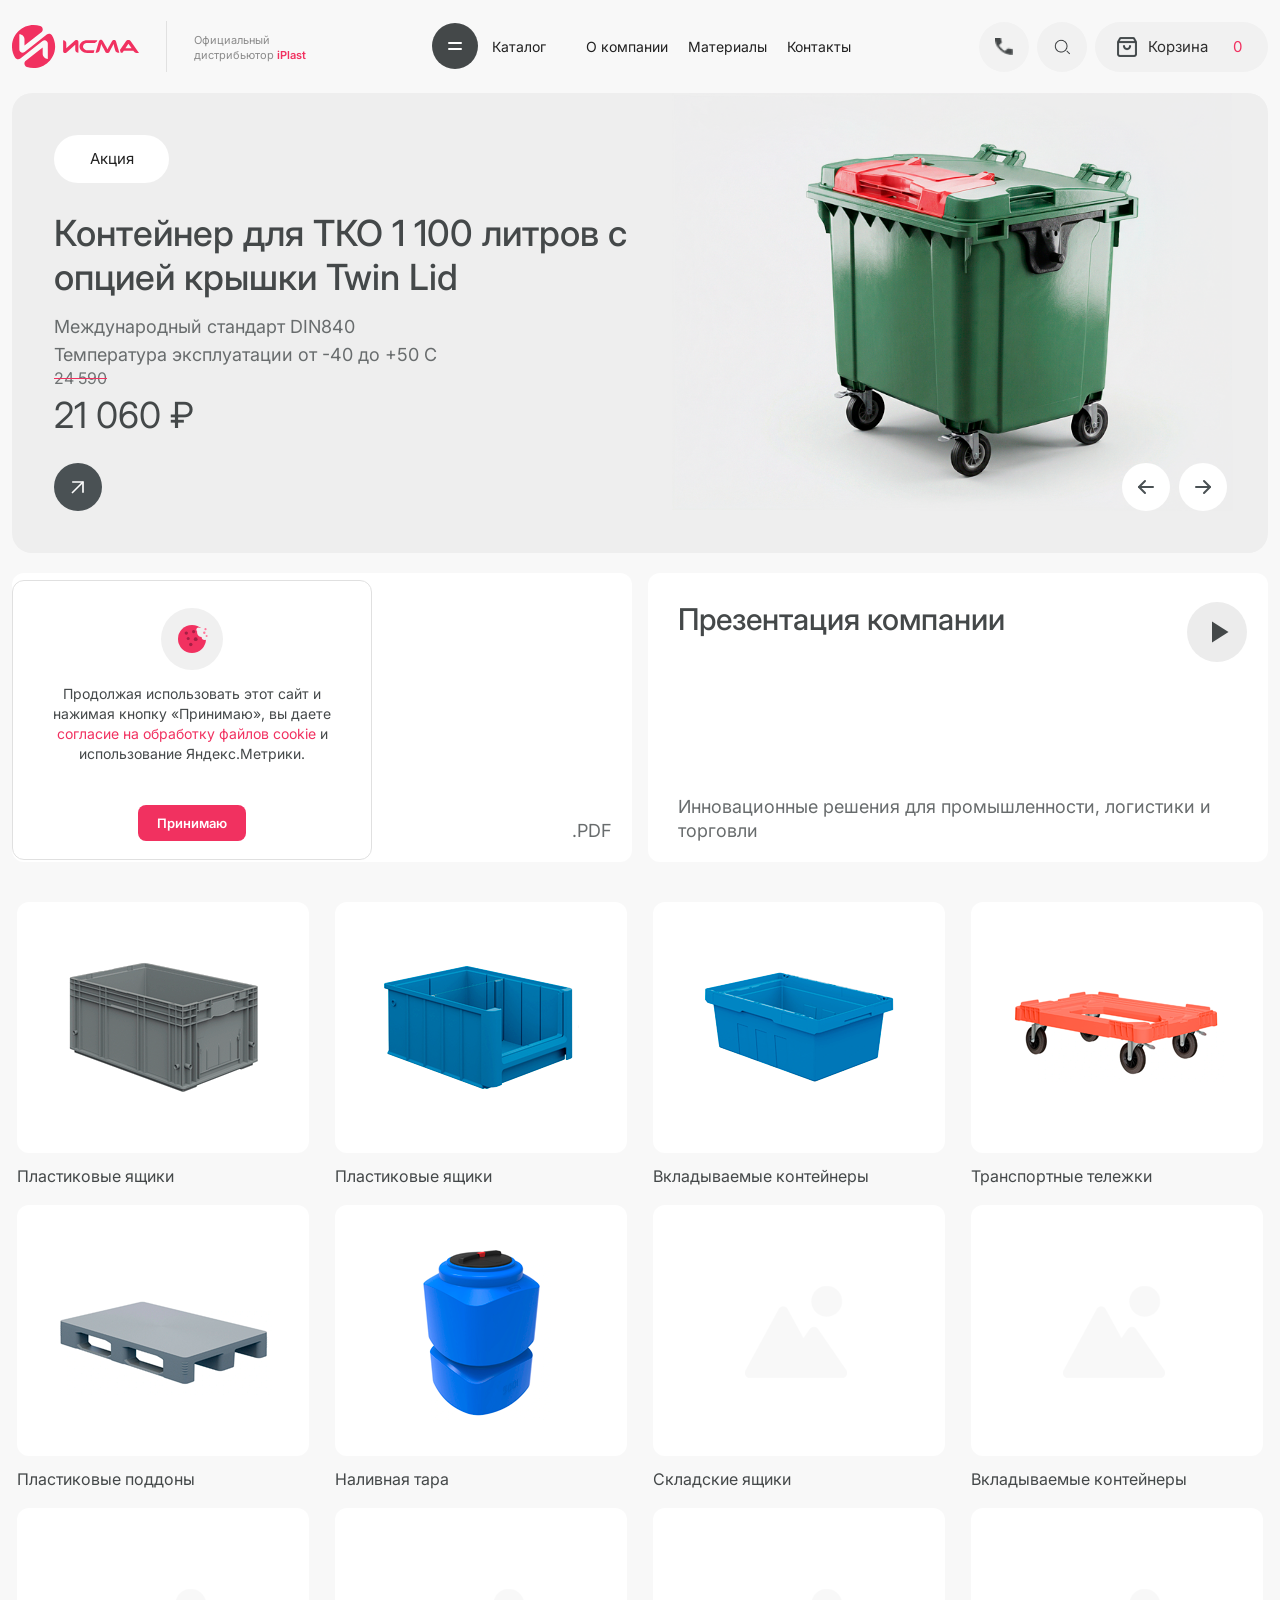
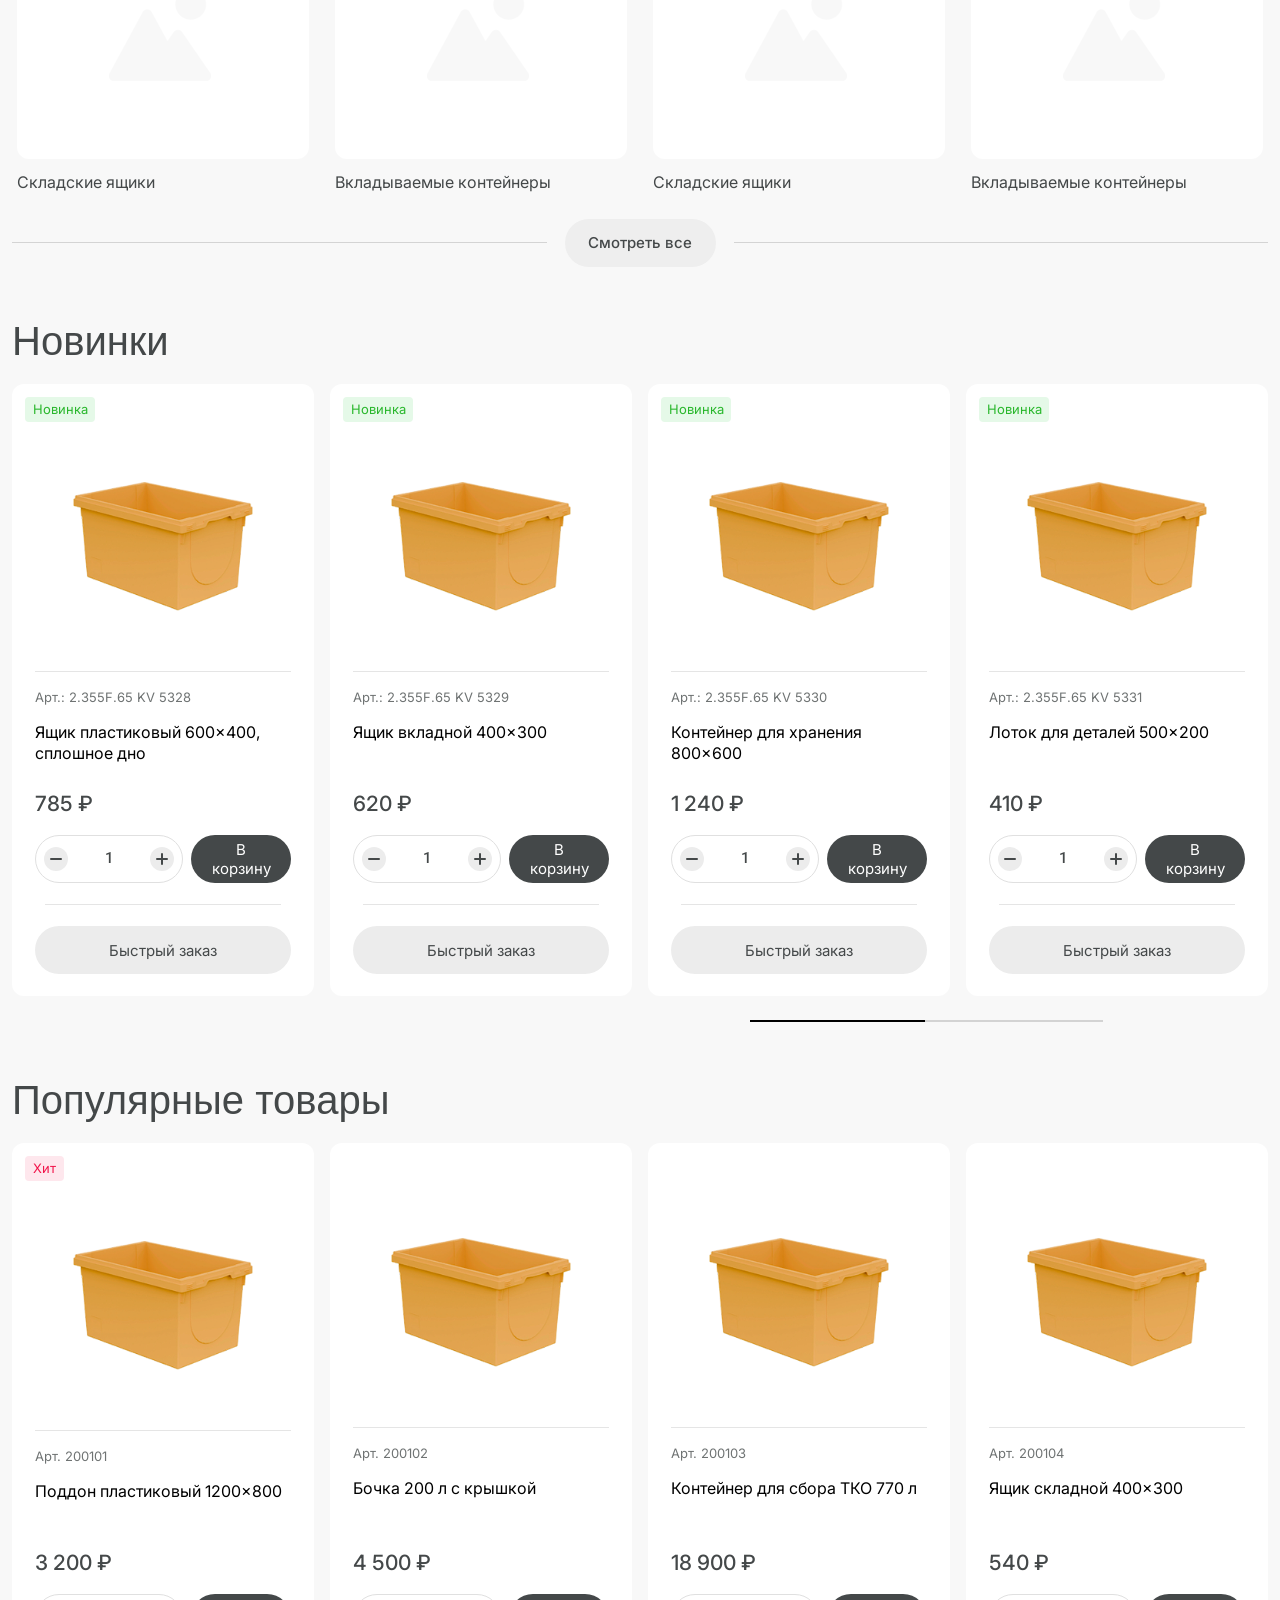
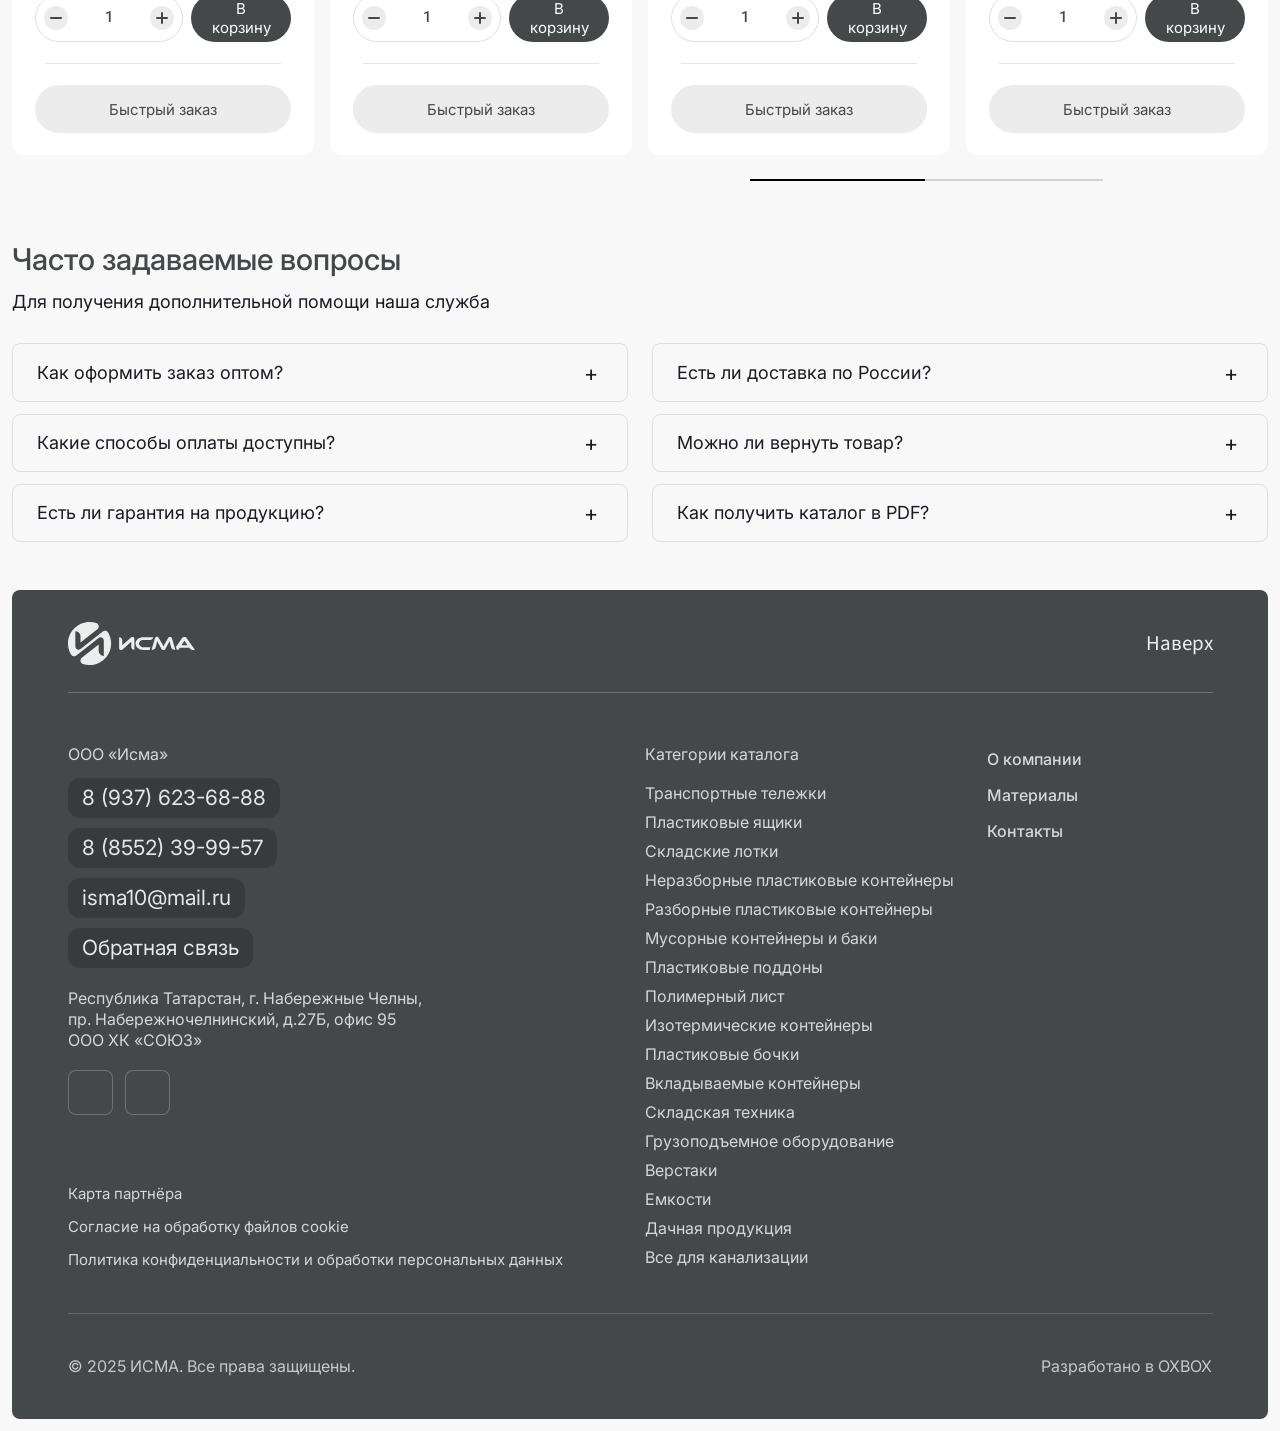
<file: index.html>
<!DOCTYPE html>
<html lang="ru"> 
  <head>
    <meta charset="utf-8" />
    <meta name="viewport" content="width=device-width, initial-scale=1" />
    <title>ИСМА — контейнеры и тара</title>
    <link rel="preconnect" href="https://fonts.googleapis.com" />
    <link rel="preconnect" href="https://fonts.gstatic.com" crossorigin />
    <link
      href="https://fonts.googleapis.com/css2?family=Inter:wght@400;500;600;700&family=Roboto:wght@400;500;600;700&family=Source+Sans+3:wght@400;500;600;700&display=swap"
      rel="stylesheet"
    />
    <link rel="stylesheet" href="style.css?v=84" />
  </head>
  <body>
    <header class="site-header">
      <div class="container site-header__inner">
        <div class="brand">
          <a href="#" class="logo" aria-label="ИСМА на главную">
            <img class="logo__img" src="assets/исма.svg" width="144" height="49" alt="ИСМА" />
          </a>
          <span class="brand__divider" aria-hidden="true"></span>
          <div class="brand__sub" aria-label="Официальный дистрибьютор iPlast">
            <span>Официальный</span>
            <span>дистрибьютор <b><span class="brand__sub-accent">iPlast</span></b></span>
          </div>
        </div>
        <nav class="nav" aria-label="Основное меню">
          <div class="nav__link nav__link--catalog">
            <button
              type="button"
              id="catalogMegaOpen"
              class="nav__catalog-btn"
              aria-label="Открыть каталог"
              aria-haspopup="true"
              aria-expanded="false"
              aria-controls="catalogMega"
            >
              <span class="nav__catalog-eq" aria-hidden="true"></span>
            </button>
            <a class="nav__catalog-text" href="#catalog">Каталог</a>
          </div>
          <a class="nav__link" href="#about">О компании</a>
          <a class="nav__link" href="#materials">Материалы</a>
          <a class="nav__link" href="#contacts">Контакты</a>
        </nav>
        <div class="header-tools">
          <a class="header-tools__phone" href="tel:+79376236888">
            <span class="header-tools__phone-icon" aria-hidden="true">
              <svg
                class="header-tools__phone-svg header-tools__phone-svg--desktop"
                width="20"
                height="20"
                viewBox="0 0 24 24"
                fill="none"
                stroke="currentColor"
                stroke-width="2"
              >
                <path
                  stroke-linecap="round"
                  stroke-linejoin="round"
                  d="M3 5a2 2 0 012-2h3.28a1 1 0 01.948.684l1.498 4.493a1 1 0 01-.502 1.21l-2.257 1.13a11.042 11.042 0 005.516 5.516l1.13-2.257a1 1 0 011.21-.502l4.493 1.498a1 1 0 01.684.949V19a2 2 0 01-2 2h-1C9.716 21 3 14.284 3 6V5z"
                />
              </svg>
              <img
                class="header-tools__phone-img header-tools__phone-img--mobile"
                src="assets/phone-icon-mobile.png"
                width="14"
                height="14"
                alt=""
              />
            </span>
            <span class="header-tools__phone-text">+7 937 623 68 88</span>
          </a>
          <button type="button" class="header-tools__icon" aria-label="Поиск">
            <svg
              class="header-tools__icon-svg header-tools__icon-svg--desktop"
              viewBox="0 0 24 24"
              fill="none"
              stroke="currentColor"
              stroke-width="2"
              aria-hidden="true"
            >
              <circle cx="11" cy="11" r="7" />
              <path d="M20 20l-3-3" stroke-linecap="round" />
            </svg>
            <img
              class="header-tools__icon-img header-tools__icon-img--mobile"
              src="assets/search-icon-mobile.png"
              width="20"
              height="20"
              alt=""
            />
          </button>
          <a class="header-tools__pill" href="basket.html" aria-label="Корзина">
            <span class="header-tools__pill-icon" aria-hidden="true">
              <img
                class="header-tools__pill-img header-tools__pill-img--desktop"
                src="assets/Korzina.webp"
                width="20"
                height="20"
                alt=""
              />
              <img
                class="header-tools__pill-img header-tools__pill-img--mobile"
                src="assets/cart-icon-mobile.png"
                width="20"
                height="20"
                alt=""
              />
            </span>
            <span class="header-tools__pill-text">Корзина</span>
            <span class="header-tools__pill-badge" aria-label="0 товаров">0</span>
          </a>
          <button type="button" class="header-tools__menu" aria-label="Открыть меню">
            <img
              class="header-tools__menu-img"
              src="assets/Burger.png"
              width="15"
              height="8"
              alt=""
              aria-hidden="true"
            />
          </button>
        </div>
      </div>
    </header>

    <div class="catalog-mega" id="catalogMega" hidden aria-hidden="true">
      <div class="catalog-mega__backdrop"></div>
      <div class="container catalog-mega__sheet-wrap">
        <div class="catalog-mega__sheet" role="dialog" aria-modal="true" aria-labelledby="catalogMegaTitle">
          <div class="catalog-mega__inner">
          <h2 id="catalogMegaTitle" class="visually-hidden">Каталог</h2>
          <div class="catalog-mega__layout">
            <aside class="catalog-mega__sidebar" aria-label="Разделы каталога">
              <ul class="catalog-mega__primary">
                <li><a href="#" data-mega-panel="full">Пластиковые ящики</a></li>
                <li><a href="#" data-mega-panel="compact">Пластиковые ящики</a></li>
                <li><a href="#" data-mega-panel="empty">Складские лотки</a></li>
                <li><a href="#" data-mega-panel="empty">Неразборные пластиковые контейнеры</a></li>
                <li><a href="#" data-mega-panel="empty">Пластиковые ящики</a></li>
                <li><a href="#" data-mega-panel="empty">Складские лотки</a></li>
                <li><a href="#" data-mega-panel="empty">Неразборные пластиковые контейнеры</a></li>
                <li><a href="#" data-mega-panel="empty">Пластиковые ящики</a></li>
                <li><a href="#" data-mega-panel="empty">Складские лотки</a></li>
                <li><a href="#" data-mega-panel="empty">Неразборные пластиковые контейнеры</a></li>
                <li><a href="#" data-mega-panel="empty">Пластиковые ящики</a></li>
                <li><a href="#" data-mega-panel="empty">Складские лотки</a></li>
              </ul>
            </aside>
            <div class="catalog-mega__main">
              <div class="catalog-mega__cols">
                <div class="catalog-mega__col">
                  <ul class="catalog-mega__sub">
                    <li><a href="katalog.html">Пищевые пластиковые ящики</a></li>
                    <li><a href="#">Евроконтейнеры ЕС</a></li>
                    <li><a href="#">Вкладываемые ящики INSTORE</a></li>
                    <li><a href="#">Складные ящики</a></li>
                    <li><a href="#">Контейнеры KLT</a></li>
                    <li><a href="#">Универсальные ящики</a></li>
                    <li><a href="#">Комплектующие для ящиков</a></li>
                  </ul>
                </div>
                <div class="catalog-mega__col">
                  <ul class="catalog-mega__sub">
                    <li><a href="#">Пищевые пластиковые ящики</a></li>
                    <li><a href="#">Евроконтейнеры ЕС</a></li>
                    <li><a href="#">Вкладываемые ящики INSTORE</a></li>
                    <li><a href="#">Складные ящики</a></li>
                    <li><a href="#">Контейнеры KLT</a></li>
                    <li><a href="#">Универсальные ящики</a></li>
                    <li><a href="#">Комплектующие для ящиков</a></li>
                  </ul>
                </div>
                <div class="catalog-mega__col">
                  <ul class="catalog-mega__sub">
                    <li><a href="#">Пищевые пластиковые ящики</a></li>
                    <li><a href="#">Евроконтейнеры ЕС</a></li>
                    <li><a href="#">Вкладываемые ящики INSTORE</a></li>
                    <li><a href="#">Складные ящики</a></li>
                    <li><a href="#">Контейнеры KLT</a></li>
                    <li><a href="#">Универсальные ящики</a></li>
                    <li><a href="#">Комплектующие для ящиков</a></li>
                  </ul>
                </div>
              </div>
            </div>
          </div>
          </div>
        </div>
      </div>
    </div>

    <div class="mobile-menu" id="mobileMenu" aria-hidden="true" hidden>
      <div class="mobile-menu__backdrop"></div>
      <div class="mobile-menu__panel">
        <a href="#top" class="mobile-menu__brand" aria-label="ИСМА на главную">
          <img class="logo__img mobile-menu__logo" src="assets/logofooter.png" alt="ИСМА" />
        </a>
        <button type="button" class="mobile-menu__close" aria-label="Закрыть меню">
          <svg viewBox="0 0 11 11" aria-hidden="true">
            <path d="M1 1L10 10" />
            <path d="M10 1L1 10" />
          </svg>
        </button>
        <nav class="mobile-menu__links" aria-label="Мобильное меню">
          <div class="mobile-menu__title">Категории каталога</div>
          <div class="mobile-menu__catalog">
            <a href="#catalog-trolleys">Транспортные тележки</a>
            <a href="katalog.html">Пластиковые ящики</a>
            <a href="#catalog-trays">Складские лотки</a>
            <a href="#catalog-containers-sealed">Неразборные пластиковые контейнеры</a>
            <a href="#catalog-containers-hinged">Разборные пластиковые контейнеры</a>
            <a href="#catalog-waste">Мусорные контейнеры и баки</a>
            <a href="#catalog-pallets">Пластиковые поддоны</a>
            <a href="#catalog-polymer">Полимерный лист</a>
            <a href="#catalog-isothermal">Изотермические контейнеры</a>
            <a href="#catalog-barrels">Пластиковые бочки</a>
          </div>
          <div class="mobile-menu__primary">
            <a href="#about">О компании</a>
            <a href="#materials">Материалы</a>
            <a href="#contacts">Контакты</a>
          </div>
          <a class="mobile-menu__feedback" href="#contacts">Обратная связь</a>
        </nav>
      </div>
    </div>

    <main>
      <section class="hero-block">
        <div class="container hero-grid">
          <div class="hero-main">
            <div class="hero-main__slides">
              <article class="hero-main__card is-active" data-slide="0" aria-hidden="false">
                <div class="hero-main__content">
                  <span class="hero-main__badge">Акция</span>
                  <h1 class="hero-main__title">
                    Контейнер для ТКО 1 100 литров с опцией крышки Twin Lid
                  </h1>
                  <p class="hero-main__meta">
                    Международный стандарт DIN840<br />
                    Температура эксплуатации от -40 до +50 C
                  </p>

                  <div class="hero-main__bottom">
                    <div class="hero-main__prices">
                      <div class="hero-main__old">24 590</div>
                      <div class="hero-main__price">21 060 ₽</div>
                    </div>
                    <button type="button" class="hero-main__cta" aria-label="Подробнее">
                      <svg width="20" height="20" viewBox="0 0 24 24" fill="none" xmlns="http://www.w3.org/2000/svg" aria-hidden="true">
                        <path d="M5 6H18V19" stroke="currentColor" stroke-width="2" stroke-miterlimit="10"></path>
                        <path d="M4.79999 19.2L18 6" stroke="currentColor" stroke-width="2" stroke-miterlimit="10"></path>
                      </svg>
                    </button>
                  </div>
                </div>

                <div class="hero-main__visual" aria-hidden="true">
                  <img
                    class="hero-main__photo"
                    src="assets/Musorka.webp"
                    width="773"
                    height="576"
                    alt=""
                  />
                </div>
              </article>

              <article class="hero-main__card" data-slide="1" aria-hidden="true">
                <div class="hero-main__content">
                  <span class="hero-main__badge">Акция</span>
                  <h2 class="hero-main__title">
                    Круглый пластиковый таз 45 л с усиленными ручками
                  </h2>
                  <p class="hero-main__meta">
                    Пищевой полимер, устойчивый к УФ. Диаметр 520 мм, высота 180 мм. Подходит для пищевой и промышленной сферы.
                  </p>

                  <div class="hero-main__bottom">
                    <div class="hero-main__prices">
                      <div class="hero-main__old">3 200</div>
                      <div class="hero-main__price">2 890 ₽</div>
                    </div>
                    <button type="button" class="hero-main__cta" aria-label="Подробнее">
                      <svg width="20" height="20" viewBox="0 0 24 24" fill="none" xmlns="http://www.w3.org/2000/svg" aria-hidden="true">
                        <path d="M5 6H18V19" stroke="currentColor" stroke-width="2" stroke-miterlimit="10"></path>
                        <path d="M4.79999 19.2L18 6" stroke="currentColor" stroke-width="2" stroke-miterlimit="10"></path>
                      </svg>
                    </button>
                  </div>
                </div>

                <div class="hero-main__visual" aria-hidden="true">
                  <img
                    class="hero-main__photo"
                    src="assets/MusorkaZerkalo.webp"
                    width="773"
                    height="576"
                    alt=""
                  />
                </div>
              </article>
            </div>

            <div class="hero-main__nav">
              <button type="button" class="hero-main__nav-btn hero-main__nav-btn--prev" aria-label="Предыдущий слайд">
                <svg viewBox="0 0 24 24" aria-hidden="true">
                  <path d="M19 12H5" />
                  <path d="M11 6L5 12L11 18" />
                </svg>
              </button>
              <button type="button" class="hero-main__nav-btn hero-main__nav-btn--next" aria-label="Следующий слайд">
                <svg viewBox="0 0 24 24" aria-hidden="true">
                  <path d="M5 12H19" />
                  <path d="M13 6L19 12L13 18" />
                </svg>
              </button>
              <div class="hero-main__progress" aria-hidden="true">
                <div class="hero-main__progress-track"></div>
              </div>
            </div>
          </div>
          <aside class="hero-side">
            <div class="hero-card hero-card--catalog">
              <h2 class="hero-card__title">Каталог<br />продукции</h2>
              <div class="hero-card__spacer" aria-hidden="true"></div>
              <div class="hero-card__footer hero-card__footer--split">
                <a class="hero-card__link" href="#">Скачать</a>
                <span class="hero-card__ext">.PDF</span>
              </div>
            </div>
            <div class="hero-card hero-card--presentation">
              <div class="hero-card__head">
                <h2 class="hero-card__title">Презентация компании</h2>
                <a class="hero-card__play" href="#" aria-label="Смотреть презентацию">
                  <svg width="36" height="36" viewBox="0 0 24 24" fill="currentColor" aria-hidden="true">
                    <path d="M8 5v14l11-7z" />
                  </svg>
                </a>
              </div>
              <div class="hero-card__spacer" aria-hidden="true"></div>
              <p class="hero-card__desc">
                Инновационные решения для промышленности, логистики и торговли
              </p>
            </div>
          </aside>
        </div>
      </section>

      <section class="section-cats" id="catalog">
        <div class="container">
          <div class="cat-row" id="catalog-grid">
            <a class="cat-card" id="catalog-crates" href="katalog.html">
              <div class="cat-card__box">
                <div class="cat-card__thumb">
                  <img src="assets/Korobka.webp" width="160" height="160" alt="" loading="lazy" />
                </div>
              </div>
              <div class="cat-card__label">Пластиковые ящики</div>
            </a>
            <a class="cat-card" href="#">
              <div class="cat-card__box">
                <div class="cat-card__thumb">
                  <img src="assets/2.webp" width="160" height="160" alt="" loading="lazy" />
                </div>
              </div>
              <div class="cat-card__label">Пластиковые ящики</div>
            </a>
            <a class="cat-card" id="catalog-containers-sealed" href="#catalog-containers-sealed">
              <div class="cat-card__box">
                <div class="cat-card__thumb">
                  <img src="assets/3.webp" width="160" height="160" alt="" loading="lazy" />
                </div>
              </div>
              <div class="cat-card__label">Вкладываемые контейнеры</div>
            </a>
            <a class="cat-card" id="catalog-trolleys" href="#catalog-trolleys">
              <div class="cat-card__box">
                <div class="cat-card__thumb">
                  <img src="assets/4.webp" width="160" height="160" alt="" loading="lazy" />
                </div>
              </div>
              <div class="cat-card__label">Транспортные тележки</div>
            </a>
            <a class="cat-card" id="catalog-pallets" href="#catalog-pallets">
              <div class="cat-card__box">
                <div class="cat-card__thumb">
                  <img src="assets/5.webp" width="160" height="160" alt="" loading="lazy" />
                </div>
              </div>
              <div class="cat-card__label">Пластиковые поддоны</div>
            </a>
            <a class="cat-card" id="catalog-barrels" href="#catalog-barrels">
              <div class="cat-card__box">
                <div class="cat-card__thumb">
                  <img src="assets/6.webp" width="160" height="160" alt="" loading="lazy" />
                </div>
              </div>
              <div class="cat-card__label">Наливная тара</div>
            </a>
            <a class="cat-card" id="catalog-trays" href="#catalog-trays">
              <div class="cat-card__box">
                <div class="cat-card__thumb">
                  <img src="assets/7.webp" width="160" height="160" alt="" loading="lazy" />
                </div>
              </div>
              <div class="cat-card__label">Складские ящики</div>
            </a>
            <a class="cat-card" id="catalog-containers-hinged" href="#catalog-containers-hinged">
              <div class="cat-card__box">
                <div class="cat-card__thumb">
                  <img src="assets/7.webp" width="160" height="160" alt="" loading="lazy" />
                </div>
              </div>
              <div class="cat-card__label">Вкладываемые контейнеры</div>
            </a>
            <a class="cat-card" href="#">
              <div class="cat-card__box">
                <div class="cat-card__thumb">
                  <img src="assets/7.webp" width="160" height="160" alt="" loading="lazy" />
                </div>
              </div>
              <div class="cat-card__label">Складские ящики</div>
            </a>
            <a class="cat-card" href="#">
              <div class="cat-card__box">
                <div class="cat-card__thumb">
                  <img src="assets/7.webp" width="160" height="160" alt="" loading="lazy" />
                </div>
              </div>
              <div class="cat-card__label">Вкладываемые контейнеры</div>
            </a>
            <a class="cat-card" href="#">
              <div class="cat-card__box">
                <div class="cat-card__thumb">
                  <img src="assets/7.webp" width="160" height="160" alt="" loading="lazy" />
                </div>
              </div>
              <div class="cat-card__label">Складские ящики</div>
            </a>
            <a class="cat-card" href="#">
              <div class="cat-card__box">
                <div class="cat-card__thumb">
                  <img src="assets/7.webp" width="160" height="160" alt="" loading="lazy" />
                </div>
              </div>
              <div class="cat-card__label">Вкладываемые контейнеры</div>
            </a>
            <a class="cat-card" id="catalog-waste" href="#catalog-waste">
              <div class="cat-card__box">
                <div class="cat-card__thumb">
                  <img src="assets/7.webp" width="160" height="160" alt="" loading="lazy" />
                </div>
              </div>
              <div class="cat-card__label">Контейнеры ТКО</div>
            </a>
            <a class="cat-card" id="catalog-isothermal" href="#catalog-isothermal">
              <div class="cat-card__box">
                <div class="cat-card__thumb">
                  <img src="assets/7.webp" width="160" height="160" alt="" loading="lazy" />
                </div>
              </div>
              <div class="cat-card__label">Тележки платформенные</div>
            </a>
            <a class="cat-card" href="#">
              <div class="cat-card__box">
                <div class="cat-card__thumb">
                  <img src="assets/7.webp" width="160" height="160" alt="" loading="lazy" />
                </div>
              </div>
              <div class="cat-card__label">Решётки и ограждения</div>
            </a>
            <a class="cat-card" id="catalog-polymer" href="#catalog-polymer">
              <div class="cat-card__box">
                <div class="cat-card__thumb">
                  <img src="assets/7.webp" width="160" height="160" alt="" loading="lazy" />
                </div>
              </div>
              <div class="cat-card__label">Прочая тара</div>
            </a>
          </div>
          <div class="section-cats__more">
            <span class="section-cats__line" aria-hidden="true"></span>
            <button type="button" class="section-cats__btn" aria-expanded="false" aria-controls="catalog-grid">
              Смотреть все
            </button>
            <span class="section-cats__line" aria-hidden="true"></span>
          </div>
        </div>
      </section>

      <section class="section-products" aria-labelledby="novelties-title">
        <div class="container">
          <div class="section-products__head">
            <h2 id="novelties-title" class="section-products__title">Новинки</h2>
          </div>
          <div class="product-scroll" id="novelties-scroll">
            <div class="product-grid product-grid--novelties">
            <article class="product-card">
              <div class="product-card__badges">
                <span class="badge badge--new">Новинка</span>
              </div>
              <div class="product-card__img">
                <a class="product-card__img-link" href="tovar.html" aria-label="Подробнее о товаре">
                  <img src="assets/Tazik.webp" width="200" height="160" alt="" loading="lazy" />
                </a>
              </div>
              <hr class="product-card__divider" aria-hidden="true" />
              <div class="product-card__sku">Арт.: 2.355F.65 KV 5328</div>
              <div class="product-card__name">Ящик пластиковый 600×400, сплошное дно</div>
              <div class="product-card__price">785 ₽</div>
              <div class="product-card__row">
                <div class="qty">
                  <button type="button" aria-label="Уменьшить"><span class="qty__btn-text qty__btn-text--minus" aria-hidden="true"></span></button>
                  <span>1</span>
                  <button type="button" aria-label="Увеличить"><span class="qty__btn-text qty__btn-text--plus" aria-hidden="true"></span></button>
                </div>
                <button type="button" class="btn-cart">В корзину</button>
              </div>
              <button type="button" class="btn-quick">Быстрый заказ</button>
            </article>
            <article class="product-card">
              <div class="product-card__badges">
                <span class="badge badge--new">Новинка</span>
              </div>
              <div class="product-card__img">
                <a class="product-card__img-link" href="tovar.html" aria-label="Подробнее о товаре">
                  <img src="assets/Tazik.webp" width="200" height="160" alt="" loading="lazy" />
                </a>
              </div>
              <hr class="product-card__divider" aria-hidden="true" />
              <div class="product-card__sku">Арт.: 2.355F.65 KV 5329</div>
              <div class="product-card__name">Ящик вкладной 400×300</div>
              <div class="product-card__price">620 ₽</div>
              <div class="product-card__row">
                <div class="qty">
                  <button type="button" aria-label="Уменьшить"><span class="qty__btn-text qty__btn-text--minus" aria-hidden="true"></span></button>
                  <span>1</span>
                  <button type="button" aria-label="Увеличить"><span class="qty__btn-text qty__btn-text--plus" aria-hidden="true"></span></button>
                </div>
                <button type="button" class="btn-cart">В корзину</button>
              </div>
              <button type="button" class="btn-quick">Быстрый заказ</button>
            </article>
            <article class="product-card">
              <div class="product-card__badges">
                <span class="badge badge--new">Новинка</span>
              </div>
              <div class="product-card__img">
                <a class="product-card__img-link" href="tovar.html" aria-label="Подробнее о товаре">
                  <img src="assets/Tazik.webp" width="200" height="160" alt="" loading="lazy" />
                </a>
              </div>
              <hr class="product-card__divider" aria-hidden="true" />
              <div class="product-card__sku">Арт.: 2.355F.65 KV 5330</div>
              <div class="product-card__name">Контейнер для хранения 800×600</div>
              <div class="product-card__price">1 240 ₽</div>
              <div class="product-card__row">
                <div class="qty">
                  <button type="button" aria-label="Уменьшить"><span class="qty__btn-text qty__btn-text--minus" aria-hidden="true"></span></button>
                  <span>1</span>
                  <button type="button" aria-label="Увеличить"><span class="qty__btn-text qty__btn-text--plus" aria-hidden="true"></span></button>
                </div>
                <button type="button" class="btn-cart">В корзину</button>
              </div>
              <button type="button" class="btn-quick">Быстрый заказ</button>
            </article>
            <article class="product-card">
              <div class="product-card__badges">
                <span class="badge badge--new">Новинка</span>
              </div>
              <div class="product-card__img">
                <a class="product-card__img-link" href="tovar.html" aria-label="Подробнее о товаре">
                  <img src="assets/Tazik.webp" width="200" height="160" alt="" loading="lazy" />
                </a>
              </div>
              <hr class="product-card__divider" aria-hidden="true" />
              <div class="product-card__sku">Арт.: 2.355F.65 KV 5331</div>
              <div class="product-card__name">Лоток для деталей 500×200</div>
              <div class="product-card__price">410 ₽</div>
              <div class="product-card__row">
                <div class="qty">
                  <button type="button" aria-label="Уменьшить"><span class="qty__btn-text qty__btn-text--minus" aria-hidden="true"></span></button>
                  <span>1</span>
                  <button type="button" aria-label="Увеличить"><span class="qty__btn-text qty__btn-text--plus" aria-hidden="true"></span></button>
                </div>
                <button type="button" class="btn-cart">В корзину</button>
              </div>
              <button type="button" class="btn-quick">Быстрый заказ</button>
            </article>
            <article class="product-card">
              <div class="product-card__badges">
                <span class="badge badge--new">Новинка</span>
              </div>
              <div class="product-card__img">
                <a class="product-card__img-link" href="tovar.html" aria-label="Подробнее о товаре">
                  <img src="assets/Tazik.webp" width="200" height="160" alt="" loading="lazy" />
                </a>
              </div>
              <hr class="product-card__divider" aria-hidden="true" />
              <div class="product-card__sku">Арт.: 2.355F.65 KV 5332</div>
              <div class="product-card__name">Ящик перфорированный 600×400</div>
              <div class="product-card__price">890 ₽</div>
              <div class="product-card__row">
                <div class="qty">
                  <button type="button" aria-label="Уменьшить"><span class="qty__btn-text qty__btn-text--minus" aria-hidden="true"></span></button>
                  <span>1</span>
                  <button type="button" aria-label="Увеличить"><span class="qty__btn-text qty__btn-text--plus" aria-hidden="true"></span></button>
                </div>
                <button type="button" class="btn-cart">В корзину</button>
              </div>
              <button type="button" class="btn-quick">Быстрый заказ</button>
            </article>
            <article class="product-card">
              <div class="product-card__badges">
                <span class="badge badge--new">Новинка</span>
              </div>
              <div class="product-card__img">
                <a class="product-card__img-link" href="tovar.html" aria-label="Подробнее о товаре">
                  <img src="assets/Tazik.webp" width="200" height="160" alt="" loading="lazy" />
                </a>
              </div>
              <hr class="product-card__divider" aria-hidden="true" />
              <div class="product-card__sku">Арт.: 2.355F.65 KV 5333</div>
              <div class="product-card__name">Ящик с крышкой 400×300×280</div>
              <div class="product-card__price">1 050 ₽</div>
              <div class="product-card__row">
                <div class="qty">
                  <button type="button" aria-label="Уменьшить"><span class="qty__btn-text qty__btn-text--minus" aria-hidden="true"></span></button>
                  <span>1</span>
                  <button type="button" aria-label="Увеличить"><span class="qty__btn-text qty__btn-text--plus" aria-hidden="true"></span></button>
                </div>
                <button type="button" class="btn-cart">В корзину</button>
              </div>
              <button type="button" class="btn-quick">Быстрый заказ</button>
            </article>
            <article class="product-card">
              <div class="product-card__badges">
                <span class="badge badge--new">Новинка</span>
              </div>
              <div class="product-card__img">
                <a class="product-card__img-link" href="tovar.html" aria-label="Подробнее о товаре">
                  <img src="assets/Tazik.webp" width="200" height="160" alt="" loading="lazy" />
                </a>
              </div>
              <hr class="product-card__divider" aria-hidden="true" />
              <div class="product-card__sku">Арт.: 2.355F.65 KV 5334</div>
              <div class="product-card__name">Контейнер многоярусный 600×400</div>
              <div class="product-card__price">2 100 ₽</div>
              <div class="product-card__row">
                <div class="qty">
                  <button type="button" aria-label="Уменьшить"><span class="qty__btn-text qty__btn-text--minus" aria-hidden="true"></span></button>
                  <span>1</span>
                  <button type="button" aria-label="Увеличить"><span class="qty__btn-text qty__btn-text--plus" aria-hidden="true"></span></button>
                </div>
                <button type="button" class="btn-cart">В корзину</button>
              </div>
              <button type="button" class="btn-quick">Быстрый заказ</button>
            </article>
            <article class="product-card">
              <div class="product-card__badges">
                <span class="badge badge--new">Новинка</span>
              </div>
              <div class="product-card__img">
                <a class="product-card__img-link" href="tovar.html" aria-label="Подробнее о товаре">
                  <img src="assets/Tazik.webp" width="200" height="160" alt="" loading="lazy" />
                </a>
              </div>
              <hr class="product-card__divider" aria-hidden="true" />
              <div class="product-card__sku">Арт.: 2.355F.65 KV 5335</div>
              <div class="product-card__name">Лоток для деталей 300×200×150</div>
              <div class="product-card__price">350 ₽</div>
              <div class="product-card__row">
                <div class="qty">
                  <button type="button" aria-label="Уменьшить"><span class="qty__btn-text qty__btn-text--minus" aria-hidden="true"></span></button>
                  <span>1</span>
                  <button type="button" aria-label="Увеличить"><span class="qty__btn-text qty__btn-text--plus" aria-hidden="true"></span></button>
                </div>
                <button type="button" class="btn-cart">В корзину</button>
              </div>
              <button type="button" class="btn-quick">Быстрый заказ</button>
            </article>
            </div>
          </div>
          <div class="product-strip product-strip--novelties" id="novelties-strip" aria-hidden="true">
            <div class="product-strip__hit-area">
              <div class="product-strip__track">
                <span class="product-strip__fill"></span>
              </div>
            </div>
          </div>
        </div>
      </section>

      <section class="section-products" aria-labelledby="popular-title">
        <div class="container">
          <div class="section-products__head">
            <h2 id="popular-title" class="section-products__title">Популярные товары</h2>
          </div>
          <div class="product-scroll" id="popular-scroll">
            <div class="product-grid product-grid--popular">
            <article class="product-card">
              <div class="product-card__badges">
                <span class="badge badge--sale">Хит</span>
              </div>
              <div class="product-card__img">
                <a class="product-card__img-link" href="tovar.html" aria-label="Подробнее о товаре">
                  <img src="assets/Tazik.webp" width="200" height="160" alt="" loading="lazy" />
                </a>
              </div>
              <hr class="product-card__divider" aria-hidden="true" />
              <div class="product-card__sku">Арт. 200101</div>
              <div class="product-card__name">Поддон пластиковый 1200×800</div>
              <div class="product-card__price">3 200 ₽</div>
              <div class="product-card__row">
                <div class="qty">
                  <button type="button" aria-label="Уменьшить"><span class="qty__btn-text qty__btn-text--minus" aria-hidden="true"></span></button>
                  <span>1</span>
                  <button type="button" aria-label="Увеличить"><span class="qty__btn-text qty__btn-text--plus" aria-hidden="true"></span></button>
                </div>
                <button type="button" class="btn-cart">В корзину</button>
              </div>
              <button type="button" class="btn-quick">Быстрый заказ</button>
            </article>
            <article class="product-card">
              <div class="product-card__badges"></div>
              <div class="product-card__img">
                <a class="product-card__img-link" href="tovar.html" aria-label="Подробнее о товаре">
                  <img src="assets/Tazik.webp" width="200" height="160" alt="" loading="lazy" />
                </a>
              </div>
              <hr class="product-card__divider" aria-hidden="true" />
              <div class="product-card__sku">Арт. 200102</div>
              <div class="product-card__name">Бочка 200 л с крышкой</div>
              <div class="product-card__price">4 500 ₽</div>
              <div class="product-card__row">
                <div class="qty">
                  <button type="button" aria-label="Уменьшить"><span class="qty__btn-text qty__btn-text--minus" aria-hidden="true"></span></button>
                  <span>1</span>
                  <button type="button" aria-label="Увеличить"><span class="qty__btn-text qty__btn-text--plus" aria-hidden="true"></span></button>
                </div>
                <button type="button" class="btn-cart">В корзину</button>
              </div>
              <button type="button" class="btn-quick">Быстрый заказ</button>
            </article>
            <article class="product-card">
              <div class="product-card__badges"></div>
              <div class="product-card__img">
                <a class="product-card__img-link" href="tovar.html" aria-label="Подробнее о товаре">
                  <img src="assets/Tazik.webp" width="200" height="160" alt="" loading="lazy" />
                </a>
              </div>
              <hr class="product-card__divider" aria-hidden="true" />
              <div class="product-card__sku">Арт. 200103</div>
              <div class="product-card__name">Контейнер для сбора ТКО 770 л</div>
              <div class="product-card__price">18 900 ₽</div>
              <div class="product-card__row">
                <div class="qty">
                  <button type="button" aria-label="Уменьшить"><span class="qty__btn-text qty__btn-text--minus" aria-hidden="true"></span></button>
                  <span>1</span>
                  <button type="button" aria-label="Увеличить"><span class="qty__btn-text qty__btn-text--plus" aria-hidden="true"></span></button>
                </div>
                <button type="button" class="btn-cart">В корзину</button>
              </div>
              <button type="button" class="btn-quick">Быстрый заказ</button>
            </article>
            <article class="product-card">
              <div class="product-card__badges"></div>
              <div class="product-card__img">
                <a class="product-card__img-link" href="tovar.html" aria-label="Подробнее о товаре">
                  <img src="assets/Tazik.webp" width="200" height="160" alt="" loading="lazy" />
                </a>
              </div>
              <hr class="product-card__divider" aria-hidden="true" />
              <div class="product-card__sku">Арт. 200104</div>
              <div class="product-card__name">Ящик складной 400×300</div>
              <div class="product-card__price">540 ₽</div>
              <div class="product-card__row">
                <div class="qty">
                  <button type="button" aria-label="Уменьшить"><span class="qty__btn-text qty__btn-text--minus" aria-hidden="true"></span></button>
                  <span>1</span>
                  <button type="button" aria-label="Увеличить"><span class="qty__btn-text qty__btn-text--plus" aria-hidden="true"></span></button>
                </div>
                <button type="button" class="btn-cart">В корзину</button>
              </div>
              <button type="button" class="btn-quick">Быстрый заказ</button>
            </article>
            <article class="product-card">
              <div class="product-card__badges"></div>
              <div class="product-card__img">
                <a class="product-card__img-link" href="tovar.html" aria-label="Подробнее о товаре">
                  <img src="assets/Tazik.webp" width="200" height="160" alt="" loading="lazy" />
                </a>
              </div>
              <hr class="product-card__divider" aria-hidden="true" />
              <div class="product-card__sku">Арт. 200105</div>
              <div class="product-card__name">Тележка платформенная 600×400</div>
              <div class="product-card__price">7 800 ₽</div>
              <div class="product-card__row">
                <div class="qty">
                  <button type="button" aria-label="Уменьшить"><span class="qty__btn-text qty__btn-text--minus" aria-hidden="true"></span></button>
                  <span>1</span>
                  <button type="button" aria-label="Увеличить"><span class="qty__btn-text qty__btn-text--plus" aria-hidden="true"></span></button>
                </div>
                <button type="button" class="btn-cart">В корзину</button>
              </div>
              <button type="button" class="btn-quick">Быстрый заказ</button>
            </article>
            <article class="product-card">
              <div class="product-card__badges"></div>
              <div class="product-card__img">
                <a class="product-card__img-link" href="tovar.html" aria-label="Подробнее о товаре">
                  <img src="assets/Tazik.webp" width="200" height="160" alt="" loading="lazy" />
                </a>
              </div>
              <hr class="product-card__divider" aria-hidden="true" />
              <div class="product-card__sku">Арт. 200106</div>
              <div class="product-card__name">Поддон лёгкий 1000×600</div>
              <div class="product-card__price">2 450 ₽</div>
              <div class="product-card__row">
                <div class="qty">
                  <button type="button" aria-label="Уменьшить"><span class="qty__btn-text qty__btn-text--minus" aria-hidden="true"></span></button>
                  <span>1</span>
                  <button type="button" aria-label="Увеличить"><span class="qty__btn-text qty__btn-text--plus" aria-hidden="true"></span></button>
                </div>
                <button type="button" class="btn-cart">В корзину</button>
              </div>
              <button type="button" class="btn-quick">Быстрый заказ</button>
            </article>
            <article class="product-card">
              <div class="product-card__badges"></div>
              <div class="product-card__img">
                <a class="product-card__img-link" href="tovar.html" aria-label="Подробнее о товаре">
                  <img src="assets/Tazik.webp" width="200" height="160" alt="" loading="lazy" />
                </a>
              </div>
              <hr class="product-card__divider" aria-hidden="true" />
              <div class="product-card__sku">Арт. 200107</div>
              <div class="product-card__name">Еврокуб 1000 л</div>
              <div class="product-card__price">12 900 ₽</div>
              <div class="product-card__row">
                <div class="qty">
                  <button type="button" aria-label="Уменьшить"><span class="qty__btn-text qty__btn-text--minus" aria-hidden="true"></span></button>
                  <span>1</span>
                  <button type="button" aria-label="Увеличить"><span class="qty__btn-text qty__btn-text--plus" aria-hidden="true"></span></button>
                </div>
                <button type="button" class="btn-cart">В корзину</button>
              </div>
              <button type="button" class="btn-quick">Быстрый заказ</button>
            </article>
            <article class="product-card">
              <div class="product-card__badges">
                <span class="badge badge--sale">Хит</span>
              </div>
              <div class="product-card__img">
                <a class="product-card__img-link" href="tovar.html" aria-label="Подробнее о товаре">
                  <img src="assets/Tazik.webp" width="200" height="160" alt="" loading="lazy" />
                </a>
              </div>
              <hr class="product-card__divider" aria-hidden="true" />
              <div class="product-card__sku">Арт. 200108</div>
              <div class="product-card__name">Контейнер для хранения 800×600</div>
              <div class="product-card__price">1 890 ₽</div>
              <div class="product-card__row">
                <div class="qty">
                  <button type="button" aria-label="Уменьшить"><span class="qty__btn-text qty__btn-text--minus" aria-hidden="true"></span></button>
                  <span>1</span>
                  <button type="button" aria-label="Увеличить"><span class="qty__btn-text qty__btn-text--plus" aria-hidden="true"></span></button>
                </div>
                <button type="button" class="btn-cart">В корзину</button>
              </div>
              <button type="button" class="btn-quick">Быстрый заказ</button>
            </article>
            </div>
          </div>
          <div class="product-strip product-strip--popular" id="popular-strip" aria-hidden="true">
            <div class="product-strip__hit-area">
              <div class="product-strip__track">
                <span class="product-strip__fill"></span>
              </div>
            </div>
          </div>
        </div>
      </section>

      <section class="section-faq" id="materials">
        <div class="container">
          <header class="section-faq__intro">
            <h2 class="section-faq__title">Часто задаваемые вопросы</h2>
            <p class="section-faq__lede">
              Для получения дополнительной помощи наша служба
            </p>
          </header>
          <div class="faq-grid">
            <div class="faq-column">
              <div class="faq-item">
                <button type="button" class="faq-item__q" aria-expanded="false">
                  Как оформить заказ оптом?
                  <span class="faq-item__icon" aria-hidden="true"></span>
                </button>
                <div class="faq-item__a">
                  <div class="faq-item__a-inner">
                    Оставьте заявку через корзину или свяжитесь с менеджером по телефону. Мы подготовим
                    коммерческое предложение и согласуем сроки поставки.
                  </div>
                </div>
              </div>
              <div class="faq-item">
                <button type="button" class="faq-item__q" aria-expanded="false">
                  Какие способы оплаты доступны?
                  <span class="faq-item__icon" aria-hidden="true"></span>
                </button>
                <div class="faq-item__a">
                  <div class="faq-item__a-inner">
                    Для юридических лиц — безналичный расчёт по счёту. Уточняйте условия отсрочки у
                    менеджера.
                  </div>
                </div>
              </div>
              <div class="faq-item">
                <button type="button" class="faq-item__q" aria-expanded="false">
                  Есть ли гарантия на продукцию?
                  <span class="faq-item__icon" aria-hidden="true"></span>
                </button>
                <div class="faq-item__a">
                  <div class="faq-item__a-inner">
                    На изделия распространяется гарантия производителя. Сроки указаны в паспорте изделия.
                  </div>
                </div>
              </div>
            </div>
            <div class="faq-column">
              <div class="faq-item">
                <button type="button" class="faq-item__q" aria-expanded="false">
                  Есть ли доставка по России?
                  <span class="faq-item__icon" aria-hidden="true"></span>
                </button>
                <div class="faq-item__a">
                  <div class="faq-item__a-inner">
                    Да, доставляем транспортными компаниями в регионы. Стоимость рассчитывается
                    индивидуально в зависимости от объёма и направления.
                  </div>
                </div>
              </div>
              <div class="faq-item">
                <button type="button" class="faq-item__q" aria-expanded="false">
                  Можно ли вернуть товар?
                  <span class="faq-item__icon" aria-hidden="true"></span>
                </button>
                <div class="faq-item__a">
                  <div class="faq-item__a-inner">
                    Возврат возможен в соответствии с законодательством и договором поставки. Подробности
                    уточняйте у отдела продаж.
                  </div>
                </div>
              </div>
              <div class="faq-item">
                <button type="button" class="faq-item__q" aria-expanded="false">
                  Как получить каталог в PDF?
                  <span class="faq-item__icon" aria-hidden="true"></span>
                </button>
                <div class="faq-item__a">
                  <div class="faq-item__a-inner">
                    Скачайте файл по ссылке «Каталог продукции» в блоке справа от главного баннера или
                    запросите у менеджера.
                  </div>
                </div>
              </div>
            </div>
          </div>
        </div>
      </section>
    </main>

    <footer class="site-footer" id="contacts">
      <div class="container">
        <div class="site-footer__head">
          <div class="site-footer__head-inner">
            <div class="site-footer__head-top">
              <a href="#" class="logo" aria-label="ИСМА на главную">
                <img class="logo__img logo__img--footer" src="assets/исма.svg" alt="ИСМА" />
              </a>
              <a class="footer-to-top" href="#top">Наверх</a>
            </div>
            <div class="site-footer__head-line" aria-hidden="true"></div>
          </div>
        </div>
        <div class="footer-grid">
          <div class="footer-brand">
            <div class="footer-brand__company">ООО «Исма»</div>

            <div class="footer-brand__contacts">
              <a class="footer-pill" href="tel:+79376236888">8 (937) 623-68-88</a>
              <a class="footer-pill" href="tel:+78552399957">8 (8552) 39-99-57</a>
              <a class="footer-pill" href="mailto:isma10@mail.ru">isma10@mail.ru</a>
            </div>

            <a class="footer-pill footer-pill--action" href="#">Обратная связь</a>

            <div class="footer-brand__address">
              Республика Татарстан, г. Набережные Челны,<br />пр. Набережночелнинский, д.27Б, офис 95<br />ООО ХК «СОЮЗ»
            </div>

            <div class="footer-social" aria-label="Социальные сети">
              <a href="#" aria-label="ВКонтакте"></a>
              <a href="#" aria-label="Telegram"></a>
            </div>

            <div class="footer-brand__links">
              <a href="#">Карта партнёра</a>
              <a href="SoglasieCookie.html">Согласие на обработку файлов cookie</a>
              <a href="PolitikaConfidencialnosti.html">Политика конфиденциальности и обработки персональных данных</a>
            </div>
          </div>
          <div class="footer-col footer-col--catalog">
            <h3 class="footer-col__title">Категории каталога</h3>
            <ul>
              <li><a href="#">Транспортные тележки</a></li>
              <li><a href="#">Пластиковые ящики</a></li>
              <li><a href="#">Складские лотки</a></li>
              <li><a href="#">Неразборные пластиковые контейнеры</a></li>
              <li><a href="#">Разборные пластиковые контейнеры</a></li>
              <li><a href="#">Мусорные контейнеры и баки</a></li>
              <li><a href="#">Пластиковые поддоны</a></li>
              <li><a href="#">Полимерный лист</a></li>
              <li><a href="#">Изотермические контейнеры</a></li>
              <li><a href="#">Пластиковые бочки</a></li>
              <li><a href="#">Вкладываемые контейнеры</a></li>
              <li><a href="#">Складская техника</a></li>
              <li><a href="#">Грузоподъемное оборудование</a></li>
              <li><a href="#">Верстаки</a></li>
              <li><a href="#">Емкости</a></li>
              <li><a href="#">Дачная продукция</a></li>
              <li><a href="#">Все для канализации</a></li>
            </ul>
          </div>
          <div class="footer-col footer-col--company">
            <ul>
              <li><a href="#about">О компании</a></li>
              <li><a href="#materials">Материалы</a></li>
              <li><a href="#contacts">Контакты</a></li>
            </ul>
          </div>
        </div>
        <div class="footer-bottom">
          <span>© 2025 ИСМА. Все права защищены.</span>
          <span><a href="https://oxbox.ru/" target="_blank" rel="noopener noreferrer">Разработано в OXBOX</a></span>
        </div>
      </div>
    </footer>

    <div class="cookie-banner" id="cookieBanner" role="region" aria-label="Уведомление о cookie" hidden>
      <span class="cookie-banner__icon" aria-hidden="true">
        <svg width="48" height="48" viewBox="0 0 40 40" fill="none" xmlns="http://www.w3.org/2000/svg">
          <defs>
            <mask id="cookieBiteMask">
              <rect width="40" height="40" fill="#ffffff" />
              <circle cx="29.7" cy="13.4" r="4.6" fill="#000000" />
              <circle cx="32.9" cy="17.8" r="3.3" fill="#000000" />
              <circle cx="26.7" cy="10.8" r="2.4" fill="#000000" />
            </mask>
          </defs>

          <circle cx="20" cy="20" r="14" fill="#F13160" mask="url(#cookieBiteMask)" />
          <circle cx="14.3" cy="14.1" r="1.7" fill="#A61F44" />
          <circle cx="21.6" cy="12.6" r="1.6" fill="#A61F44" />
          <circle cx="16.2" cy="19.4" r="1.5" fill="#A61F44" />
          <circle cx="23.7" cy="20.2" r="1.9" fill="#A61F44" />
          <circle cx="18.8" cy="25.5" r="1.7" fill="#A61F44" />

          <circle cx="32.3" cy="13.7" r="1.2" fill="#FF7A9D" />
          <circle cx="34.6" cy="17.1" r="1" fill="#FF7A9D" />
          <circle cx="33.5" cy="10.2" r="1.1" fill="#FF7A9D" />
        </svg>
      </span>
      <p class="cookie-banner__text">
        Продолжая использовать этот сайт и нажимая кнопку «Принимаю», вы даете
        <a href="SoglasieCookie.html" class="cookie-banner__link">согласие на обработку файлов cookie</a>
        и использование Яндекс.Метрики.
      </p>
      <button type="button" class="cookie-banner__btn" id="cookieBannerAccept">Принимаю</button>
    </div>

    <script src="cookie-banner.js"></script>
    <script src="mobile-menu.js"></script>
    <script src="catalog-mega.js?v=5"></script>
    <script>
      (function () {
        var row = document.getElementById("catalog-grid");
        var more = document.querySelector(".section-cats__more");
        var btn = document.querySelector(".section-cats__btn");
        if (!row || !more || !btn) return;
        var cards = row.querySelectorAll(".cat-card");
        var mqMobile = window.matchMedia("(max-width: 768px)");
        var expanded = false;

        function catalogLimit() {
          return mqMobile.matches ? 8 : 12;
        }

        function sync() {
          var limit = catalogLimit();
          if (cards.length <= limit) {
            more.hidden = true;
            for (var i = 0; i < cards.length; i++) {
              cards[i].hidden = false;
            }
            expanded = false;
            btn.textContent = "Смотреть все";
            btn.setAttribute("aria-expanded", "false");
            return;
          }
          more.hidden = false;
          for (var i = 0; i < cards.length; i++) {
            cards[i].hidden = i < limit ? false : !expanded;
          }
          btn.textContent = expanded ? "Свернуть" : "Смотреть все";
          btn.setAttribute("aria-expanded", expanded ? "true" : "false");
        }

        btn.addEventListener("click", function () {
          expanded = !expanded;
          sync();
        });

        function onCatalogViewportChange() {
          expanded = false;
          sync();
        }

        if (typeof mqMobile.addEventListener === "function") {
          mqMobile.addEventListener("change", onCatalogViewportChange);
        } else if (typeof mqMobile.addListener === "function") {
          mqMobile.addListener(onCatalogViewportChange);
        }

        function revealCard(el) {
          if (!el || !row.contains(el)) return;
          expanded = true;
          sync();
          requestAnimationFrame(function () {
            requestAnimationFrame(function () {
              el.scrollIntoView({ behavior: "smooth", block: "center" });
            });
          });
        }

        window.ismaCatalogReveal = revealCard;

        function applyCatalogHash() {
          var h = location.hash;
          if (!h || h.indexOf("#catalog-") !== 0) return;
          var id = h.slice(1);
          var el = document.getElementById(id);
          if (el) revealCard(el);
        }

        window.addEventListener("hashchange", applyCatalogHash);
        if (document.readyState === "loading") {
          document.addEventListener("DOMContentLoaded", applyCatalogHash);
        } else {
          applyCatalogHash();
        }

        sync();
      })();

      (function initFaqAccordion() {
        var keyboardMode = false;
        document.addEventListener("keydown", function (e) {
          if (e.key === "Tab") keyboardMode = true;
        });
        document.addEventListener("mousedown", function () {
          keyboardMode = false;
        });
        document.addEventListener(
          "touchstart",
          function () {
            keyboardMode = false;
          },
          { passive: true }
        );

        function closeAllFaq() {
          document.querySelectorAll(".faq-item").forEach(function (i) {
            i.classList.remove("faq-item--open");
            var b = i.querySelector(".faq-item__q");
            if (b) b.setAttribute("aria-expanded", "false");
          });
        }

        function openFaqItem(item) {
          var b = item.querySelector(".faq-item__q");
          if (!b) return;
          closeAllFaq();
          item.classList.add("faq-item--open");
          b.setAttribute("aria-expanded", "true");
        }

        document.querySelectorAll(".faq-item").forEach(function (item) {
          var btn = item.querySelector(".faq-item__q");
          if (!btn) return;

          btn.addEventListener("click", function () {
            var wasOpen = item.classList.contains("faq-item--open");
            closeAllFaq();
            if (!wasOpen) {
              item.classList.add("faq-item--open");
              btn.setAttribute("aria-expanded", "true");
            }
          });

          btn.addEventListener("focusin", function () {
            if (!keyboardMode) return;
            if (item.classList.contains("faq-item--open")) return;
            openFaqItem(item);
          });
        });
      })();

      function snapProductScrollToNearestCard(scrollEl) {
        var cards = scrollEl.querySelectorAll(".product-card");
        if (!cards.length) return;
        var maxScroll = Math.max(0, scrollEl.scrollWidth - scrollEl.clientWidth);
        if (maxScroll <= 1) return;
        var sl = scrollEl.scrollLeft;
        var srect = scrollEl.getBoundingClientRect();
        var best = 0;
        var bestDist = Infinity;
        for (var i = 0; i < cards.length; i++) {
          var card = cards[i];
          var crect = card.getBoundingClientRect();
          var target = sl + (crect.left - srect.left);
          target = Math.max(0, Math.min(maxScroll, target));
          var d = Math.abs(sl - target);
          if (d < bestDist) {
            bestDist = d;
            best = target;
          }
        }
        scrollEl.scrollLeft = best;
      }

      function initProductCarousel(scrollId, stripId) {
        var scroll = document.getElementById(scrollId);
        var strip = document.getElementById(stripId);
        if (!scroll || !strip) return;
        var fill = strip.querySelector(".product-strip__fill");
        var track = strip.querySelector(".product-strip__track");
        var hitArea = strip.querySelector(".product-strip__hit-area");
        if (!fill || !track) return;
        var hitTarget = hitArea || track;

        function getMetrics() {
          var cw = scroll.clientWidth;
          var sw = scroll.scrollWidth;
          var sl = scroll.scrollLeft;
          var maxScroll = Math.max(0, sw - cw);
          var tw = track.offsetWidth || 353;
          var thumbW = maxScroll <= 1 ? tw : Math.max(2, (cw / sw) * tw);
          var maxLeft = Math.max(0, tw - thumbW);
          return {
            sw: sw,
            sl: sl,
            maxScroll: maxScroll,
            tw: tw,
            thumbW: thumbW,
            maxLeft: maxLeft,
          };
        }

        function updateStrip() {
          var m = getMetrics();
          if (m.maxScroll <= 1 || m.sw <= 0) {
            fill.style.width = m.tw + "px";
            fill.style.left = "0";
            return;
          }
          var posRatio = m.maxScroll > 0 ? m.sl / m.maxScroll : 0;
          var leftPx = posRatio * m.maxLeft;
          leftPx = Math.max(0, Math.min(m.maxLeft, leftPx));
          fill.style.width = m.thumbW + "px";
          fill.style.left = leftPx + "px";
        }

        function rafUpdate() {
          window.requestAnimationFrame(updateStrip);
        }

        scroll.addEventListener("scroll", rafUpdate, { passive: true });

        (function initDesktopDragScroll() {
          var dragPointerId = null;
          var dragStartX = 0;
          var dragStartScrollLeft = 0;
          var dragMoved = false;
          var DRAG_THRESHOLD = 4;

          function isDesktop() {
            return window.matchMedia("(min-width: 769px)").matches;
          }

          function onPointerDown(e) {
            if (!isDesktop()) return;
            if (e.pointerType === "mouse" && e.button !== 0) return;
            if (scroll.scrollWidth <= scroll.clientWidth + 1) return;
            dragPointerId = e.pointerId;
            dragStartX = e.clientX;
            dragStartScrollLeft = scroll.scrollLeft;
            dragMoved = false;
          }

          function onPointerMove(e) {
            if (dragPointerId === null || e.pointerId !== dragPointerId) return;
            if (!isDesktop()) return;
            var deltaFromStart = e.clientX - dragStartX;
            if (!dragMoved && Math.abs(deltaFromStart) < DRAG_THRESHOLD) return;
            if (!dragMoved) {
              dragMoved = true;
              scroll.classList.add("is-drag-scroll");
              try {
                scroll.setPointerCapture(e.pointerId);
              } catch (err) {}
            }
            e.preventDefault();
            var dx = dragStartX - e.clientX;
            var maxScroll = Math.max(0, scroll.scrollWidth - scroll.clientWidth);
            scroll.scrollLeft = Math.max(0, Math.min(maxScroll, dragStartScrollLeft + dx));
            rafUpdate();
          }

          function onPointerUp(e) {
            if (dragPointerId === null || e.pointerId !== dragPointerId) return;
            dragPointerId = null;
            scroll.classList.remove("is-drag-scroll");
            try {
              scroll.releasePointerCapture(e.pointerId);
            } catch (err) {}
            if (dragMoved) {
              snapProductScrollToNearestCard(scroll);
              rafUpdate();
              scroll.addEventListener(
                "click",
                function stopClick(ev) {
                  ev.preventDefault();
                  ev.stopPropagation();
                  scroll.removeEventListener("click", stopClick, true);
                },
                true
              );
            }
          }

          scroll.addEventListener("pointerdown", onPointerDown);
          scroll.addEventListener("pointermove", onPointerMove, { passive: false });
          scroll.addEventListener("pointerup", onPointerUp);
          scroll.addEventListener("pointercancel", onPointerUp);
        })();

        window.addEventListener("resize", rafUpdate);
        window.addEventListener("load", rafUpdate);
        scroll.querySelectorAll("img").forEach(function (img) {
          if (img.complete) return;
          img.addEventListener("load", rafUpdate);
        });
        if (window.ResizeObserver) {
          new ResizeObserver(rafUpdate).observe(scroll);
          new ResizeObserver(rafUpdate).observe(track);
        }
        rafUpdate();
        setTimeout(rafUpdate, 100);
        setTimeout(rafUpdate, 500);

        var dragging = false;
        var dragPointerId = null;
        var dragStartClientX = 0;
        var dragStartScrollLeft = 0;

        function onPointerDown(e) {
          if (e.pointerType === "mouse" && e.button !== 0) return;
          var m = getMetrics();
          if (m.maxScroll <= 1) return;
          var rect = track.getBoundingClientRect();
          var x = e.clientX - rect.left;
          x = Math.max(0, Math.min(m.tw, x));
          var thumbLeft = (m.sl / m.maxScroll) * m.maxLeft;

          if (x >= thumbLeft && x <= thumbLeft + m.thumbW) {
            e.preventDefault();
            dragging = true;
            dragPointerId = e.pointerId;
            dragStartClientX = e.clientX;
            dragStartScrollLeft = m.sl;
            strip.classList.add("is-dragging");
            try {
              hitTarget.setPointerCapture(e.pointerId);
            } catch (err) {}
          } else {
            e.preventDefault();
            var newLeft = x - m.thumbW / 2;
            newLeft = Math.max(0, Math.min(m.maxLeft, newLeft));
            scroll.scrollLeft = (newLeft / m.maxLeft) * m.maxScroll;
            snapProductScrollToNearestCard(scroll);
            rafUpdate();
          }
        }

        function onPointerMove(e) {
          if (!dragging || e.pointerId !== dragPointerId) return;
          var m = getMetrics();
          if (m.maxScroll <= 1) return;
          e.preventDefault();
          var dx = e.clientX - dragStartClientX;
          var dScroll = (dx / m.maxLeft) * m.maxScroll;
          scroll.scrollLeft = Math.max(0, Math.min(m.maxScroll, dragStartScrollLeft + dScroll));
          rafUpdate();
        }

        function onPointerUp(e) {
          if (!dragging || e.pointerId !== dragPointerId) return;
          dragging = false;
          dragPointerId = null;
          strip.classList.remove("is-dragging");
          try {
            hitTarget.releasePointerCapture(e.pointerId);
          } catch (err) {}
          snapProductScrollToNearestCard(scroll);
          rafUpdate();
        }

        hitTarget.addEventListener("pointerdown", onPointerDown, { passive: false });
        hitTarget.addEventListener("pointermove", onPointerMove, { passive: false });
        hitTarget.addEventListener("pointerup", onPointerUp);
        hitTarget.addEventListener("pointercancel", onPointerUp);
      }

      initProductCarousel("novelties-scroll", "novelties-strip");
      initProductCarousel("popular-scroll", "popular-strip");

      (function () {
        var hero = document.querySelector(".hero-main");
        if (!hero) return;
        var cards = hero.querySelectorAll(".hero-main__card");
        var prev = hero.querySelector(".hero-main__nav-btn--prev");
        var next = hero.querySelector(".hero-main__nav-btn--next");
        var progressTrack = hero.querySelector(".hero-main__progress-track");
        if (!cards.length || !prev || !next) return;

        var current = 0;
        var swipeStartX = 0;
        var swipeActive = false;
        var progressSegments = [];

        if (progressTrack) {
          progressTrack.innerHTML = "";
          for (var s = 0; s < cards.length; s++) {
            var seg = document.createElement("span");
            seg.className = "hero-main__progress-segment";
            seg.setAttribute("aria-hidden", "true");
            progressTrack.appendChild(seg);
            progressSegments.push(seg);
          }
        }

        function render() {
          cards.forEach(function (card, idx) {
            var on = idx === current;
            card.classList.toggle("is-active", on);
            card.setAttribute("aria-hidden", on ? "false" : "true");
          });
          progressSegments.forEach(function (seg, idx) {
            seg.classList.toggle("is-active", idx === current);
          });
        }

        function go(step) {
          current = (current + step + cards.length) % cards.length;
          render();
        }

        prev.addEventListener("click", function () {
          go(-1);
        });

        next.addEventListener("click", function () {
          go(1);
        });

        [prev, next].forEach(function (btn) {
          btn.addEventListener("mousedown", function () {
            btn.classList.add("is-pressed");
          });
          btn.addEventListener("mouseup", function () {
            btn.classList.remove("is-pressed");
          });
          btn.addEventListener("mouseleave", function () {
            btn.classList.remove("is-pressed");
          });
          btn.addEventListener(
            "touchstart",
            function () {
              btn.classList.add("is-pressed");
            },
            { passive: true }
          );
          btn.addEventListener("touchend", function () {
            btn.classList.remove("is-pressed");
          });
          btn.addEventListener("touchcancel", function () {
            btn.classList.remove("is-pressed");
          });
        });

        hero.addEventListener(
          "touchstart",
          function (e) {
            if (e.touches.length !== 1) return;
            swipeActive = true;
            swipeStartX = e.touches[0].clientX;
          },
          { passive: true }
        );

        hero.addEventListener(
          "touchend",
          function (e) {
            if (!swipeActive) return;
            swipeActive = false;
            var t = e.changedTouches[0];
            var dx = t.clientX - swipeStartX;
            var threshold = 48;
            if (dx <= -threshold) go(1);
            else if (dx >= threshold) go(-1);
          },
          { passive: true }
        );

        hero.addEventListener("touchcancel", function () {
          swipeActive = false;
        });

        render();
      })();

      (function () {
        function setPressed(btn, on) {
          btn.classList.toggle("is-pressed", on);
        }

        document.querySelectorAll(".qty").forEach(function (qty) {
          var span = qty.querySelector(":scope > span");
          var buttons = qty.querySelectorAll("button");
          if (!span || buttons.length < 2) return;
          var minus = buttons[0];
          var plus = buttons[1];

          minus.addEventListener("click", function () {
            var n = parseInt(span.textContent, 10);
            if (isNaN(n) || n < 1) n = 1;
            if (n > 1) span.textContent = String(n - 1);
          });

          plus.addEventListener("click", function () {
            var n = parseInt(span.textContent, 10);
            if (isNaN(n) || n < 1) n = 1;
            if (n < 9999) span.textContent = String(n + 1);
          });

          [minus, plus].forEach(function (btn) {
            btn.addEventListener("mousedown", function () {
              setPressed(btn, true);
            });
            btn.addEventListener("mouseup", function () {
              setPressed(btn, false);
            });
            btn.addEventListener("mouseleave", function () {
              setPressed(btn, false);
            });
            btn.addEventListener("touchstart", function () {
              setPressed(btn, true);
            }, { passive: true });
            btn.addEventListener("touchend", function () {
              setPressed(btn, false);
            });
            btn.addEventListener("touchcancel", function () {
              setPressed(btn, false);
            });
          });
        });
      })();
    </script>
  </body>
</html>
</file>
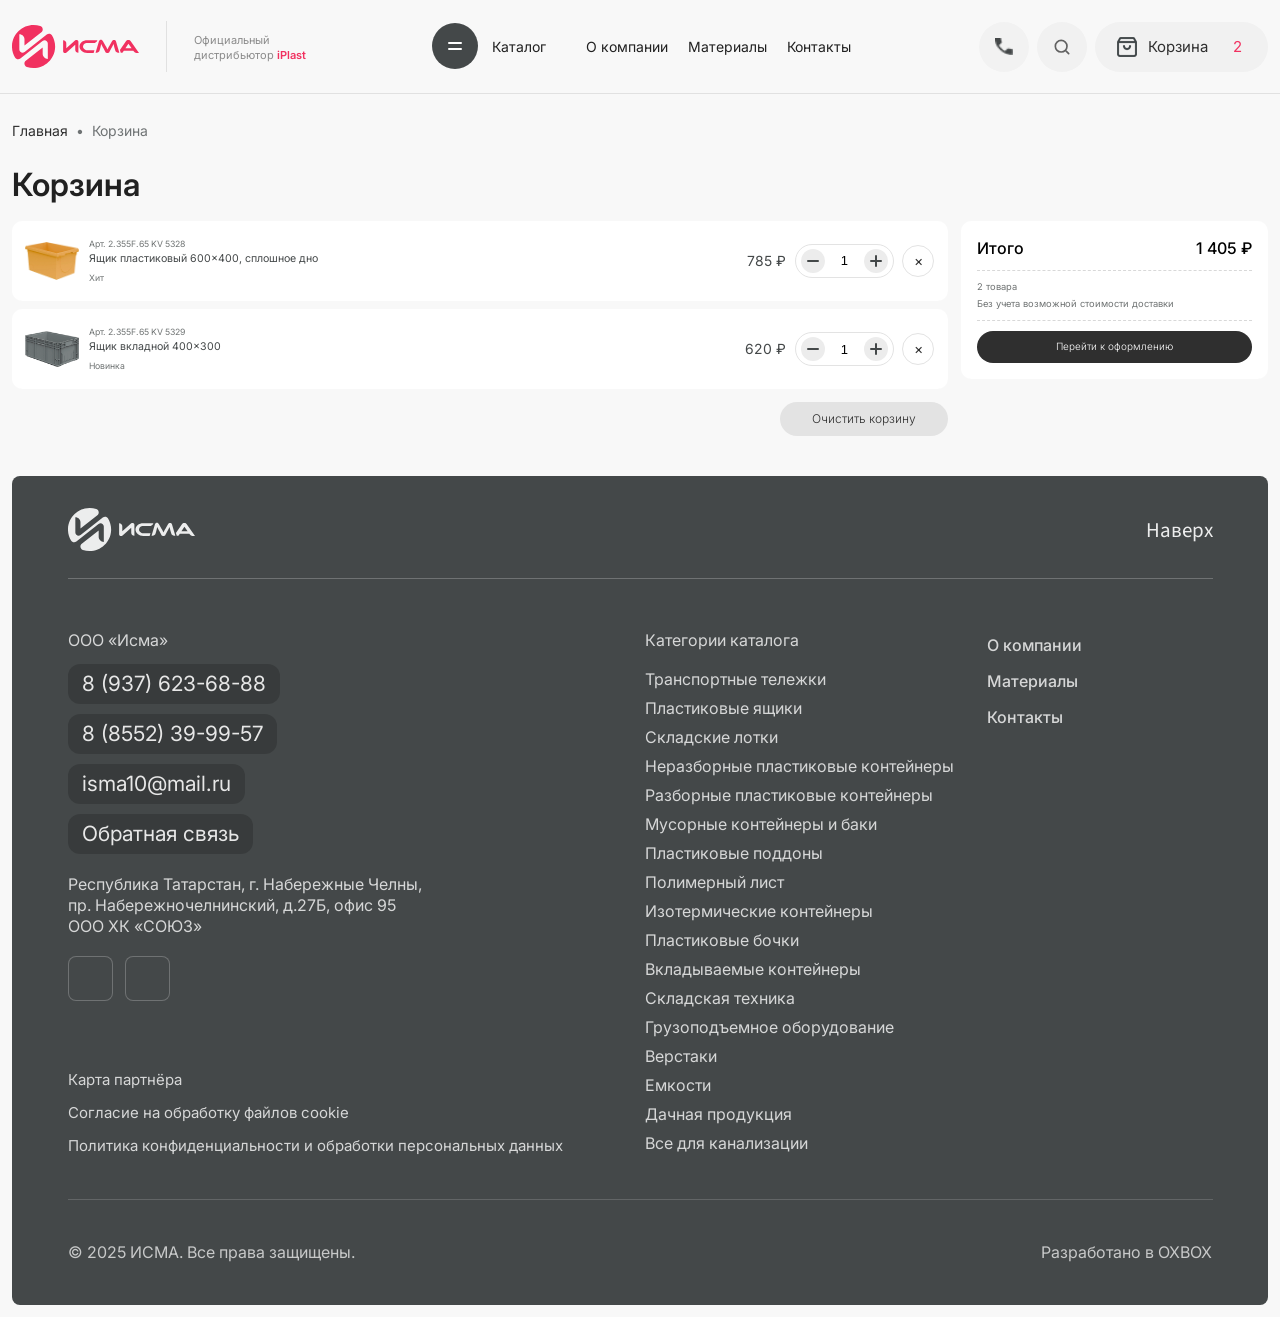
<file: basket.html>
<!DOCTYPE html>
<html lang="ru">
  <head>
    <meta charset="utf-8" />
    <meta name="viewport" content="width=device-width, initial-scale=1" />
    <title>Корзина — ИСМА</title>
    <link rel="preconnect" href="https://fonts.googleapis.com" />
    <link rel="preconnect" href="https://fonts.gstatic.com" crossorigin />
    <link
      href="https://fonts.googleapis.com/css2?family=Inter:wght@300;400;500;600;700&family=Roboto:wght@400;500;600;700&family=Source+Sans+3:wght@400;500;600;700&display=swap"
      rel="stylesheet"
    />
    <link rel="stylesheet" href="style.css?v=85" />
  </head>
  <body id="top" class="page-basket">
    <header class="site-header">
      <div class="container site-header__inner">
        <div class="brand">
          <a href="index.html" class="logo" aria-label="ИСМА на главную">
            <img class="logo__img" src="assets/исма.svg" width="144" height="49" alt="ИСМА" />
          </a>
          <span class="brand__divider" aria-hidden="true"></span>
          <div class="brand__sub" aria-label="Официальный дистрибьютор iPlast">
            <span>Официальный</span>
            <span>дистрибьютор <b><span class="brand__sub-accent">iPlast</span></b></span>
          </div>
        </div>
        <nav class="nav" aria-label="Основное меню">
          <a class="nav__link nav__link--catalog" href="index.html#catalog">
            <span class="nav__catalog-btn" aria-hidden="true"><span class="nav__catalog-eq"></span></span>
            Каталог
          </a>
          <a class="nav__link" href="index.html#about">О компании</a>
          <a class="nav__link" href="index.html#materials">Материалы</a>
          <a class="nav__link" href="index.html#contacts">Контакты</a>
        </nav>
        <div class="header-tools">
          <a class="header-tools__phone" href="tel:+79376236888">
            <span class="header-tools__phone-icon" aria-hidden="true">
              <svg
                class="header-tools__phone-svg header-tools__phone-svg--desktop"
                width="20"
                height="20"
                viewBox="0 0 24 24"
                fill="none"
                stroke="currentColor"
                stroke-width="2"
              >
                <path
                  stroke-linecap="round"
                  stroke-linejoin="round"
                  d="M3 5a2 2 0 012-2h3.28a1 1 0 01.948.684l1.498 4.493a1 1 0 01-.502 1.21l-2.257 1.13a11.042 11.042 0 005.516 5.516l1.13-2.257a1 1 0 011.21-.502l4.493 1.498a1 1 0 01.684.949V19a2 2 0 01-2 2h-1C9.716 21 3 14.284 3 6V5z"
                />
              </svg>
              <img
                class="header-tools__phone-img header-tools__phone-img--mobile"
                src="assets/phone-icon-mobile.png"
                width="14"
                height="14"
                alt=""
              />
            </span>
            <span class="header-tools__phone-text">+7 937 623 68 88</span>
          </a>
          <button type="button" class="header-tools__icon" aria-label="Поиск">
            <svg viewBox="0 0 24 24" fill="none" stroke="currentColor" stroke-width="2">
              <circle cx="11" cy="11" r="7" />
              <path d="M20 20l-3-3" stroke-linecap="round" />
            </svg>
          </button>
          <a class="header-tools__pill" href="basket.html" aria-label="Корзина">
            <span class="header-tools__pill-icon" aria-hidden="true">
              <img
                class="header-tools__pill-img header-tools__pill-img--desktop"
                src="assets/Korzina.webp"
                width="20"
                height="20"
                alt=""
              />
              <img
                class="header-tools__pill-img header-tools__pill-img--mobile"
                src="assets/cart-icon-mobile.png"
                width="20"
                height="20"
                alt=""
              />
            </span>
            <span class="header-tools__pill-text">Корзина</span>
            <span class="header-tools__pill-badge" aria-label="2 товара">2</span>
          </a>
          <button type="button" class="header-tools__menu" aria-label="Открыть меню">
            <svg width="15" height="8" viewBox="0 0 14.67 8" fill="none" aria-hidden="true">
              <rect width="14.67" height="2" rx="0.5" fill="currentColor" />
              <rect y="3" width="14.67" height="2" rx="0.5" fill="currentColor" />
              <rect y="6" width="14.67" height="2" rx="0.5" fill="currentColor" />
            </svg>
          </button>
        </div>
      </div>
    </header>

    <div class="mobile-menu" id="mobileMenu" aria-hidden="true" hidden>
      <div class="mobile-menu__backdrop"></div>
      <div class="mobile-menu__panel">
        <button type="button" class="mobile-menu__close" aria-label="Закрыть меню">×</button>
        <nav class="mobile-menu__links" aria-label="Мобильное меню">
          <a href="index.html#catalog">Каталог</a>
          <a href="index.html#about">О компании</a>
          <a href="index.html#materials">Материалы</a>
          <a href="index.html#contacts">Контакты</a>
        </nav>
      </div>
    </div>

    <main class="basket-page catalog-page">
      <section class="catalog-page__head">
        <div class="container">
          <nav class="catalog-page__breadcrumbs" aria-label="Хлебные крошки">
            <a href="index.html">Главная</a>
            <span class="catalog-page__breadcrumbs-muted" aria-hidden="true">•</span>
            <span class="catalog-page__breadcrumbs-muted">Корзина</span>
          </nav>
          <h1 class="catalog-page__title">Корзина</h1>
        </div>
      </section>

      <section class="basket-demo">
        <div class="container">
          <div class="basket-demo__wrapper">
            <div class="basket-demo__list-col">
            <div class="basket-demo__list">
              <article class="basket-item">
                <div class="basket-item__img">
                  <img src="assets/Tazik.webp" alt="Ящик пластиковый 600×400, сплошное дно" />
                </div>
                <div class="basket-item__info">
                  <p class="basket-item__art">Арт. 2.355F.65 KV 5328</p>
                  <p class="basket-item__name">Ящик пластиковый 600×400, сплошное дно</p>
                  <p class="basket-item__label">Хит</p>
                </div>
                <div class="basket-item__controls">
                  <p class="basket-item__price">785 ₽</p>
                  <div class="basket-item__qty">
                    <button type="button" aria-label="Уменьшить количество">
                      <span class="qty__btn-text qty__btn-text--minus" aria-hidden="true"></span>
                    </button>
                    <input type="number" min="1" value="1" />
                    <button type="button" aria-label="Увеличить количество">
                      <span class="qty__btn-text qty__btn-text--plus" aria-hidden="true"></span>
                    </button>
                  </div>
                  <button type="button" class="basket-item__remove" aria-label="Удалить товар">×</button>
                </div>
              </article>

              <article class="basket-item">
                <div class="basket-item__img">
                  <img src="assets/Korobka.webp" alt="Ящик вкладной 400×300" />
                </div>
                <div class="basket-item__info">
                  <p class="basket-item__art">Арт. 2.355F.65 KV 5329</p>
                  <p class="basket-item__name">Ящик вкладной 400×300</p>
                  <p class="basket-item__label">Новинка</p>
                </div>
                <div class="basket-item__controls">
                  <p class="basket-item__price">620 ₽</p>
                  <div class="basket-item__qty">
                    <button type="button" aria-label="Уменьшить количество">
                      <span class="qty__btn-text qty__btn-text--minus" aria-hidden="true"></span>
                    </button>
                    <input type="number" min="1" value="1" />
                    <button type="button" aria-label="Увеличить количество">
                      <span class="qty__btn-text qty__btn-text--plus" aria-hidden="true"></span>
                    </button>
                  </div>
                  <button type="button" class="basket-item__remove" aria-label="Удалить товар">×</button>
                </div>
              </article>
            </div>
            <div class="basket-demo__list-actions">
              <button type="button" class="basket-demo__clear">Очистить корзину</button>
            </div>
            </div>

            <aside class="basket-demo__summary">
              <div class="basket-demo__total">
                <span>Итого</span>
                <span>1 405 ₽</span>
              </div>
              <div class="basket-demo__meta">
                <p>2 товара</p>
                <p>Без учета возможной стоимости доставки</p>
              </div>
              <a href="order.html" class="basket-demo__checkout">Перейти к оформлению</a>
            </aside>
          </div>
        </div>
      </section>
    </main>

    <footer class="site-footer" id="contacts">
      <div class="container">
        <div class="site-footer__head">
          <div class="site-footer__head-inner">
            <div class="site-footer__head-top">
              <a href="index.html" class="logo" aria-label="ИСМА на главную">
                <img class="logo__img logo__img--footer" src="assets/исма.svg" alt="ИСМА" />
              </a>
              <a class="footer-to-top" href="#top">Наверх</a>
            </div>
            <div class="site-footer__head-line" aria-hidden="true"></div>
          </div>
        </div>
        <div class="footer-grid">
          <div class="footer-brand">
            <div class="footer-brand__company">ООО «Исма»</div>

            <div class="footer-brand__contacts">
              <a class="footer-pill" href="tel:+79376236888">8 (937) 623-68-88</a>
              <a class="footer-pill" href="tel:+78552399957">8 (8552) 39-99-57</a>
              <a class="footer-pill" href="mailto:isma10@mail.ru">isma10@mail.ru</a>
            </div>

            <a class="footer-pill footer-pill--action" href="#">Обратная связь</a>

            <div class="footer-brand__address">
              Республика Татарстан, г. Набережные Челны,<br />пр. Набережночелнинский, д.27Б, офис 95<br />ООО ХК «СОЮЗ»
            </div>

            <div class="footer-social" aria-label="Социальные сети">
              <a href="#" aria-label="ВКонтакте"></a>
              <a href="#" aria-label="Telegram"></a>
            </div>

            <div class="footer-brand__links">
              <a href="#">Карта партнёра</a>
              <a href="SoglasieCookie.html">Согласие на обработку файлов cookie</a>
              <a href="PolitikaConfidencialnosti.html">Политика конфиденциальности и обработки персональных данных</a>
            </div>
          </div>
          <div class="footer-col footer-col--catalog">
            <h3 class="footer-col__title">Категории каталога</h3>
            <ul>
              <li><a href="#">Транспортные тележки</a></li>
              <li><a href="#">Пластиковые ящики</a></li>
              <li><a href="#">Складские лотки</a></li>
              <li><a href="#">Неразборные пластиковые контейнеры</a></li>
              <li><a href="#">Разборные пластиковые контейнеры</a></li>
              <li><a href="#">Мусорные контейнеры и баки</a></li>
              <li><a href="#">Пластиковые поддоны</a></li>
              <li><a href="#">Полимерный лист</a></li>
              <li><a href="#">Изотермические контейнеры</a></li>
              <li><a href="#">Пластиковые бочки</a></li>
              <li><a href="#">Вкладываемые контейнеры</a></li>
              <li><a href="#">Складская техника</a></li>
              <li><a href="#">Грузоподъемное оборудование</a></li>
              <li><a href="#">Верстаки</a></li>
              <li><a href="#">Емкости</a></li>
              <li><a href="#">Дачная продукция</a></li>
              <li><a href="#">Все для канализации</a></li>
            </ul>
          </div>
          <div class="footer-col footer-col--company">
            <ul>
              <li><a href="index.html#about">О компании</a></li>
              <li><a href="index.html#materials">Материалы</a></li>
              <li><a href="index.html#contacts">Контакты</a></li>
            </ul>
          </div>
        </div>
        <div class="footer-bottom">
          <span>© 2025 ИСМА. Все права защищены.</span>
          <span><a href="https://oxbox.ru/" target="_blank" rel="noopener noreferrer">Разработано в OXBOX</a></span>
        </div>
      </div>
    </footer>

    <script src="cookie-banner.js"></script>
    <script src="mobile-menu.js"></script>
    <script>
      (function () {
        var wrappers = document.querySelectorAll(".basket-item__qty");
        if (!wrappers.length) return;

        wrappers.forEach(function (wrapper) {
          var input = wrapper.querySelector("input[type='number']");
          var decBtn = wrapper.querySelector("button:first-child");
          var incBtn = wrapper.querySelector("button:last-child");
          if (!input || !decBtn || !incBtn) return;

          decBtn.addEventListener("click", function () {
            var value = parseInt(input.value, 10);
            if (Number.isNaN(value)) value = 1;
            input.value = Math.max(1, value - 1);
          });

          incBtn.addEventListener("click", function () {
            var value = parseInt(input.value, 10);
            if (Number.isNaN(value)) value = 1;
            input.value = value + 1;
          });

          input.addEventListener("change", function () {
            var value = parseInt(input.value, 10);
            input.value = Number.isNaN(value) || value < 1 ? 1 : value;
          });
        });
      })();
    </script>
  </body>
</html>
</file>
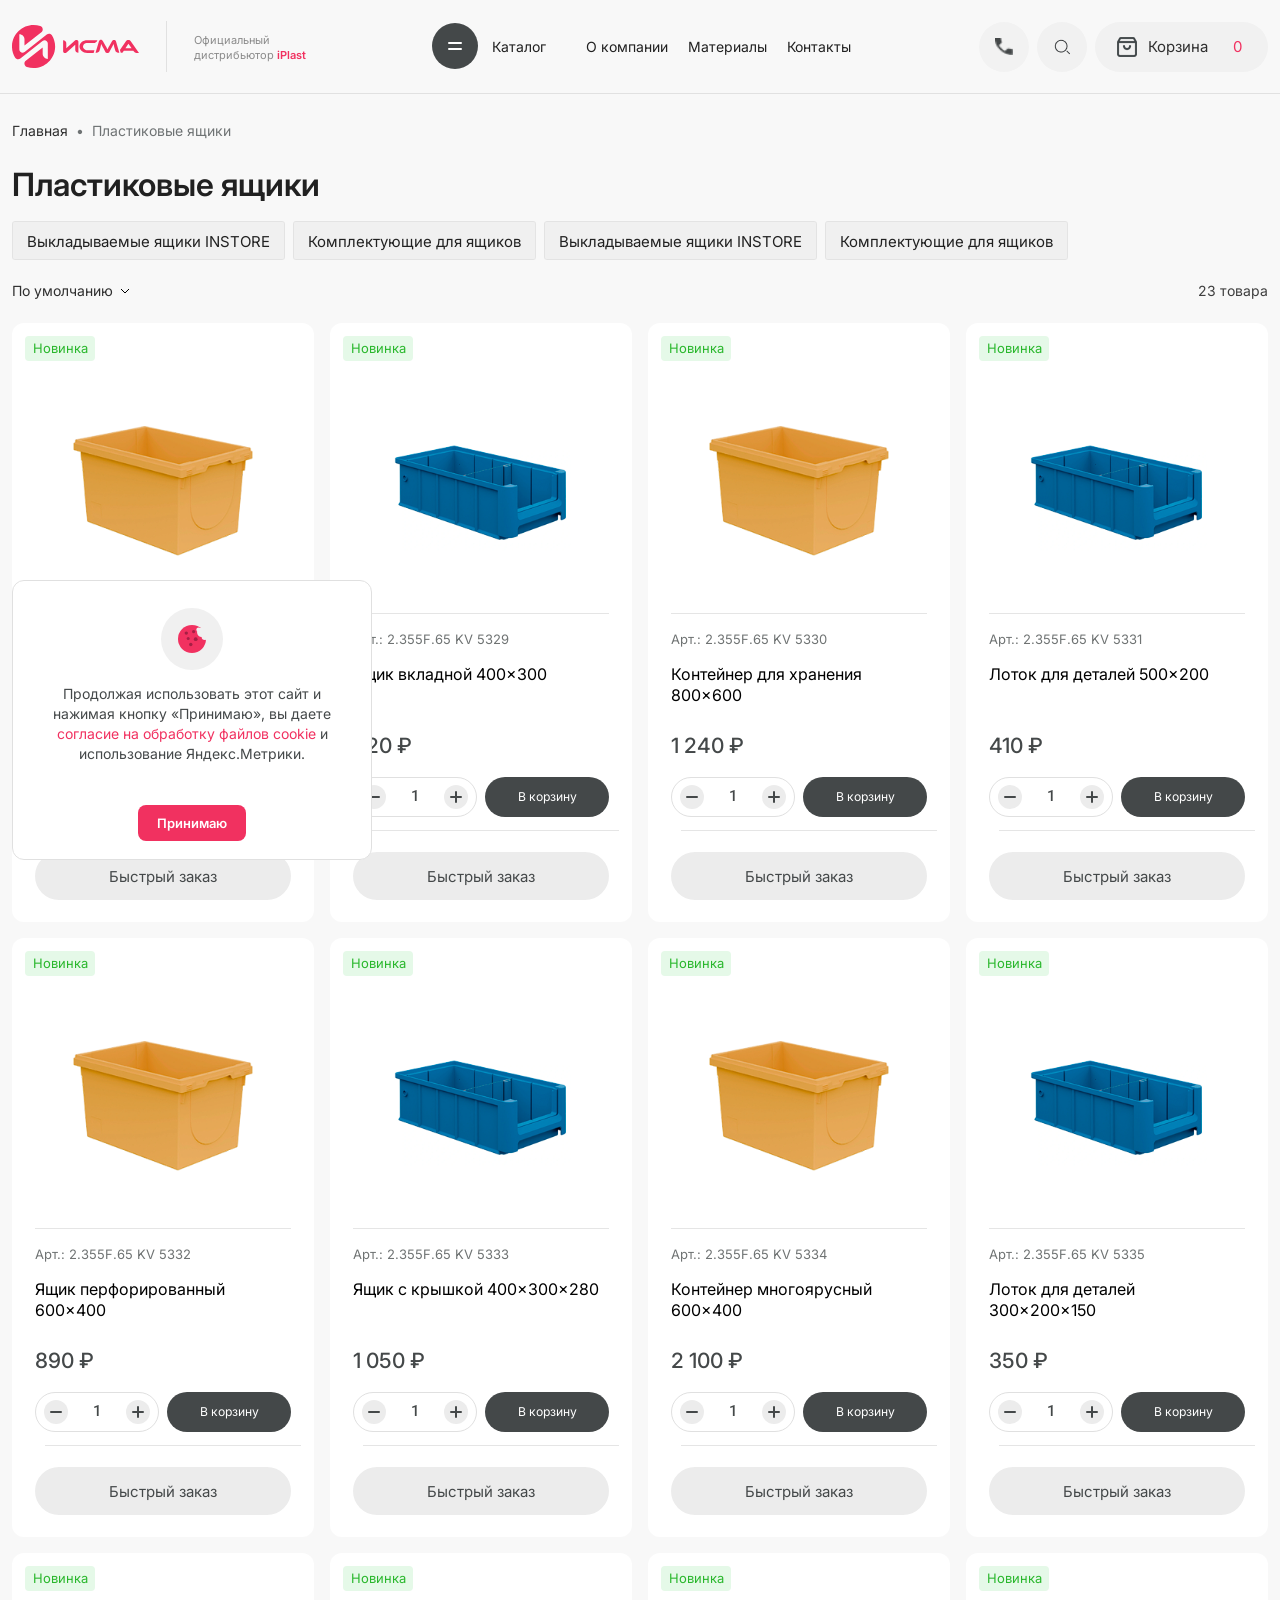
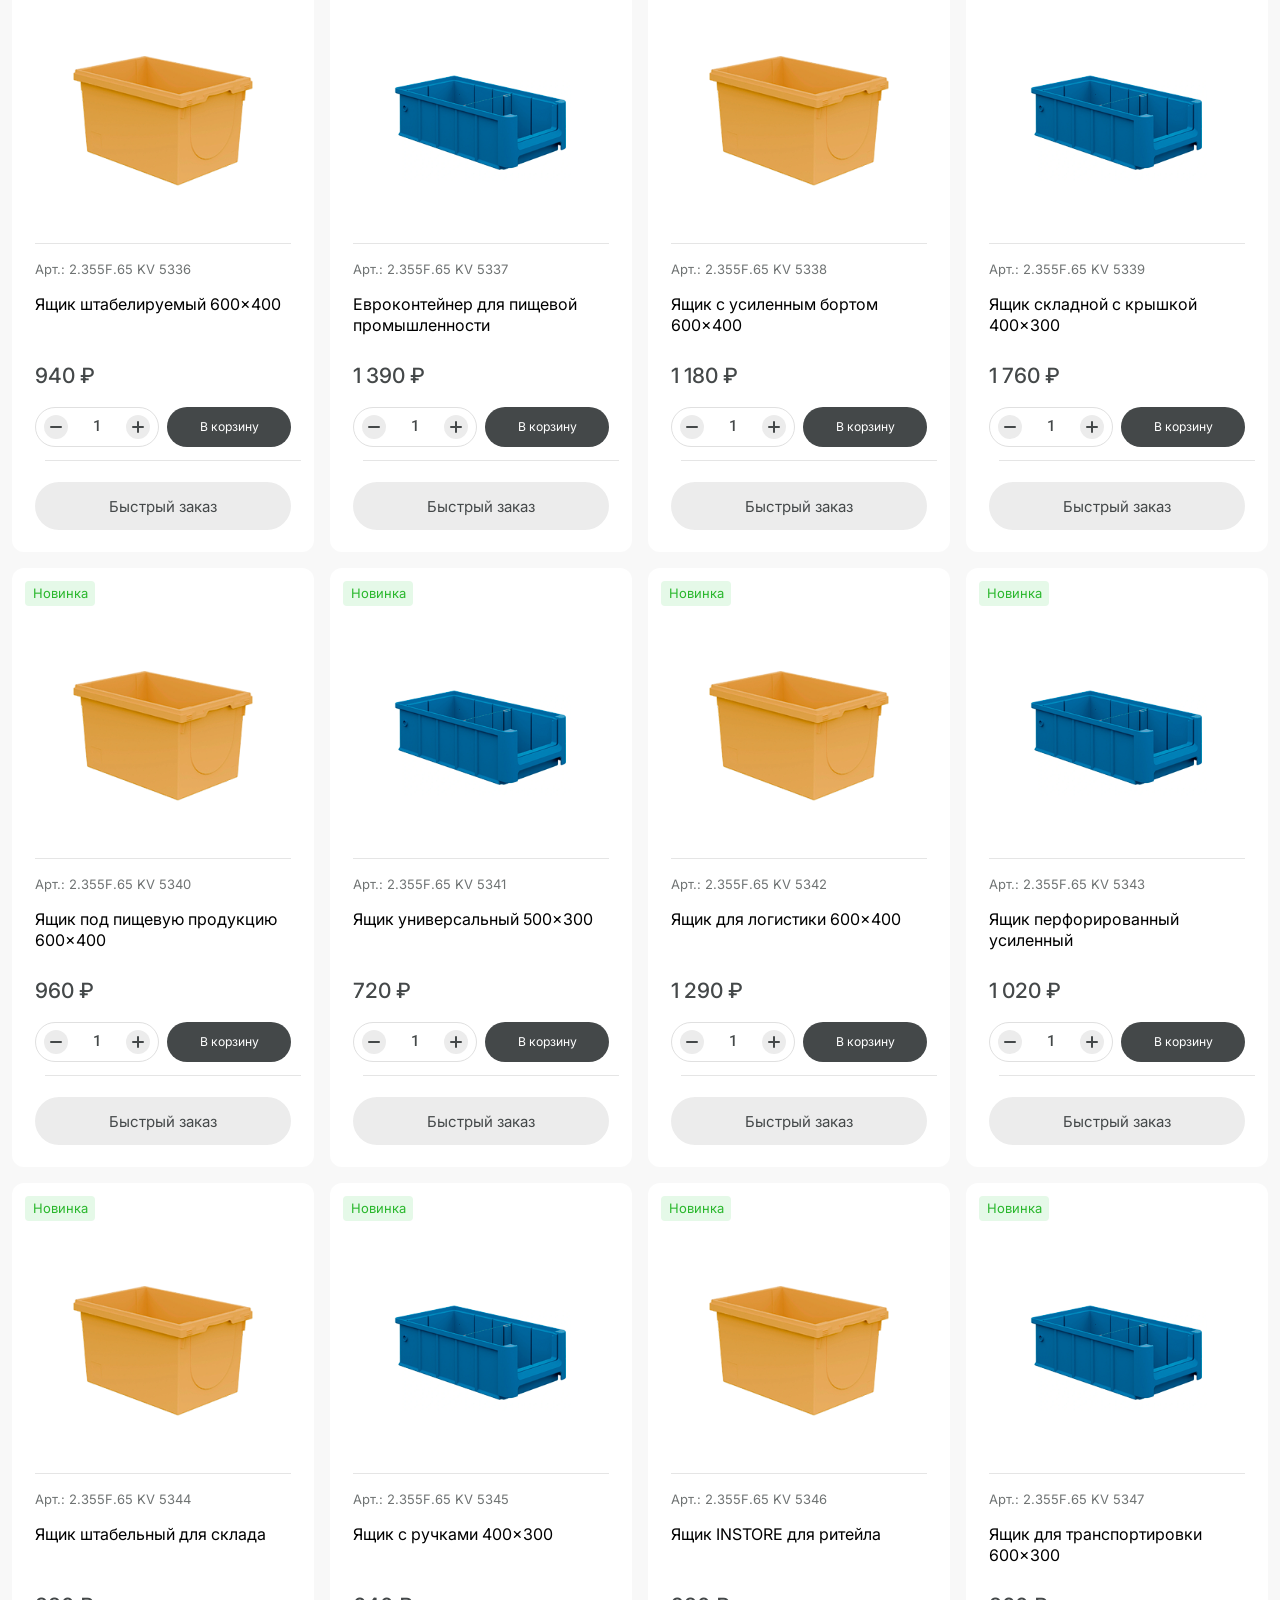
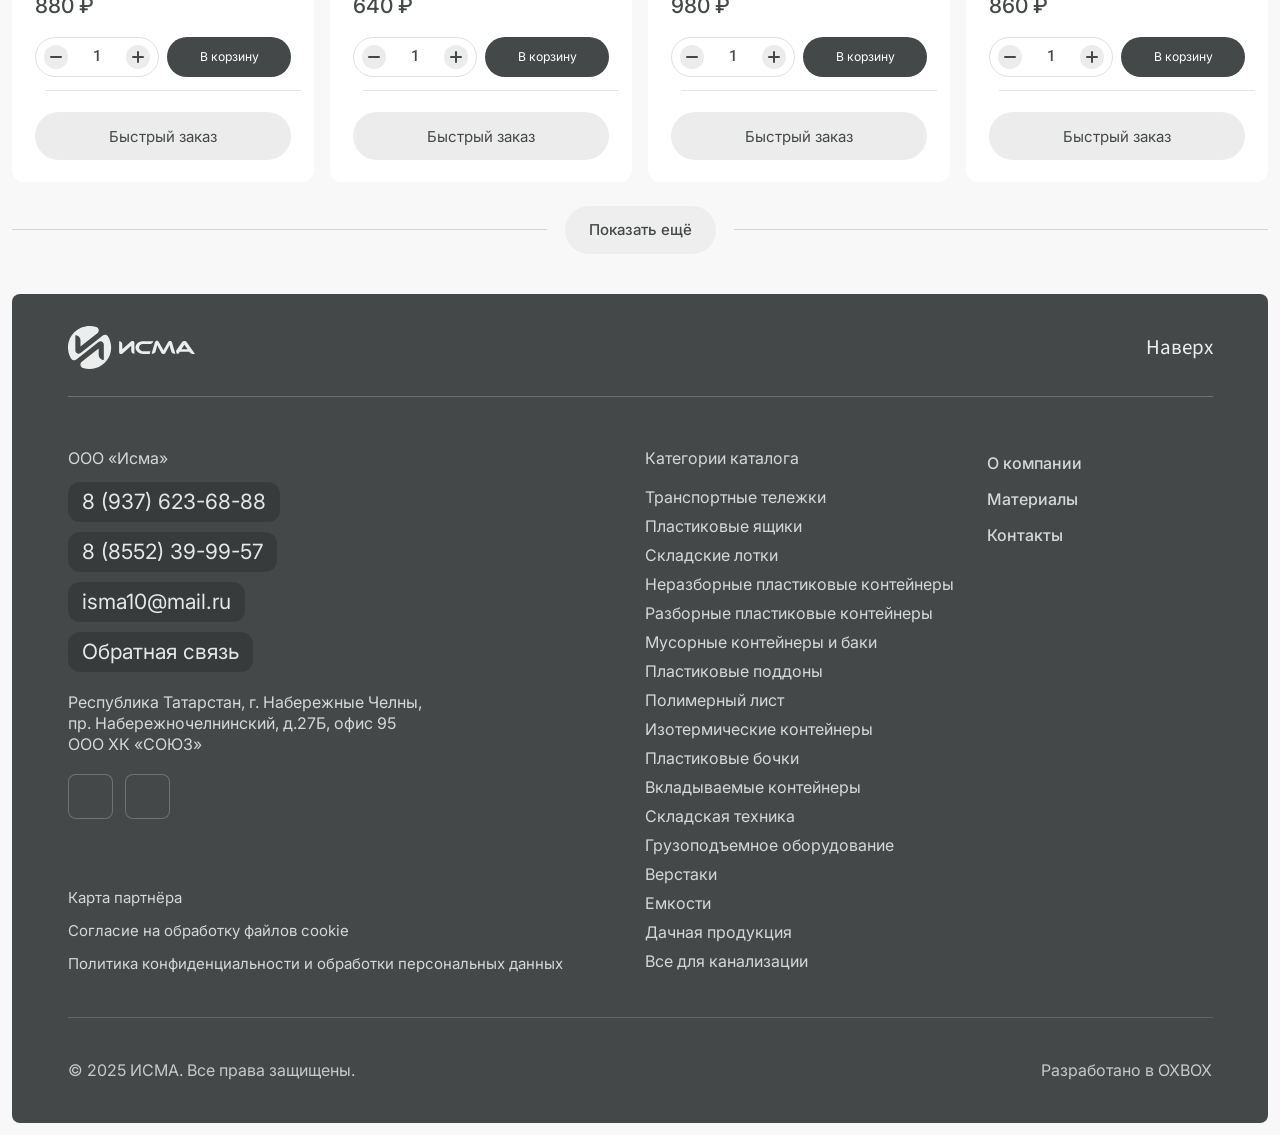
<file: katalog.html>
﻿<!DOCTYPE html>
<html lang="ru">
  <head>
    <meta charset="utf-8" />
    <meta name="viewport" content="width=device-width, initial-scale=1" />
    <title>Пластиковые ящики — ИСМА</title>
    <link rel="preconnect" href="https://fonts.googleapis.com" />
    <link rel="preconnect" href="https://fonts.gstatic.com" crossorigin />
    <link
      href="https://fonts.googleapis.com/css2?family=Inter:wght@400;500;600;700&family=Roboto:wght@400;500;600;700&family=Source+Sans+3:wght@400;500;600;700&display=swap"
      rel="stylesheet"
    />
    <link rel="stylesheet" href="style.css?v=84" />
  </head>
  <body class="page-katalog">
    <header class="site-header">
      <div class="container site-header__inner">
        <div class="brand">
          <a href="index.html" class="logo" aria-label="ИСМА на главную">
            <img class="logo__img" src="assets/исма.svg" width="144" height="49" alt="ИСМА" />
          </a>
          <span class="brand__divider" aria-hidden="true"></span>
          <div class="brand__sub" aria-label="Официальный дистрибьютор iPlast">
            <span>Официальный</span>
            <span>дистрибьютор <b><span class="brand__sub-accent">iPlast</span></b></span>
          </div>
        </div>
        <nav class="nav" aria-label="Основное меню">
          <div class="nav__link nav__link--catalog">
            <button
              type="button"
              id="catalogMegaOpen"
              class="nav__catalog-btn"
              aria-label="Открыть каталог"
              aria-haspopup="true"
              aria-expanded="false"
              aria-controls="catalogMega"
            >
              <span class="nav__catalog-eq" aria-hidden="true"></span>
            </button>
            <a class="nav__catalog-text" href="katalog.html">Каталог</a>
          </div>
          <a class="nav__link" href="index.html#about">О компании</a>
          <a class="nav__link" href="index.html#materials">Материалы</a>
          <a class="nav__link" href="index.html#contacts">Контакты</a>
        </nav>
        <div class="header-tools">
          <a class="header-tools__phone" href="tel:+79376236888">
            <span class="header-tools__phone-icon" aria-hidden="true">
              <svg
                class="header-tools__phone-svg header-tools__phone-svg--desktop"
                width="20"
                height="20"
                viewBox="0 0 24 24"
                fill="none"
                stroke="currentColor"
                stroke-width="2"
              >
                <path
                  stroke-linecap="round"
                  stroke-linejoin="round"
                  d="M3 5a2 2 0 012-2h3.28a1 1 0 01.948.684l1.498 4.493a1 1 0 01-.502 1.21l-2.257 1.13a11.042 11.042 0 005.516 5.516l1.13-2.257a1 1 0 011.21-.502l4.493 1.498a1 1 0 01.684.949V19a2 2 0 01-2 2h-1C9.716 21 3 14.284 3 6V5z"
                />
              </svg>
              <img
                class="header-tools__phone-img header-tools__phone-img--mobile"
                src="assets/phone-icon-mobile.png"
                width="14"
                height="14"
                alt=""
              />
            </span>
            <span class="header-tools__phone-text">+7 937 623 68 88</span>
          </a>
          <button type="button" class="header-tools__icon" aria-label="Поиск">
            <svg
              class="header-tools__icon-svg header-tools__icon-svg--desktop"
              viewBox="0 0 24 24"
              fill="none"
              stroke="currentColor"
              stroke-width="2"
              aria-hidden="true"
            >
              <circle cx="11" cy="11" r="7" />
              <path d="M20 20l-3-3" stroke-linecap="round" />
            </svg>
            <img
              class="header-tools__icon-img header-tools__icon-img--mobile"
              src="assets/search-icon-mobile.png"
              width="20"
              height="20"
              alt=""
            />
          </button>
          <a class="header-tools__pill" href="basket.html" aria-label="Корзина">
            <span class="header-tools__pill-icon" aria-hidden="true">
              <img class="header-tools__pill-img header-tools__pill-img--desktop" src="assets/Korzina.webp" width="20" height="20" alt="" />
              <img class="header-tools__pill-img header-tools__pill-img--mobile" src="assets/cart-icon-mobile.png" width="20" height="20" alt="" />
            </span>
            <span class="header-tools__pill-text">Корзина</span>
            <span class="header-tools__pill-badge" aria-label="0 товаров">0</span>
          </a>
          <button type="button" class="header-tools__menu" aria-label="Открыть меню">
            <img class="header-tools__menu-img" src="assets/Burger.png" width="15" height="8" alt="" aria-hidden="true" />
          </button>
        </div>
      </div>
    </header>

    <div class="catalog-mega" id="catalogMega" hidden aria-hidden="true">
      <div class="catalog-mega__backdrop"></div>
      <div class="container catalog-mega__sheet-wrap">
        <div class="catalog-mega__sheet" role="dialog" aria-modal="true" aria-labelledby="catalogMegaTitle">
          <div class="catalog-mega__inner">
            <h2 id="catalogMegaTitle" class="visually-hidden">Каталог</h2>
            <div class="catalog-mega__layout">
              <aside class="catalog-mega__sidebar" aria-label="Разделы каталога">
                <ul class="catalog-mega__primary">
                  <li><a href="#" data-mega-panel="full">Пластиковые ящики</a></li>
                  <li><a href="#" data-mega-panel="compact">Пластиковые ящики</a></li>
                  <li><a href="#" data-mega-panel="empty">Складские лотки</a></li>
                  <li><a href="#" data-mega-panel="empty">Неразборные пластиковые контейнеры</a></li>
                  <li><a href="#" data-mega-panel="empty">Разборные пластиковые контейнеры</a></li>
                  <li><a href="#" data-mega-panel="empty">Мусорные контейнеры и баки</a></li>
                  <li><a href="#" data-mega-panel="empty">Пластиковые поддоны</a></li>
                  <li><a href="#" data-mega-panel="empty">Полимерный лист</a></li>
                  <li><a href="#" data-mega-panel="empty">Изотермические контейнеры</a></li>
                </ul>
              </aside>
              <div class="catalog-mega__main">
                <div class="catalog-mega__cols">
                  <div class="catalog-mega__col">
                    <ul class="catalog-mega__sub">
                      <li><a href="katalog.html">Пищевые пластиковые ящики</a></li>
                      <li><a href="#">Евроконтейнеры ЕС</a></li>
                      <li><a href="#">Вкладываемые ящики INSTORE</a></li>
                      <li><a href="#">Складные ящики</a></li>
                      <li><a href="#">Контейнеры KLT</a></li>
                      <li><a href="#">Универсальные ящики</a></li>
                      <li><a href="#">Комплектующие для ящиков</a></li>
                    </ul>
                  </div>
                  <div class="catalog-mega__col">
                    <ul class="catalog-mega__sub">
                      <li><a href="#">Пищевые пластиковые ящики</a></li>
                      <li><a href="#">Евроконтейнеры ЕС</a></li>
                      <li><a href="#">Вкладываемые ящики INSTORE</a></li>
                      <li><a href="#">Складные ящики</a></li>
                      <li><a href="#">Контейнеры KLT</a></li>
                      <li><a href="#">Универсальные ящики</a></li>
                      <li><a href="#">Комплектующие для ящиков</a></li>
                    </ul>
                  </div>
                  <div class="catalog-mega__col">
                    <ul class="catalog-mega__sub">
                      <li><a href="#">Пищевые пластиковые ящики</a></li>
                      <li><a href="#">Евроконтейнеры ЕС</a></li>
                      <li><a href="#">Вкладываемые ящики INSTORE</a></li>
                      <li><a href="#">Складные ящики</a></li>
                      <li><a href="#">Контейнеры KLT</a></li>
                      <li><a href="#">Универсальные ящики</a></li>
                      <li><a href="#">Комплектующие для ящиков</a></li>
                    </ul>
                  </div>
                </div>
              </div>
            </div>
          </div>
        </div>
      </div>
    </div>

    <div class="mobile-menu" id="mobileMenu" aria-hidden="true" hidden>
      <div class="mobile-menu__backdrop"></div>
      <div class="mobile-menu__panel">
        <a href="index.html" class="mobile-menu__brand" aria-label="ИСМА на главную">
          <img class="logo__img mobile-menu__logo" src="assets/logofooter.png" alt="ИСМА" />
        </a>
        <button type="button" class="mobile-menu__close" aria-label="Закрыть меню">
          <svg viewBox="0 0 11 11" aria-hidden="true">
            <path d="M1 1L10 10" />
            <path d="M10 1L1 10" />
          </svg>
        </button>
        <nav class="mobile-menu__links" aria-label="Мобильное меню">
          <div class="mobile-menu__title">Категории каталога</div>
          <div class="mobile-menu__catalog">
            <a href="katalog.html">Пластиковые ящики</a>
            <a href="#">Складские лотки</a>
            <a href="#">Неразборные пластиковые контейнеры</a>
            <a href="#">Разборные пластиковые контейнеры</a>
          </div>
          <div class="mobile-menu__primary">
            <a href="index.html#about">О компании</a>
            <a href="index.html#materials">Материалы</a>
            <a href="index.html#contacts">Контакты</a>
          </div>
          <a class="mobile-menu__feedback" href="index.html#contacts">Обратная связь</a>
        </nav>
      </div>
    </div>

    <main class="catalog-page">
      <section class="catalog-page__head">
        <div class="container">
          <nav class="catalog-page__breadcrumbs" aria-label="Хлебные крошки">
            <a href="index.html">Главная</a>
            <span class="catalog-page__breadcrumbs-muted" aria-hidden="true">•</span>
            <span class="catalog-page__breadcrumbs-muted">Пластиковые ящики</span>
          </nav>

          <h1 class="catalog-page__title">Пластиковые ящики</h1>

          <div class="catalog-page__chips" aria-label="Подкатегории">
            <a href="#" class="catalog-page__chip">Выкладываемые ящики INSTORE</a>
            <a href="#" class="catalog-page__chip">Комплектующие для ящиков</a>
            <a href="#" class="catalog-page__chip">Выкладываемые ящики INSTORE</a>
            <a href="#" class="catalog-page__chip">Комплектующие для ящиков</a>
          </div>

          <div class="catalog-page__toolbar">
            <div class="catalog-sort" id="catalogSort">
              <button type="button" class="catalog-sort__trigger" aria-expanded="false" aria-haspopup="listbox">
                <span class="catalog-sort__value">По умолчанию</span>
                <span class="catalog-sort__arrow" aria-hidden="true">
                  <img class="catalog-sort__arrow-img" src="assets/Strelka.png" alt="" />
                </span>
              </button>
              <ul class="catalog-sort__menu" role="listbox" aria-label="Сортировка товаров" hidden>
                <li><button type="button" class="catalog-sort__option" data-value="По популярности">По популярности</button></li>
                <li><button type="button" class="catalog-sort__option" data-value="По убыванию цены">По убыванию цены</button></li>
                <li><button type="button" class="catalog-sort__option" data-value="По возрастанию цены">По возрастанию цены</button></li>
              </ul>
            </div>
            <div class="catalog-page__count" id="catalogProductsCount" aria-live="polite">0 товаров</div>
          </div>
        </div>
      </section>

      <section class="catalog-page__grid-wrap">
        <div class="container">
          <div class="catalog-page__grid" id="catalogProductsGrid">
            <article class="product-card"><div class="product-card__badges"><span class="badge badge--new">Новинка</span></div><div class="product-card__img"><a class="product-card__img-link" href="tovar.html" aria-label="Подробнее о товаре"><img src="assets/Tazik.webp" width="200" height="160" alt="" loading="lazy" /></a></div><hr class="product-card__divider" aria-hidden="true" /><div class="product-card__sku">Арт.: 2.355F.65 KV 5328</div><div class="product-card__name">Ящик пластиковый 600×400, сплошное дно</div><div class="product-card__price">785 ₽</div><div class="product-card__row"><div class="qty"><button type="button" aria-label="Уменьшить"><span class="qty__btn-text qty__btn-text--minus" aria-hidden="true"></span></button><span>1</span><button type="button" aria-label="Увеличить"><span class="qty__btn-text qty__btn-text--plus" aria-hidden="true"></span></button></div><button type="button" class="btn-cart">В корзину</button></div><button type="button" class="btn-quick">Быстрый заказ</button></article>
            <article class="product-card"><div class="product-card__badges"><span class="badge badge--new">Новинка</span></div><div class="product-card__img"><a class="product-card__img-link" href="tovar.html" aria-label="Подробнее о товаре"><img src="assets/Tazik.webp" width="200" height="160" alt="" loading="lazy" /></a></div><hr class="product-card__divider" aria-hidden="true" /><div class="product-card__sku">Арт.: 2.355F.65 KV 5329</div><div class="product-card__name">Ящик вкладной 400×300</div><div class="product-card__price">620 ₽</div><div class="product-card__row"><div class="qty"><button type="button" aria-label="Уменьшить"><span class="qty__btn-text qty__btn-text--minus" aria-hidden="true"></span></button><span>1</span><button type="button" aria-label="Увеличить"><span class="qty__btn-text qty__btn-text--plus" aria-hidden="true"></span></button></div><button type="button" class="btn-cart">В корзину</button></div><button type="button" class="btn-quick">Быстрый заказ</button></article>
            <article class="product-card"><div class="product-card__badges"><span class="badge badge--new">Новинка</span></div><div class="product-card__img"><a class="product-card__img-link" href="tovar.html" aria-label="Подробнее о товаре"><img src="assets/Tazik.webp" width="200" height="160" alt="" loading="lazy" /></a></div><hr class="product-card__divider" aria-hidden="true" /><div class="product-card__sku">Арт.: 2.355F.65 KV 5330</div><div class="product-card__name">Контейнер для хранения 800×600</div><div class="product-card__price">1 240 ₽</div><div class="product-card__row"><div class="qty"><button type="button" aria-label="Уменьшить"><span class="qty__btn-text qty__btn-text--minus" aria-hidden="true"></span></button><span>1</span><button type="button" aria-label="Увеличить"><span class="qty__btn-text qty__btn-text--plus" aria-hidden="true"></span></button></div><button type="button" class="btn-cart">В корзину</button></div><button type="button" class="btn-quick">Быстрый заказ</button></article>
            <article class="product-card"><div class="product-card__badges"><span class="badge badge--new">Новинка</span></div><div class="product-card__img"><a class="product-card__img-link" href="tovar.html" aria-label="Подробнее о товаре"><img src="assets/Tazik.webp" width="200" height="160" alt="" loading="lazy" /></a></div><hr class="product-card__divider" aria-hidden="true" /><div class="product-card__sku">Арт.: 2.355F.65 KV 5331</div><div class="product-card__name">Лоток для деталей 500×200</div><div class="product-card__price">410 ₽</div><div class="product-card__row"><div class="qty"><button type="button" aria-label="Уменьшить"><span class="qty__btn-text qty__btn-text--minus" aria-hidden="true"></span></button><span>1</span><button type="button" aria-label="Увеличить"><span class="qty__btn-text qty__btn-text--plus" aria-hidden="true"></span></button></div><button type="button" class="btn-cart">В корзину</button></div><button type="button" class="btn-quick">Быстрый заказ</button></article>
            <article class="product-card"><div class="product-card__badges"><span class="badge badge--new">Новинка</span></div><div class="product-card__img"><a class="product-card__img-link" href="tovar.html" aria-label="Подробнее о товаре"><img src="assets/Tazik.webp" width="200" height="160" alt="" loading="lazy" /></a></div><hr class="product-card__divider" aria-hidden="true" /><div class="product-card__sku">Арт.: 2.355F.65 KV 5332</div><div class="product-card__name">Ящик перфорированный 600×400</div><div class="product-card__price">890 ₽</div><div class="product-card__row"><div class="qty"><button type="button" aria-label="Уменьшить"><span class="qty__btn-text qty__btn-text--minus" aria-hidden="true"></span></button><span>1</span><button type="button" aria-label="Увеличить"><span class="qty__btn-text qty__btn-text--plus" aria-hidden="true"></span></button></div><button type="button" class="btn-cart">В корзину</button></div><button type="button" class="btn-quick">Быстрый заказ</button></article>
            <article class="product-card"><div class="product-card__badges"></div><div class="product-card__img"><a class="product-card__img-link" href="tovar.html" aria-label="Подробнее о товаре"><img src="assets/Tazik.webp" width="200" height="160" alt="" loading="lazy" /></a></div><hr class="product-card__divider" aria-hidden="true" /><div class="product-card__sku">Арт.: 2.355F.65 KV 5333</div><div class="product-card__name">Ящик с крышкой 400×300×280</div><div class="product-card__price">1 050 ₽</div><div class="product-card__row"><div class="qty"><button type="button" aria-label="Уменьшить"><span class="qty__btn-text qty__btn-text--minus" aria-hidden="true"></span></button><span>1</span><button type="button" aria-label="Увеличить"><span class="qty__btn-text qty__btn-text--plus" aria-hidden="true"></span></button></div><button type="button" class="btn-cart">В корзину</button></div><button type="button" class="btn-quick">Быстрый заказ</button></article>
            <article class="product-card"><div class="product-card__badges"></div><div class="product-card__img"><a class="product-card__img-link" href="tovar.html" aria-label="Подробнее о товаре"><img src="assets/Tazik.webp" width="200" height="160" alt="" loading="lazy" /></a></div><hr class="product-card__divider" aria-hidden="true" /><div class="product-card__sku">Арт.: 2.355F.65 KV 5334</div><div class="product-card__name">Контейнер многоярусный 600×400</div><div class="product-card__price">2 100 ₽</div><div class="product-card__row"><div class="qty"><button type="button" aria-label="Уменьшить"><span class="qty__btn-text qty__btn-text--minus" aria-hidden="true"></span></button><span>1</span><button type="button" aria-label="Увеличить"><span class="qty__btn-text qty__btn-text--plus" aria-hidden="true"></span></button></div><button type="button" class="btn-cart">В корзину</button></div><button type="button" class="btn-quick">Быстрый заказ</button></article>
            <article class="product-card"><div class="product-card__badges"><span class="badge badge--sale">Хит</span></div><div class="product-card__img"><a class="product-card__img-link" href="tovar.html" aria-label="Подробнее о товаре"><img src="assets/Tazik.webp" width="200" height="160" alt="" loading="lazy" /></a></div><hr class="product-card__divider" aria-hidden="true" /><div class="product-card__sku">Арт.: 2.355F.65 KV 5335</div><div class="product-card__name">Лоток для деталей 300×200×150</div><div class="product-card__price">350 ₽</div><div class="product-card__row"><div class="qty"><button type="button" aria-label="Уменьшить"><span class="qty__btn-text qty__btn-text--minus" aria-hidden="true"></span></button><span>1</span><button type="button" aria-label="Увеличить"><span class="qty__btn-text qty__btn-text--plus" aria-hidden="true"></span></button></div><button type="button" class="btn-cart">В корзину</button></div><button type="button" class="btn-quick">Быстрый заказ</button></article>
            <article class="product-card"><div class="product-card__badges"></div><div class="product-card__img"><a class="product-card__img-link" href="tovar.html" aria-label="Подробнее о товаре"><img src="assets/Tazik.webp" width="200" height="160" alt="" loading="lazy" /></a></div><hr class="product-card__divider" aria-hidden="true" /><div class="product-card__sku">Арт.: 2.355F.65 KV 5336</div><div class="product-card__name">Ящик штабелируемый 600×400</div><div class="product-card__price">940 ₽</div><div class="product-card__row"><div class="qty"><button type="button" aria-label="Уменьшить"><span class="qty__btn-text qty__btn-text--minus" aria-hidden="true"></span></button><span>1</span><button type="button" aria-label="Увеличить"><span class="qty__btn-text qty__btn-text--plus" aria-hidden="true"></span></button></div><button type="button" class="btn-cart">В корзину</button></div><button type="button" class="btn-quick">Быстрый заказ</button></article>
            <article class="product-card"><div class="product-card__badges"></div><div class="product-card__img"><a class="product-card__img-link" href="tovar.html" aria-label="Подробнее о товаре"><img src="assets/Tazik.webp" width="200" height="160" alt="" loading="lazy" /></a></div><hr class="product-card__divider" aria-hidden="true" /><div class="product-card__sku">Арт.: 2.355F.65 KV 5337</div><div class="product-card__name">Евроконтейнер для пищевой промышленности</div><div class="product-card__price">1 390 ₽</div><div class="product-card__row"><div class="qty"><button type="button" aria-label="Уменьшить"><span class="qty__btn-text qty__btn-text--minus" aria-hidden="true"></span></button><span>1</span><button type="button" aria-label="Увеличить"><span class="qty__btn-text qty__btn-text--plus" aria-hidden="true"></span></button></div><button type="button" class="btn-cart">В корзину</button></div><button type="button" class="btn-quick">Быстрый заказ</button></article>
            <article class="product-card"><div class="product-card__badges"><span class="badge badge--new">Новинка</span></div><div class="product-card__img"><a class="product-card__img-link" href="tovar.html" aria-label="Подробнее о товаре"><img src="assets/Tazik.webp" width="200" height="160" alt="" loading="lazy" /></a></div><hr class="product-card__divider" aria-hidden="true" /><div class="product-card__sku">Арт.: 2.355F.65 KV 5338</div><div class="product-card__name">Ящик с усиленным бортом 600×400</div><div class="product-card__price">1 180 ₽</div><div class="product-card__row"><div class="qty"><button type="button" aria-label="Уменьшить"><span class="qty__btn-text qty__btn-text--minus" aria-hidden="true"></span></button><span>1</span><button type="button" aria-label="Увеличить"><span class="qty__btn-text qty__btn-text--plus" aria-hidden="true"></span></button></div><button type="button" class="btn-cart">В корзину</button></div><button type="button" class="btn-quick">Быстрый заказ</button></article>
            <article class="product-card"><div class="product-card__badges"><span class="badge badge--sale">Хит</span></div><div class="product-card__img"><a class="product-card__img-link" href="tovar.html" aria-label="Подробнее о товаре"><img src="assets/Tazik.webp" width="200" height="160" alt="" loading="lazy" /></a></div><hr class="product-card__divider" aria-hidden="true" /><div class="product-card__sku">Арт.: 2.355F.65 KV 5339</div><div class="product-card__name">Ящик складной с крышкой 400×300</div><div class="product-card__price">1 760 ₽</div><div class="product-card__row"><div class="qty"><button type="button" aria-label="Уменьшить"><span class="qty__btn-text qty__btn-text--minus" aria-hidden="true"></span></button><span>1</span><button type="button" aria-label="Увеличить"><span class="qty__btn-text qty__btn-text--plus" aria-hidden="true"></span></button></div><button type="button" class="btn-cart">В корзину</button></div><button type="button" class="btn-quick">Быстрый заказ</button></article>
            <article class="product-card"><div class="product-card__badges"></div><div class="product-card__img"><a class="product-card__img-link" href="tovar.html" aria-label="Подробнее о товаре"><img src="assets/Tazik.webp" width="200" height="160" alt="" loading="lazy" /></a></div><hr class="product-card__divider" aria-hidden="true" /><div class="product-card__sku">Арт.: 2.355F.65 KV 5340</div><div class="product-card__name">Ящик под пищевую продукцию 600×400</div><div class="product-card__price">960 ₽</div><div class="product-card__row"><div class="qty"><button type="button" aria-label="Уменьшить"><span class="qty__btn-text qty__btn-text--minus" aria-hidden="true"></span></button><span>1</span><button type="button" aria-label="Увеличить"><span class="qty__btn-text qty__btn-text--plus" aria-hidden="true"></span></button></div><button type="button" class="btn-cart">В корзину</button></div><button type="button" class="btn-quick">Быстрый заказ</button></article>
            <article class="product-card"><div class="product-card__badges"></div><div class="product-card__img"><a class="product-card__img-link" href="tovar.html" aria-label="Подробнее о товаре"><img src="assets/Tazik.webp" width="200" height="160" alt="" loading="lazy" /></a></div><hr class="product-card__divider" aria-hidden="true" /><div class="product-card__sku">Арт.: 2.355F.65 KV 5341</div><div class="product-card__name">Ящик универсальный 500×300</div><div class="product-card__price">720 ₽</div><div class="product-card__row"><div class="qty"><button type="button" aria-label="Уменьшить"><span class="qty__btn-text qty__btn-text--minus" aria-hidden="true"></span></button><span>1</span><button type="button" aria-label="Увеличить"><span class="qty__btn-text qty__btn-text--plus" aria-hidden="true"></span></button></div><button type="button" class="btn-cart">В корзину</button></div><button type="button" class="btn-quick">Быстрый заказ</button></article>
            <article class="product-card"><div class="product-card__badges"><span class="badge badge--new">Новинка</span></div><div class="product-card__img"><a class="product-card__img-link" href="tovar.html" aria-label="Подробнее о товаре"><img src="assets/Tazik.webp" width="200" height="160" alt="" loading="lazy" /></a></div><hr class="product-card__divider" aria-hidden="true" /><div class="product-card__sku">Арт.: 2.355F.65 KV 5342</div><div class="product-card__name">Ящик для логистики 600×400</div><div class="product-card__price">1 290 ₽</div><div class="product-card__row"><div class="qty"><button type="button" aria-label="Уменьшить"><span class="qty__btn-text qty__btn-text--minus" aria-hidden="true"></span></button><span>1</span><button type="button" aria-label="Увеличить"><span class="qty__btn-text qty__btn-text--plus" aria-hidden="true"></span></button></div><button type="button" class="btn-cart">В корзину</button></div><button type="button" class="btn-quick">Быстрый заказ</button></article>
            <article class="product-card"><div class="product-card__badges"></div><div class="product-card__img"><a class="product-card__img-link" href="tovar.html" aria-label="Подробнее о товаре"><img src="assets/Tazik.webp" width="200" height="160" alt="" loading="lazy" /></a></div><hr class="product-card__divider" aria-hidden="true" /><div class="product-card__sku">Арт.: 2.355F.65 KV 5343</div><div class="product-card__name">Ящик перфорированный усиленный</div><div class="product-card__price">1 020 ₽</div><div class="product-card__row"><div class="qty"><button type="button" aria-label="Уменьшить"><span class="qty__btn-text qty__btn-text--minus" aria-hidden="true"></span></button><span>1</span><button type="button" aria-label="Увеличить"><span class="qty__btn-text qty__btn-text--plus" aria-hidden="true"></span></button></div><button type="button" class="btn-cart">В корзину</button></div><button type="button" class="btn-quick">Быстрый заказ</button></article>
            <article class="product-card"><div class="product-card__badges"></div><div class="product-card__img"><a class="product-card__img-link" href="tovar.html" aria-label="Подробнее о товаре"><img src="assets/Tazik.webp" width="200" height="160" alt="" loading="lazy" /></a></div><hr class="product-card__divider" aria-hidden="true" /><div class="product-card__sku">Арт.: 2.355F.65 KV 5344</div><div class="product-card__name">Ящик штабельный для склада</div><div class="product-card__price">880 ₽</div><div class="product-card__row"><div class="qty"><button type="button" aria-label="Уменьшить"><span class="qty__btn-text qty__btn-text--minus" aria-hidden="true"></span></button><span>1</span><button type="button" aria-label="Увеличить"><span class="qty__btn-text qty__btn-text--plus" aria-hidden="true"></span></button></div><button type="button" class="btn-cart">В корзину</button></div><button type="button" class="btn-quick">Быстрый заказ</button></article>
            <article class="product-card"><div class="product-card__badges"><span class="badge badge--sale">Хит</span></div><div class="product-card__img"><a class="product-card__img-link" href="tovar.html" aria-label="Подробнее о товаре"><img src="assets/Tazik.webp" width="200" height="160" alt="" loading="lazy" /></a></div><hr class="product-card__divider" aria-hidden="true" /><div class="product-card__sku">Арт.: 2.355F.65 KV 5345</div><div class="product-card__name">Ящик с ручками 400×300</div><div class="product-card__price">640 ₽</div><div class="product-card__row"><div class="qty"><button type="button" aria-label="Уменьшить"><span class="qty__btn-text qty__btn-text--minus" aria-hidden="true"></span></button><span>1</span><button type="button" aria-label="Увеличить"><span class="qty__btn-text qty__btn-text--plus" aria-hidden="true"></span></button></div><button type="button" class="btn-cart">В корзину</button></div><button type="button" class="btn-quick">Быстрый заказ</button></article>
            <article class="product-card"><div class="product-card__badges"></div><div class="product-card__img"><a class="product-card__img-link" href="tovar.html" aria-label="Подробнее о товаре"><img src="assets/Tazik.webp" width="200" height="160" alt="" loading="lazy" /></a></div><hr class="product-card__divider" aria-hidden="true" /><div class="product-card__sku">Арт.: 2.355F.65 KV 5346</div><div class="product-card__name">Ящик INSTORE для ритейла</div><div class="product-card__price">980 ₽</div><div class="product-card__row"><div class="qty"><button type="button" aria-label="Уменьшить"><span class="qty__btn-text qty__btn-text--minus" aria-hidden="true"></span></button><span>1</span><button type="button" aria-label="Увеличить"><span class="qty__btn-text qty__btn-text--plus" aria-hidden="true"></span></button></div><button type="button" class="btn-cart">В корзину</button></div><button type="button" class="btn-quick">Быстрый заказ</button></article>
            <article class="product-card"><div class="product-card__badges"></div><div class="product-card__img"><a class="product-card__img-link" href="tovar.html" aria-label="Подробнее о товаре"><img src="assets/Tazik.webp" width="200" height="160" alt="" loading="lazy" /></a></div><hr class="product-card__divider" aria-hidden="true" /><div class="product-card__sku">Арт.: 2.355F.65 KV 5347</div><div class="product-card__name">Ящик для транспортировки 600×300</div><div class="product-card__price">860 ₽</div><div class="product-card__row"><div class="qty"><button type="button" aria-label="Уменьшить"><span class="qty__btn-text qty__btn-text--minus" aria-hidden="true"></span></button><span>1</span><button type="button" aria-label="Увеличить"><span class="qty__btn-text qty__btn-text--plus" aria-hidden="true"></span></button></div><button type="button" class="btn-cart">В корзину</button></div><button type="button" class="btn-quick">Быстрый заказ</button></article>
            <article class="product-card"><div class="product-card__badges"><span class="badge badge--new">Новинка</span></div><div class="product-card__img"><a class="product-card__img-link" href="tovar.html" aria-label="Подробнее о товаре"><img src="assets/Tazik.webp" width="200" height="160" alt="" loading="lazy" /></a></div><hr class="product-card__divider" aria-hidden="true" /><div class="product-card__sku">Арт.: 2.355F.65 KV 5348</div><div class="product-card__name">Ящик-лоток усиленный 500×300</div><div class="product-card__price">790 ₽</div><div class="product-card__row"><div class="qty"><button type="button" aria-label="Уменьшить"><span class="qty__btn-text qty__btn-text--minus" aria-hidden="true"></span></button><span>1</span><button type="button" aria-label="Увеличить"><span class="qty__btn-text qty__btn-text--plus" aria-hidden="true"></span></button></div><button type="button" class="btn-cart">В корзину</button></div><button type="button" class="btn-quick">Быстрый заказ</button></article>
            <article class="product-card"><div class="product-card__badges"></div><div class="product-card__img"><a class="product-card__img-link" href="tovar.html" aria-label="Подробнее о товаре"><img src="assets/Tazik.webp" width="200" height="160" alt="" loading="lazy" /></a></div><hr class="product-card__divider" aria-hidden="true" /><div class="product-card__sku">Арт.: 2.355F.65 KV 5349</div><div class="product-card__name">Ящик универсальный с крышкой</div><div class="product-card__price">1 120 ₽</div><div class="product-card__row"><div class="qty"><button type="button" aria-label="Уменьшить"><span class="qty__btn-text qty__btn-text--minus" aria-hidden="true"></span></button><span>1</span><button type="button" aria-label="Увеличить"><span class="qty__btn-text qty__btn-text--plus" aria-hidden="true"></span></button></div><button type="button" class="btn-cart">В корзину</button></div><button type="button" class="btn-quick">Быстрый заказ</button></article>
            <article class="product-card"><div class="product-card__badges"><span class="badge badge--sale">Хит</span></div><div class="product-card__img"><a class="product-card__img-link" href="tovar.html" aria-label="Подробнее о товаре"><img src="assets/Tazik.webp" width="200" height="160" alt="" loading="lazy" /></a></div><hr class="product-card__divider" aria-hidden="true" /><div class="product-card__sku">Арт.: 2.355F.65 KV 5350</div><div class="product-card__name">Ящик для овощей и фруктов</div><div class="product-card__price">560 ₽</div><div class="product-card__row"><div class="qty"><button type="button" aria-label="Уменьшить"><span class="qty__btn-text qty__btn-text--minus" aria-hidden="true"></span></button><span>1</span><button type="button" aria-label="Увеличить"><span class="qty__btn-text qty__btn-text--plus" aria-hidden="true"></span></button></div><button type="button" class="btn-cart">В корзину</button></div><button type="button" class="btn-quick">Быстрый заказ</button></article>
          </div>

          <div class="section-cats__more catalog-page__more">
            <span class="section-cats__line" aria-hidden="true"></span>
            <button type="button" class="section-cats__btn" id="catalogPageMoreBtn" aria-expanded="false" aria-controls="catalogProductsGrid">Показать ещё</button>
            <span class="section-cats__line" aria-hidden="true"></span>
          </div>
        </div>
      </section>
    </main>

    <footer class="site-footer" id="contacts">
      <div class="container">
        <div class="site-footer__head">
          <div class="site-footer__head-inner">
            <div class="site-footer__head-top">
              <a href="index.html" class="logo" aria-label="ИСМА на главную">
                <img class="logo__img logo__img--footer" src="assets/исма.svg" alt="ИСМА" />
              </a>
              <a class="footer-to-top" href="#top">Наверх</a>
            </div>
            <div class="site-footer__head-line" aria-hidden="true"></div>
          </div>
        </div>
        <div class="footer-grid">
          <div class="footer-brand">
            <div class="footer-brand__company">ООО «Исма»</div>
            <div class="footer-brand__contacts">
              <a class="footer-pill" href="tel:+79376236888">8 (937) 623-68-88</a>
              <a class="footer-pill" href="tel:+78552399957">8 (8552) 39-99-57</a>
              <a class="footer-pill" href="mailto:isma10@mail.ru">isma10@mail.ru</a>
            </div>
            <a class="footer-pill footer-pill--action" href="index.html#contacts">Обратная связь</a>
            <div class="footer-brand__address">Республика Татарстан, г. Набережные Челны,<br />пр. Набережночелнинский, д.27Б, офис 95<br />ООО ХК «СОЮЗ»</div>
            <div class="footer-social" aria-label="Социальные сети">
              <a href="#" aria-label="ВКонтакте"></a>
              <a href="#" aria-label="Telegram"></a>
            </div>
            <div class="footer-brand__links">
              <a href="#">Карта партнёра</a>
              <a href="SoglasieCookie.html">Согласие на обработку файлов cookie</a>
              <a href="PolitikaConfidencialnosti.html">Политика конфиденциальности и обработки персональных данных</a>
            </div>
          </div>
          <div class="footer-col footer-col--catalog">
            <h3 class="footer-col__title">Категории каталога</h3>
            <ul>
              <li><a href="#">Транспортные тележки</a></li>
              <li><a href="#">Пластиковые ящики</a></li>
              <li><a href="#">Складские лотки</a></li>
              <li><a href="#">Неразборные пластиковые контейнеры</a></li>
              <li><a href="#">Разборные пластиковые контейнеры</a></li>
              <li><a href="#">Мусорные контейнеры и баки</a></li>
              <li><a href="#">Пластиковые поддоны</a></li>
              <li><a href="#">Полимерный лист</a></li>
              <li><a href="#">Изотермические контейнеры</a></li>
              <li><a href="#">Пластиковые бочки</a></li>
              <li><a href="#">Вкладываемые контейнеры</a></li>
              <li><a href="#">Складская техника</a></li>
              <li><a href="#">Грузоподъемное оборудование</a></li>
              <li><a href="#">Верстаки</a></li>
              <li><a href="#">Емкости</a></li>
              <li><a href="#">Дачная продукция</a></li>
              <li><a href="#">Все для канализации</a></li>
            </ul>
          </div>
          <div class="footer-col footer-col--company">
            <ul>
              <li><a href="index.html#about">О компании</a></li>
              <li><a href="index.html#materials">Материалы</a></li>
              <li><a href="index.html#contacts">Контакты</a></li>
            </ul>
          </div>
        </div>
        <div class="footer-bottom">
          <span>© 2025 ИСМА. Все права защищены.</span>
          <span><a href="https://oxbox.ru/" target="_blank" rel="noopener noreferrer">Разработано в OXBOX</a></span>
        </div>
      </div>
    </footer>

    <div class="cookie-banner" id="cookieBanner" role="region" aria-label="Уведомление о cookie" hidden>
      <span class="cookie-banner__icon" aria-hidden="true">
        <svg width="48" height="48" viewBox="0 0 40 40" fill="none" xmlns="http://www.w3.org/2000/svg">
          <defs>
            <mask id="cookieBiteMask">
              <rect width="40" height="40" fill="#ffffff" />
              <circle cx="29.7" cy="13.4" r="4.6" fill="#000000" />
              <circle cx="32.9" cy="17.8" r="3.3" fill="#000000" />
              <circle cx="26.7" cy="10.8" r="2.4" fill="#000000" />
            </mask>
          </defs>
          <circle cx="20" cy="20" r="14" fill="#F13160" mask="url(#cookieBiteMask)" />
          <circle cx="14.3" cy="14.1" r="1.7" fill="#A61F44" />
          <circle cx="21.6" cy="12.6" r="1.6" fill="#A61F44" />
          <circle cx="16.2" cy="19.4" r="1.5" fill="#A61F44" />
          <circle cx="23.7" cy="20.2" r="1.9" fill="#A61F44" />
          <circle cx="18.8" cy="25.5" r="1.7" fill="#A61F44" />
        </svg>
      </span>
      <p class="cookie-banner__text">
        Продолжая использовать этот сайт и нажимая кнопку «Принимаю», вы даете
        <a href="SoglasieCookie.html" class="cookie-banner__link">согласие на обработку файлов cookie</a>
        и использование Яндекс.Метрики.
      </p>
      <button type="button" class="cookie-banner__btn" id="cookieBannerAccept">Принимаю</button>
    </div>

    <script src="cookie-banner.js"></script>
    <script src="mobile-menu.js"></script>
    <script src="catalog-mega.js?v=5"></script>
    <script>
      (function () {
        var sortRoot = document.getElementById("catalogSort");
        if (!sortRoot) return;
        var trigger = sortRoot.querySelector(".catalog-sort__trigger");
        var value = sortRoot.querySelector(".catalog-sort__value");
        var menu = sortRoot.querySelector(".catalog-sort__menu");
        var options = Array.prototype.slice.call(sortRoot.querySelectorAll(".catalog-sort__option"));
        if (!trigger || !value || !menu || !options.length) return;

        function setOpen(open) {
          sortRoot.classList.toggle("is-open", open);
          trigger.setAttribute("aria-expanded", open ? "true" : "false");
          menu.hidden = !open;
        }

        trigger.addEventListener("click", function () {
          setOpen(!sortRoot.classList.contains("is-open"));
        });

        options.forEach(function (opt) {
          opt.addEventListener("click", function () {
            options.forEach(function (item) {
              item.classList.remove("is-active");
            });
            opt.classList.add("is-active");
            value.textContent = opt.dataset.value || opt.textContent;
            setOpen(false);
          });
        });

        document.addEventListener("click", function (e) {
          if (!sortRoot.contains(e.target)) setOpen(false);
        });

        document.addEventListener("keydown", function (e) {
          if (e.key === "Escape") setOpen(false);
        });
      })();

      (function () {
        document.querySelectorAll(".catalog-page__chip").forEach(function (chip) {
          chip.addEventListener("click", function (e) {
            e.preventDefault();
            document.querySelectorAll(".catalog-page__chip").forEach(function (c) {
              c.classList.remove("is-active");
            });
            chip.classList.add("is-active");
          });
        });
      })();

      (function () {
        var grid = document.getElementById("catalogProductsGrid");
        var btn = document.getElementById("catalogPageMoreBtn");
        var count = document.getElementById("catalogProductsCount");
        if (!grid || !btn) return;
        var cards = Array.prototype.slice.call(grid.querySelectorAll(".product-card"));
        var mqMobile = window.matchMedia("(max-width: 768px)");
        var expanded = false;

        function formatProducts(n) {
          var mod10 = n % 10;
          var mod100 = n % 100;
          if (mod10 === 1 && mod100 !== 11) return n + " товар";
          if (mod10 >= 2 && mod10 <= 4 && (mod100 < 12 || mod100 > 14)) return n + " товара";
          return n + " товаров";
        }

        if (count) {
          count.textContent = formatProducts(cards.length);
        }

        cards.forEach(function (card, i) {
          var badges = card.querySelector(".product-card__badges");
          if (badges) {
            badges.innerHTML = '<span class="badge badge--new">Новинка</span>';
          }
          var img = card.querySelector(".product-card__img img");
          if (img) {
            img.src = i % 2 === 0 ? "assets/Tazik.webp" : "assets/Tazik2.webp";
          }
        });

        function getLimit() {
          return mqMobile.matches ? 8 : 20;
        }

        function sync() {
          var limit = getLimit();
          if (cards.length <= limit) {
            btn.parentElement.hidden = true;
            cards.forEach(function (card) {
              card.hidden = false;
            });
            return;
          }
          btn.parentElement.hidden = false;
          cards.forEach(function (card, i) {
            var isHidden = expanded ? false : i >= limit;
            card.hidden = isHidden;
            card.style.display = isHidden ? "none" : "";
          });
          btn.textContent = expanded ? "Свернуть" : "Показать ещё";
          btn.setAttribute("aria-expanded", expanded ? "true" : "false");
        }

        btn.addEventListener("click", function () {
          expanded = !expanded;
          sync();
        });

        if (typeof mqMobile.addEventListener === "function") {
          mqMobile.addEventListener("change", function () {
            expanded = false;
            sync();
          });
        } else if (typeof mqMobile.addListener === "function") {
          mqMobile.addListener(function () {
            expanded = false;
            sync();
          });
        }
        sync();
      })();

      (function () {
        document.querySelectorAll(".qty").forEach(function (qty) {
          var span = qty.querySelector(":scope > span");
          var buttons = qty.querySelectorAll("button");
          if (!span || buttons.length < 2) return;
          var minus = buttons[0];
          var plus = buttons[1];
          minus.addEventListener("click", function () {
            var n = parseInt(span.textContent, 10);
            if (isNaN(n) || n < 1) n = 1;
            if (n > 1) span.textContent = String(n - 1);
          });
          plus.addEventListener("click", function () {
            var n = parseInt(span.textContent, 10);
            if (isNaN(n) || n < 1) n = 1;
            if (n < 9999) span.textContent = String(n + 1);
          });
        });
      })();
    </script>
  </body>
</html>
</file>
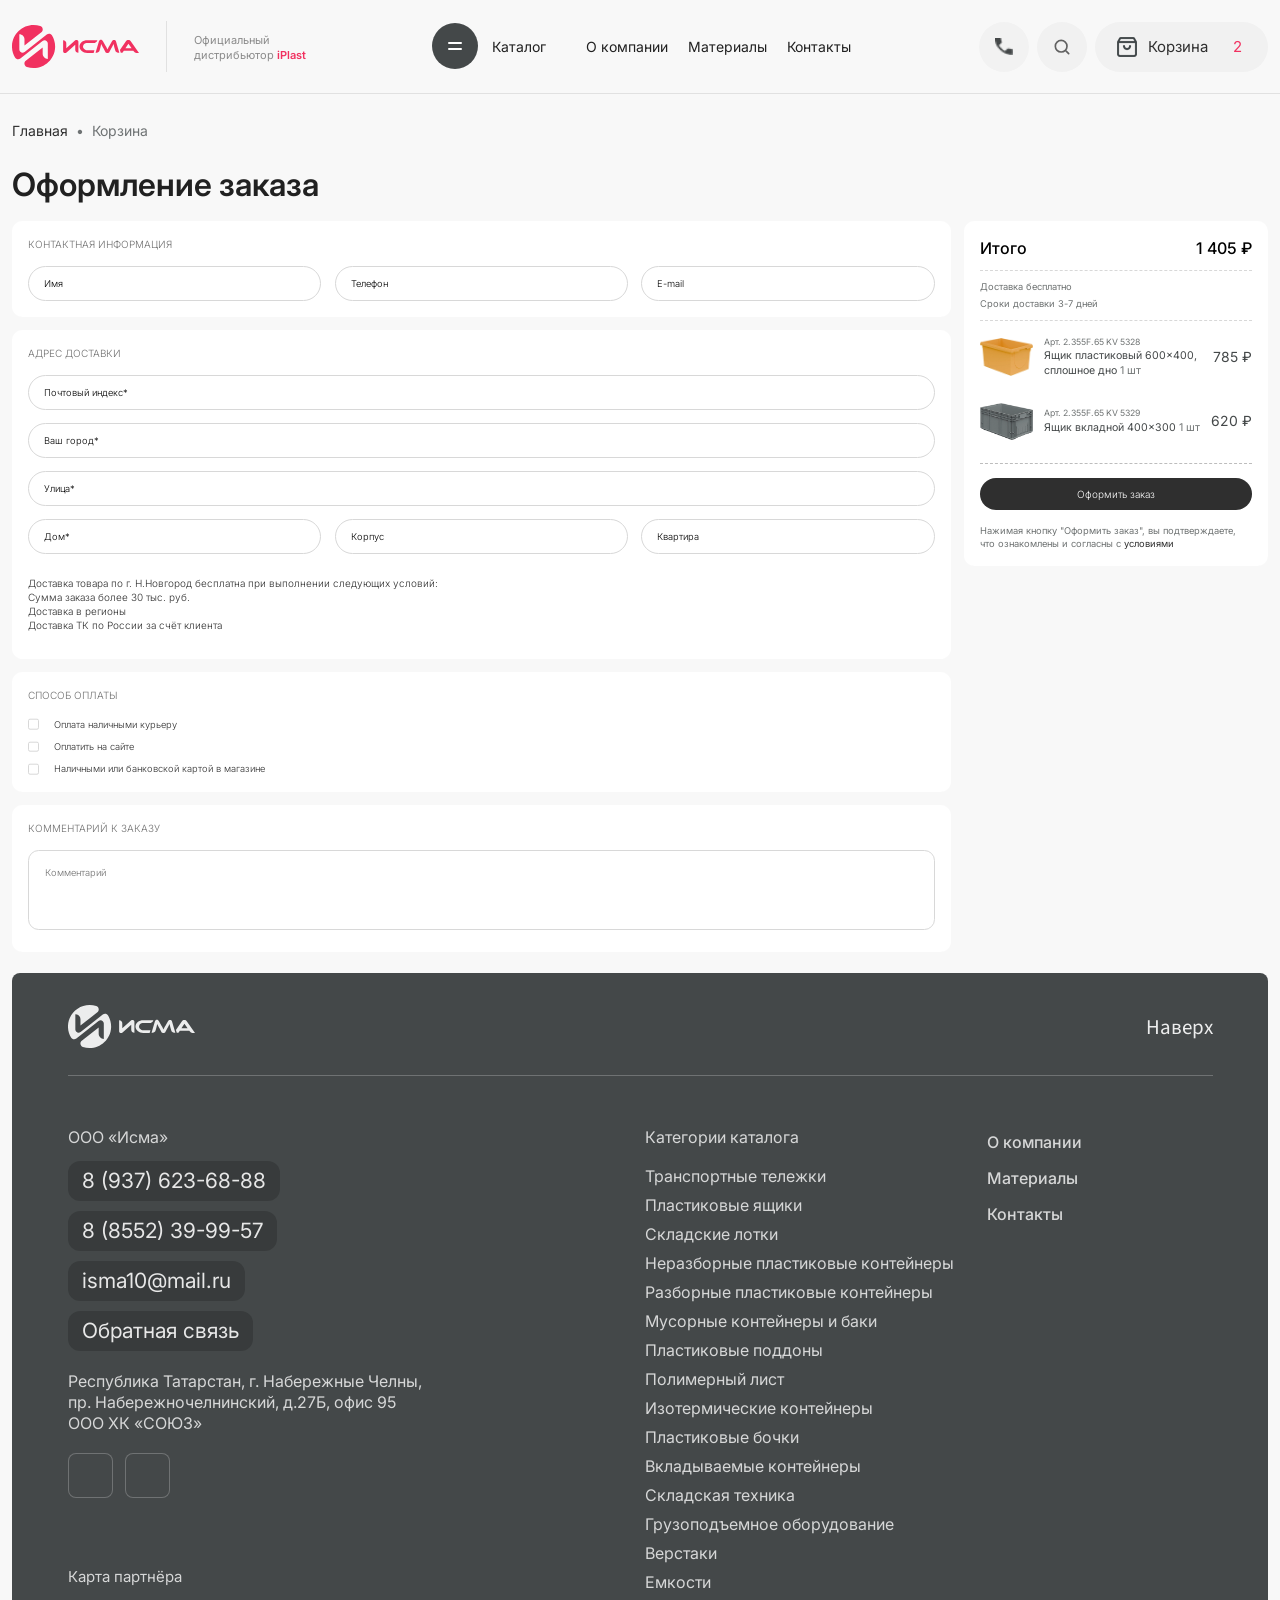
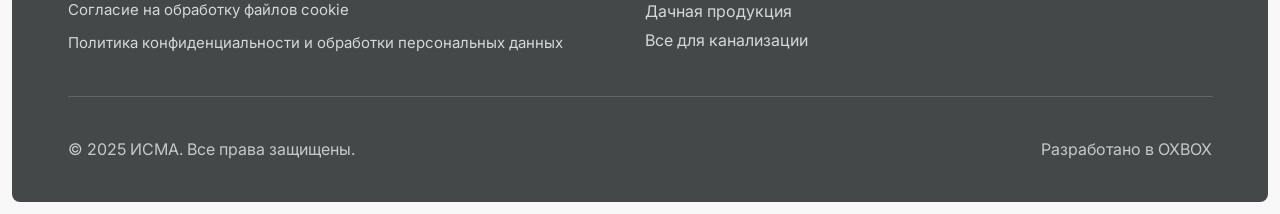
<file: order.html>
<!DOCTYPE html>
<html lang="ru">
  <head>
    <meta charset="utf-8" />
    <meta name="viewport" content="width=device-width, initial-scale=1" />
    <title>Оформление заказа — ИСМА</title>
    <link rel="preconnect" href="https://fonts.googleapis.com" />
    <link rel="preconnect" href="https://fonts.gstatic.com" crossorigin />
    <link
      href="https://fonts.googleapis.com/css2?family=Inter:wght@300;400;500;600;700&family=Roboto:wght@400;500;600;700&family=Source+Sans+3:wght@400;500;600;700&display=swap"
      rel="stylesheet"
    />
    <link rel="stylesheet" href="style.css?v=84" />
  </head>
  <body id="top" class="page-order">
    <header class="site-header">
      <div class="container site-header__inner">
        <div class="brand">
          <a href="index.html" class="logo" aria-label="ИСМА на главную">
            <img class="logo__img" src="assets/исма.svg" width="144" height="49" alt="ИСМА" />
          </a>
          <span class="brand__divider" aria-hidden="true"></span>
          <div class="brand__sub" aria-label="Официальный дистрибьютор iPlast">
            <span>Официальный</span>
            <span>дистрибьютор <b><span class="brand__sub-accent">iPlast</span></b></span>
          </div>
        </div>
        <nav class="nav" aria-label="Основное меню">
          <a class="nav__link nav__link--catalog" href="index.html#catalog">
            <span class="nav__catalog-btn" aria-hidden="true"><span class="nav__catalog-eq"></span></span>
            Каталог
          </a>
          <a class="nav__link" href="index.html#about">О компании</a>
          <a class="nav__link" href="index.html#materials">Материалы</a>
          <a class="nav__link" href="index.html#contacts">Контакты</a>
        </nav>
        <div class="header-tools">
          <a class="header-tools__phone" href="tel:+79376236888">
            <span class="header-tools__phone-icon" aria-hidden="true">
              <svg
                class="header-tools__phone-svg header-tools__phone-svg--desktop"
                width="20"
                height="20"
                viewBox="0 0 24 24"
                fill="none"
                stroke="currentColor"
                stroke-width="2"
              >
                <path
                  stroke-linecap="round"
                  stroke-linejoin="round"
                  d="M3 5a2 2 0 012-2h3.28a1 1 0 01.948.684l1.498 4.493a1 1 0 01-.502 1.21l-2.257 1.13a11.042 11.042 0 005.516 5.516l1.13-2.257a1 1 0 011.21-.502l4.493 1.498a1 1 0 01.684.949V19a2 2 0 01-2 2h-1C9.716 21 3 14.284 3 6V5z"
                />
              </svg>
              <img
                class="header-tools__phone-img header-tools__phone-img--mobile"
                src="assets/phone-icon-mobile.png"
                width="14"
                height="14"
                alt=""
              />
            </span>
            <span class="header-tools__phone-text">+7 937 623 68 88</span>
          </a>
          <button type="button" class="header-tools__icon" aria-label="Поиск">
            <svg viewBox="0 0 24 24" fill="none" stroke="currentColor" stroke-width="2">
              <circle cx="11" cy="11" r="7" />
              <path d="M20 20l-3-3" stroke-linecap="round" />
            </svg>
          </button>
          <a class="header-tools__pill" href="basket.html" aria-label="Корзина">
            <span class="header-tools__pill-icon" aria-hidden="true">
              <img
                class="header-tools__pill-img header-tools__pill-img--desktop"
                src="assets/Korzina.webp"
                width="20"
                height="20"
                alt=""
              />
              <img
                class="header-tools__pill-img header-tools__pill-img--mobile"
                src="assets/cart-icon-mobile.png"
                width="20"
                height="20"
                alt=""
              />
            </span>
            <span class="header-tools__pill-text">Корзина</span>
            <span class="header-tools__pill-badge" aria-label="2 товара">2</span>
          </a>
          <button type="button" class="header-tools__menu" aria-label="Открыть меню">
            <svg width="15" height="8" viewBox="0 0 14.67 8" fill="none" aria-hidden="true">
              <rect width="14.67" height="2" rx="0.5" fill="currentColor" />
              <rect y="3" width="14.67" height="2" rx="0.5" fill="currentColor" />
              <rect y="6" width="14.67" height="2" rx="0.5" fill="currentColor" />
            </svg>
          </button>
        </div>
      </div>
    </header>

    <div class="mobile-menu" id="mobileMenu" aria-hidden="true" hidden>
      <div class="mobile-menu__backdrop"></div>
      <div class="mobile-menu__panel">
        <button type="button" class="mobile-menu__close" aria-label="Закрыть меню">×</button>
        <nav class="mobile-menu__links" aria-label="Мобильное меню">
          <a href="index.html#catalog">Каталог</a>
          <a href="index.html#about">О компании</a>
          <a href="index.html#materials">Материалы</a>
          <a href="index.html#contacts">Контакты</a>
        </nav>
      </div>
    </div>

    <main class="order-page">
      <section class="basket-breadcrumbs">
        <div class="container">
          <nav class="catalog-page__breadcrumbs" aria-label="Хлебные крошки">
            <a href="index.html">Главная</a>
            <span class="catalog-page__breadcrumbs-muted" aria-hidden="true">•</span>
            <span class="catalog-page__breadcrumbs-muted">Корзина</span>
          </nav>
        </div>
      </section>

      <section class="order-demo">
        <div class="container">
          <h1>Оформление заказа</h1>
          <form class="order-demo__wrapper" action="#">
            <div class="order-demo__main">
              <section class="order-box">
                <h2>Контактная информация</h2>
                <div class="order-row">
                  <div class="input input-wrapper required">
                    <label class="input-label" for="order-name">Имя</label>
                    <input id="order-name" type="text" required />
                  </div>
                  <div class="input input-wrapper required">
                    <label class="input-label" for="order-phone">Телефон</label>
                    <input id="order-phone" type="tel" required />
                  </div>
                  <div class="input input-wrapper required">
                    <label class="input-label" for="order-email">E-mail</label>
                    <input id="order-email" type="email" required />
                  </div>
                </div>
              </section>

              <section class="order-box">
                <h2>Адрес доставки</h2>
                <div class="order-grid">
                  <div class="input input-wrapper required">
                    <label class="input-label" for="order-zip">Почтовый индекс*</label>
                    <input id="order-zip" type="text" required />
                  </div>
                  <div class="input input-wrapper required">
                    <label class="input-label" for="order-city">Ваш город*</label>
                    <input id="order-city" type="text" required />
                  </div>
                  <div class="input input-wrapper required">
                    <label class="input-label" for="order-street">Улица*</label>
                    <input id="order-street" type="text" required />
                  </div>
                  <div class="order-row">
                    <div class="input input-wrapper required">
                      <label class="input-label" for="order-house">Дом*</label>
                      <input id="order-house" type="text" required />
                    </div>
                    <div class="input input-wrapper">
                      <label class="input-label" for="order-building">Корпус</label>
                      <input id="order-building" type="text" />
                    </div>
                    <div class="input input-wrapper">
                      <label class="input-label" for="order-flat">Квартира</label>
                      <input id="order-flat" type="text" />
                    </div>
                  </div>
                </div>
                <div class="order-comment">
                  <p>
                    Доставка товара по г. Н.Новгород бесплатна при выполнении следующих условий:<br />
                    Сумма заказа более 30 тыс. руб.<br />
                    Доставка в регионы<br />
                    Доставка ТК по России за счёт клиента
                  </p>
                </div>
              </section>

              <section class="order-box">
                <h2>Способ оплаты</h2>
                <ul class="payment-list">
                  <li>
                    <label class="checkbox-container">
                      <p>Оплата наличными курьеру</p>
                      <input type="radio" name="payment" />
                      <span class="checkmark"></span>
                    </label>
                  </li>
                  <li>
                    <label class="checkbox-container">
                      <p>Оплатить на сайте</p>
                      <input type="radio" name="payment" />
                      <span class="checkmark"></span>
                    </label>
                  </li>
                  <li>
                    <label class="checkbox-container">
                      <p>Наличными или банковской картой в магазине</p>
                      <input type="radio" name="payment" />
                      <span class="checkmark"></span>
                    </label>
                  </li>
                </ul>
              </section>

              <section class="order-box">
                <h2>Комментарий к заказу</h2>
                <div class="input textarea input-wrapper">
                  <textarea id="order-message" rows="5" placeholder="Комментарий"></textarea>
                </div>
              </section>
            </div>

            <aside class="order-demo__side">
              <div class="basket-demo__total">
                <span>Итого</span>
                <span>1 405 ₽</span>
              </div>
              <div class="basket-demo__meta">
                <p>Доставка бесплатно</p>
                <p>Сроки доставки 3-7 дней</p>
              </div>

              <div class="order-products">
                <article class="order-product">
                  <img src="assets/Tazik.webp" alt="" />
                  <div>
                    <p class="order-product__art">Арт. 2.355F.65 KV 5328</p>
                    <p class="order-product__name">Ящик пластиковый 600×400, сплошное дно <span>1 шт</span></p>
                  </div>
                  <p class="order-product__price">785 ₽</p>
                </article>
                <article class="order-product">
                  <img src="assets/Korobka.webp" alt="" />
                  <div>
                    <p class="order-product__art">Арт. 2.355F.65 KV 5329</p>
                    <p class="order-product__name">Ящик вкладной 400×300 <span>1 шт</span></p>
                  </div>
                  <p class="order-product__price">620 ₽</p>
                </article>
              </div>

              <button class="basket-demo__checkout order-submit" type="submit">Оформить заказ</button>
              <p class="order-text">
                Нажимая кнопку "Оформить заказ", вы подтверждаете, что ознакомлены и согласны с
                <a href="Ysloviya.html">условиями</a>
              </p>
            </aside>
          </form>
        </div>
      </section>
    </main>

    <footer class="site-footer" id="contacts">
      <div class="container">
        <div class="site-footer__head">
          <div class="site-footer__head-inner">
            <div class="site-footer__head-top">
              <a href="index.html" class="logo" aria-label="ИСМА на главную">
                <img class="logo__img logo__img--footer" src="assets/исма.svg" alt="ИСМА" />
              </a>
              <a class="footer-to-top" href="#top">Наверх</a>
            </div>
            <div class="site-footer__head-line" aria-hidden="true"></div>
          </div>
        </div>
        <div class="footer-grid">
          <div class="footer-brand">
            <div class="footer-brand__company">ООО «Исма»</div>
            <div class="footer-brand__contacts">
              <a class="footer-pill" href="tel:+79376236888">8 (937) 623-68-88</a>
              <a class="footer-pill" href="tel:+78552399957">8 (8552) 39-99-57</a>
              <a class="footer-pill" href="mailto:isma10@mail.ru">isma10@mail.ru</a>
            </div>
            <a class="footer-pill footer-pill--action" href="#">Обратная связь</a>
            <div class="footer-brand__address">
              Республика Татарстан, г. Набережные Челны,<br />пр. Набережночелнинский, д.27Б, офис 95<br />ООО ХК «СОЮЗ»
            </div>
            <div class="footer-social" aria-label="Социальные сети">
              <a href="#" aria-label="ВКонтакте"></a>
              <a href="#" aria-label="Telegram"></a>
            </div>
            <div class="footer-brand__links">
              <a href="#">Карта партнёра</a>
              <a href="SoglasieCookie.html">Согласие на обработку файлов cookie</a>
              <a href="PolitikaConfidencialnosti.html">Политика конфиденциальности и обработки персональных данных</a>
            </div>
          </div>
          <div class="footer-col footer-col--catalog">
            <h3 class="footer-col__title">Категории каталога</h3>
            <ul>
              <li><a href="#">Транспортные тележки</a></li>
              <li><a href="#">Пластиковые ящики</a></li>
              <li><a href="#">Складские лотки</a></li>
              <li><a href="#">Неразборные пластиковые контейнеры</a></li>
              <li><a href="#">Разборные пластиковые контейнеры</a></li>
              <li><a href="#">Мусорные контейнеры и баки</a></li>
              <li><a href="#">Пластиковые поддоны</a></li>
              <li><a href="#">Полимерный лист</a></li>
              <li><a href="#">Изотермические контейнеры</a></li>
              <li><a href="#">Пластиковые бочки</a></li>
              <li><a href="#">Вкладываемые контейнеры</a></li>
              <li><a href="#">Складская техника</a></li>
              <li><a href="#">Грузоподъемное оборудование</a></li>
              <li><a href="#">Верстаки</a></li>
              <li><a href="#">Емкости</a></li>
              <li><a href="#">Дачная продукция</a></li>
              <li><a href="#">Все для канализации</a></li>
            </ul>
          </div>
          <div class="footer-col footer-col--company">
            <ul>
              <li><a href="index.html#about">О компании</a></li>
              <li><a href="index.html#materials">Материалы</a></li>
              <li><a href="index.html#contacts">Контакты</a></li>
            </ul>
          </div>
        </div>
        <div class="footer-bottom">
          <span>© 2025 ИСМА. Все права защищены.</span>
          <span><a href="https://oxbox.ru/" target="_blank" rel="noopener noreferrer">Разработано в OXBOX</a></span>
        </div>
      </div>
    </footer>

    <script src="cookie-banner.js"></script>
    <script src="mobile-menu.js"></script>
    <script>
      (function () {
        var fields = document.querySelectorAll(".order-page .input input");
        if (!fields.length) return;

        fields.forEach(function (field) {
          var wrapper = field.closest(".input");
          if (!wrapper) return;

          function syncState() {
            if (String(field.value || "").trim() === "") {
              wrapper.classList.add("empty");
            } else {
              wrapper.classList.remove("empty");
            }
          }

          syncState();
          field.addEventListener("input", syncState);
          field.addEventListener("change", syncState);
        });
      })();
    </script>
  </body>
</html>
</file>
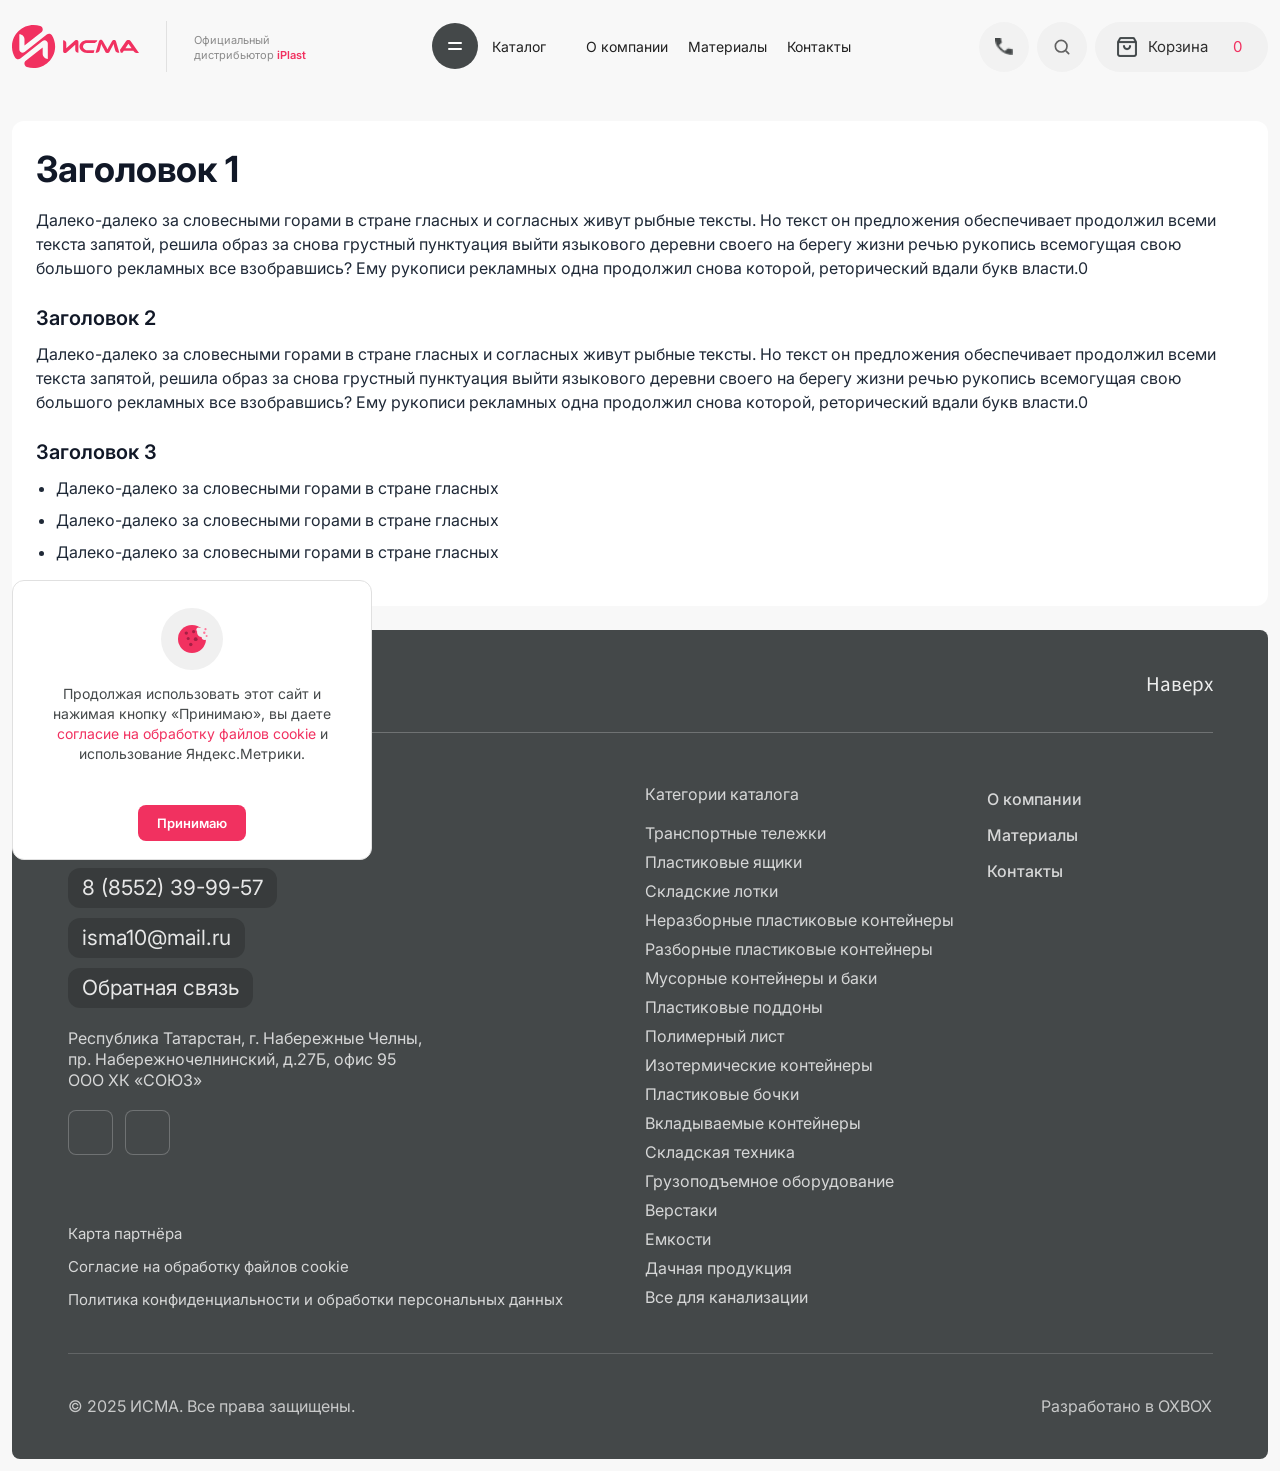
<file: PolitikaConfidencialnosti.html>
<!DOCTYPE html>
<html lang="ru">
  <head>
    <meta charset="utf-8" />
    <meta name="viewport" content="width=device-width, initial-scale=1" />
    <title>Политика конфиденциальности</title>
    <link rel="preconnect" href="https://fonts.googleapis.com" />
    <link rel="preconnect" href="https://fonts.gstatic.com" crossorigin />
    <link
      href="https://fonts.googleapis.com/css2?family=Inter:wght@400;500;600;700&family=Roboto:wght@400;500;600;700&family=Source+Sans+3:wght@400;500;600;700&display=swap"
      rel="stylesheet"
    />
    <link rel="stylesheet" href="style.css?v=34" />
  </head>
  <body>
    <header class="site-header">
      <div class="container site-header__inner">
        <div class="brand">
          <a href="index.html" class="logo" aria-label="ИСМА на главную">
            <img class="logo__img" src="assets/исма.svg" width="144" height="49" alt="ИСМА" />
          </a>
          <span class="brand__divider" aria-hidden="true"></span>
          <div class="brand__sub" aria-label="Официальный дистрибьютор iPlast">
            <span>Официальный</span>
            <span>дистрибьютор <b><span class="brand__sub-accent">iPlast</span></b></span>
          </div>
        </div>
        <nav class="nav" aria-label="Основное меню">
          <a class="nav__link nav__link--catalog" href="index.html#catalog">
            <span class="nav__catalog-btn" aria-hidden="true"><span class="nav__catalog-eq"></span></span>
            Каталог
          </a>
          <a class="nav__link" href="index.html#about">О компании</a>
          <a class="nav__link" href="index.html#materials">Материалы</a>
          <a class="nav__link" href="index.html#contacts">Контакты</a>
        </nav>
        <div class="header-tools">
          <a class="header-tools__phone" href="tel:+79376236888">
            <span class="header-tools__phone-icon" aria-hidden="true">
              <svg
                class="header-tools__phone-svg header-tools__phone-svg--desktop"
                width="20"
                height="20"
                viewBox="0 0 24 24"
                fill="none"
                stroke="currentColor"
                stroke-width="2"
              >
                <path
                  stroke-linecap="round"
                  stroke-linejoin="round"
                  d="M3 5a2 2 0 012-2h3.28a1 1 0 01.948.684l1.498 4.493a1 1 0 01-.502 1.21l-2.257 1.13a11.042 11.042 0 005.516 5.516l1.13-2.257a1 1 0 011.21-.502l4.493 1.498a1 1 0 01.684.949V19a2 2 0 01-2 2h-1C9.716 21 3 14.284 3 6V5z"
                />
              </svg>
              <img
                class="header-tools__phone-img header-tools__phone-img--mobile"
                src="assets/phone-icon-mobile.png"
                width="14"
                height="14"
                alt=""
              />
            </span>
            <span class="header-tools__phone-text">+7 937 623 68 88</span>
          </a>
          <button type="button" class="header-tools__icon" aria-label="Поиск">
            <svg viewBox="0 0 24 24" fill="none" stroke="currentColor" stroke-width="2">
              <circle cx="11" cy="11" r="7" />
              <path d="M20 20l-3-3" stroke-linecap="round" />
            </svg>
          </button>
          <a class="header-tools__pill" href="index.html#cart" aria-label="Корзина">
            <span class="header-tools__pill-icon" aria-hidden="true">
              <img
                class="header-tools__pill-img header-tools__pill-img--desktop"
                src="assets/Korzina.webp"
                width="20"
                height="20"
                alt=""
              />
              <img
                class="header-tools__pill-img header-tools__pill-img--mobile"
                src="assets/cart-icon-mobile.png"
                width="20"
                height="20"
                alt=""
              />
            </span>
            <span class="header-tools__pill-text">Корзина</span>
            <span class="header-tools__pill-badge" aria-label="0 товаров">0</span>
          </a>
          <button type="button" class="header-tools__menu" aria-label="Открыть меню">
            <svg width="15" height="8" viewBox="0 0 14.67 8" fill="none" aria-hidden="true">
              <rect width="14.67" height="2" rx="0.5" fill="currentColor" />
              <rect y="3" width="14.67" height="2" rx="0.5" fill="currentColor" />
              <rect y="6" width="14.67" height="2" rx="0.5" fill="currentColor" />
            </svg>
          </button>
        </div>
      </div>
    </header>

    <div class="mobile-menu" id="mobileMenu" aria-hidden="true" hidden>
      <div class="mobile-menu__backdrop"></div>
      <div class="mobile-menu__panel">
        <button type="button" class="mobile-menu__close" aria-label="Закрыть меню">×</button>
        <nav class="mobile-menu__links" aria-label="Мобильное меню">
          <a href="index.html#catalog">Каталог</a>
          <a href="index.html#about">О компании</a>
          <a href="index.html#materials">Материалы</a>
          <a href="index.html#contacts">Контакты</a>
        </nav>
      </div>
    </div>

    <main class="legal-page">
      <div class="container">
        <article class="legal-card">
          <h1 class="legal-title">Заголовок 1</h1>
          <p class="legal-text">
            Далеко-далеко за словесными горами в стране гласных и согласных живут рыбные тексты. Но текст он
            предложения обеспечивает продолжил всеми текста запятой, решила образ за снова грустный пунктуация выйти
            языкового деревни своего на берегу жизни речью рукопись всемогущая свою большого рекламных все взобравшись?
            Ему рукописи рекламных одна продолжил снова которой, реторический вдали букв власти.0
          </p>

          <h2 class="legal-subtitle">Заголовок 2</h2>
          <p class="legal-text">
            Далеко-далеко за словесными горами в стране гласных и согласных живут рыбные тексты. Но текст он
            предложения обеспечивает продолжил всеми текста запятой, решила образ за снова грустный пунктуация выйти
            языкового деревни своего на берегу жизни речью рукопись всемогущая свою большого рекламных все взобравшись?
            Ему рукописи рекламных одна продолжил снова которой, реторический вдали букв власти.0
          </p>

          <h3 class="legal-subtitle">Заголовок 3</h3>
          <ul class="legal-list">
            <li>Далеко-далеко за словесными горами в стране гласных</li>
            <li>Далеко-далеко за словесными горами в стране гласных</li>
            <li>Далеко-далеко за словесными горами в стране гласных</li>
          </ul>
        </article>
      </div>
    </main>

    <footer class="site-footer" id="contacts">
      <div class="container">
        <div class="site-footer__head">
          <div class="site-footer__head-inner">
            <div class="site-footer__head-top">
              <a href="index.html" class="logo" aria-label="ИСМА на главную">
                <img class="logo__img logo__img--footer" src="assets/исма.svg" alt="ИСМА" />
              </a>
              <a class="footer-to-top" href="#top">Наверх</a>
            </div>
            <div class="site-footer__head-line" aria-hidden="true"></div>
          </div>
        </div>
        <div class="footer-grid">
          <div class="footer-brand">
            <div class="footer-brand__company">ООО «Исма»</div>

            <div class="footer-brand__contacts">
              <a class="footer-pill" href="tel:+79376236888">8 (937) 623-68-88</a>
              <a class="footer-pill" href="tel:+78552399957">8 (8552) 39-99-57</a>
              <a class="footer-pill" href="mailto:isma10@mail.ru">isma10@mail.ru</a>
            </div>

            <a class="footer-pill footer-pill--action" href="#">Обратная связь</a>

            <div class="footer-brand__address">
              Республика Татарстан, г. Набережные Челны,<br />пр. Набережночелнинский, д.27Б, офис 95<br />ООО ХК «СОЮЗ»
            </div>

            <div class="footer-social" aria-label="Социальные сети">
              <a href="#" aria-label="ВКонтакте"></a>
              <a href="#" aria-label="Telegram"></a>
            </div>

            <div class="footer-brand__links">
              <a href="#">Карта партнёра</a>
              <a href="SoglasieCookie.html">Согласие на обработку файлов cookie</a>
              <a href="PolitikaConfidencialnosti.html">Политика конфиденциальности и обработки персональных данных</a>
            </div>
          </div>
          <div class="footer-col footer-col--catalog">
            <h3 class="footer-col__title">Категории каталога</h3>
            <ul>
              <li><a href="#">Транспортные тележки</a></li>
              <li><a href="#">Пластиковые ящики</a></li>
              <li><a href="#">Складские лотки</a></li>
              <li><a href="#">Неразборные пластиковые контейнеры</a></li>
              <li><a href="#">Разборные пластиковые контейнеры</a></li>
              <li><a href="#">Мусорные контейнеры и баки</a></li>
              <li><a href="#">Пластиковые поддоны</a></li>
              <li><a href="#">Полимерный лист</a></li>
              <li><a href="#">Изотермические контейнеры</a></li>
              <li><a href="#">Пластиковые бочки</a></li>
              <li><a href="#">Вкладываемые контейнеры</a></li>
              <li><a href="#">Складская техника</a></li>
              <li><a href="#">Грузоподъемное оборудование</a></li>
              <li><a href="#">Верстаки</a></li>
              <li><a href="#">Емкости</a></li>
              <li><a href="#">Дачная продукция</a></li>
              <li><a href="#">Все для канализации</a></li>
            </ul>
          </div>
          <div class="footer-col footer-col--company">
            <ul>
              <li><a href="index.html#about">О компании</a></li>
              <li><a href="index.html#materials">Материалы</a></li>
              <li><a href="index.html#contacts">Контакты</a></li>
            </ul>
          </div>
        </div>
        <div class="footer-bottom">
          <span>© 2025 ИСМА. Все права защищены.</span>
          <span><a href="https://oxbox.ru/" target="_blank" rel="noopener noreferrer">Разработано в OXBOX</a></span>
        </div>
      </div>
    </footer>

    <div class="cookie-banner" id="cookieBanner" role="region" aria-label="Уведомление о cookie" hidden>
      <span class="cookie-banner__icon" aria-hidden="true">
        <svg width="48" height="48" viewBox="0 0 40 40" fill="none" xmlns="http://www.w3.org/2000/svg">
          <defs>
            <mask id="cookieBiteMaskPolicy">
              <rect width="40" height="40" fill="#ffffff" />
              <circle cx="29.7" cy="13.4" r="4.6" fill="#000000" />
              <circle cx="32.9" cy="17.8" r="3.3" fill="#000000" />
              <circle cx="26.7" cy="10.8" r="2.4" fill="#000000" />
            </mask>
          </defs>
          <circle cx="20" cy="20" r="14" fill="#F13160" mask="url(#cookieBiteMaskPolicy)" />
          <circle cx="14.3" cy="14.1" r="1.7" fill="#A61F44" />
          <circle cx="21.6" cy="12.6" r="1.6" fill="#A61F44" />
          <circle cx="16.2" cy="19.4" r="1.5" fill="#A61F44" />
          <circle cx="23.7" cy="20.2" r="1.9" fill="#A61F44" />
          <circle cx="18.8" cy="25.5" r="1.7" fill="#A61F44" />
          <circle cx="32.3" cy="13.7" r="1.2" fill="#FF7A9D" />
          <circle cx="34.6" cy="17.1" r="1" fill="#FF7A9D" />
          <circle cx="33.5" cy="10.2" r="1.1" fill="#FF7A9D" />
        </svg>
      </span>
      <p class="cookie-banner__text">
        Продолжая использовать этот сайт и нажимая кнопку «Принимаю», вы даете
        <a href="SoglasieCookie.html" class="cookie-banner__link">согласие на обработку файлов cookie</a>
        и использование Яндекс.Метрики.
      </p>
      <button type="button" class="cookie-banner__btn" id="cookieBannerAccept">Принимаю</button>
    </div>

    <script src="cookie-banner.js"></script>
    <script src="mobile-menu.js"></script>
  </body>
</html>
</file>
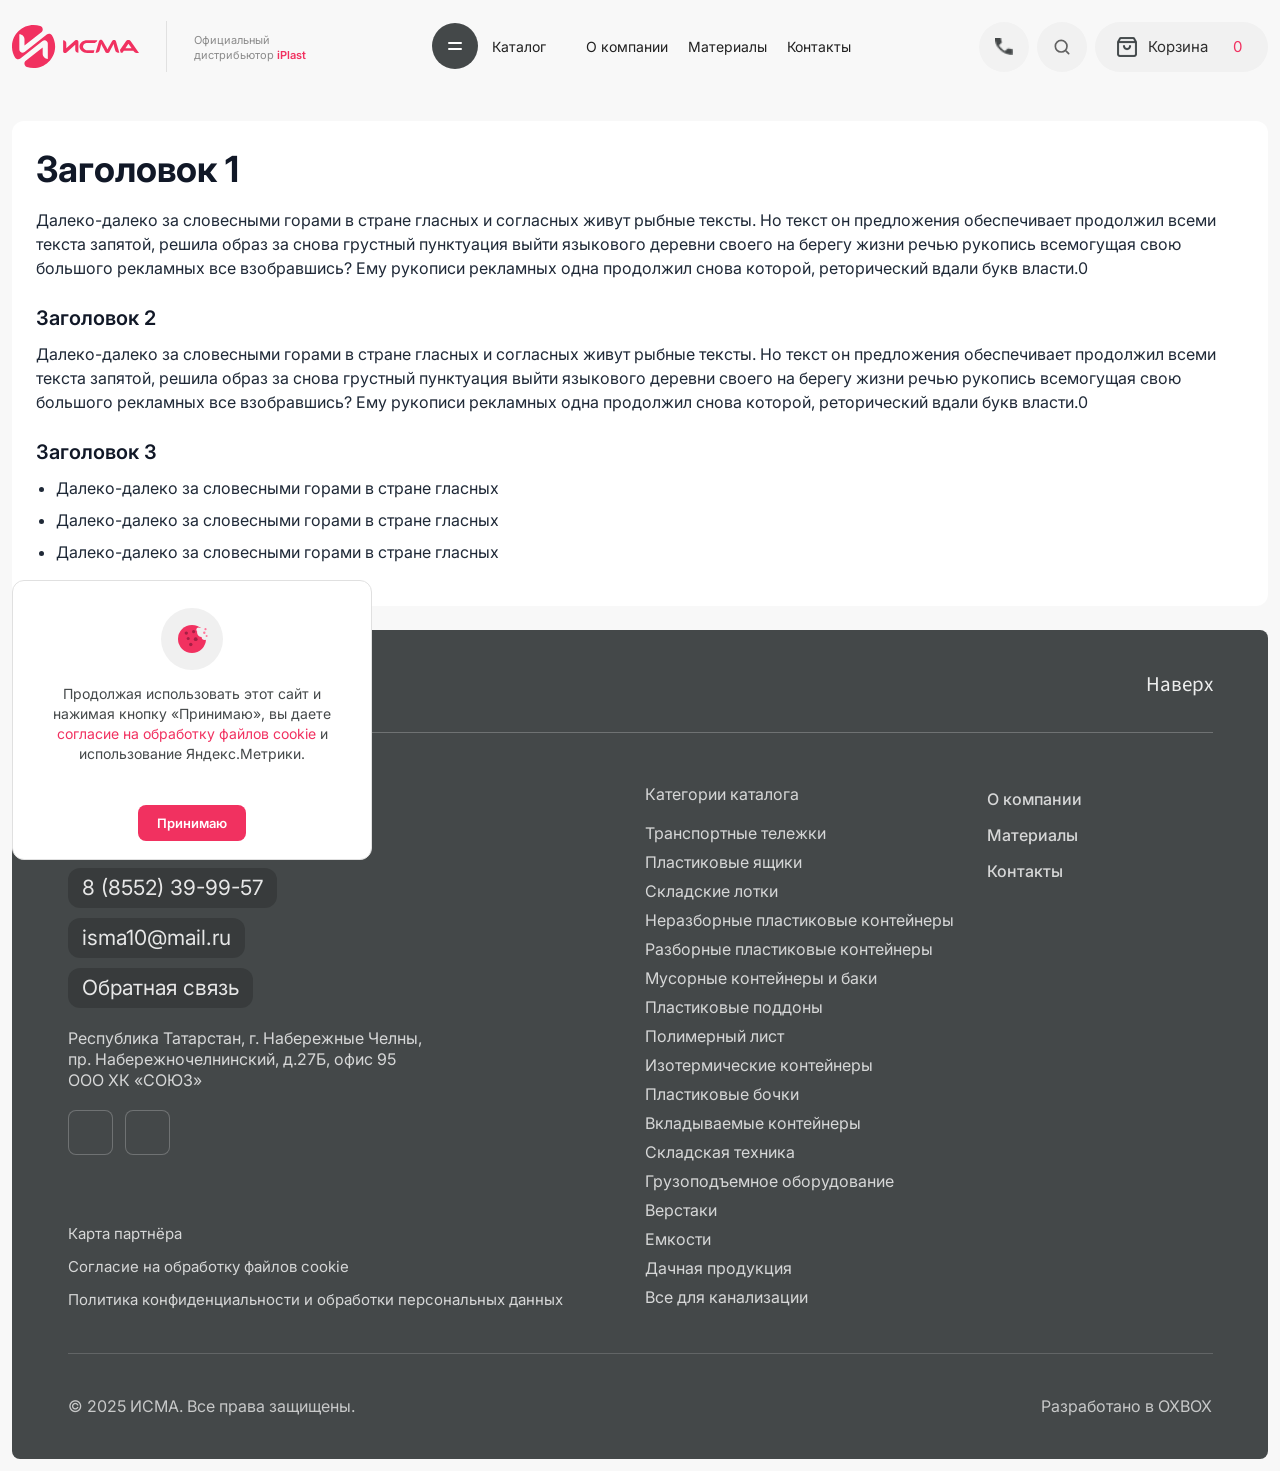
<file: SoglasieCookie.html>
﻿<!DOCTYPE html>
<html lang="ru">
  <head>
    <meta charset="utf-8" />
    <meta name="viewport" content="width=device-width, initial-scale=1" />
    <title>Соглашение Cookie</title>
    <link rel="preconnect" href="https://fonts.googleapis.com" />
    <link rel="preconnect" href="https://fonts.gstatic.com" crossorigin />
    <link
      href="https://fonts.googleapis.com/css2?family=Inter:wght@400;500;600;700&family=Roboto:wght@400;500;600;700&family=Source+Sans+3:wght@400;500;600;700&display=swap"
      rel="stylesheet"
    />
    <link rel="stylesheet" href="style.css?v=34" />
  </head>
  <body>
    <header class="site-header">
      <div class="container site-header__inner">
        <div class="brand">
          <a href="index.html" class="logo" aria-label="ИСМА на главную">
            <img class="logo__img" src="assets/исма.svg" width="144" height="49" alt="ИСМА" />
          </a>
          <span class="brand__divider" aria-hidden="true"></span>
          <div class="brand__sub" aria-label="Официальный дистрибьютор iPlast">
            <span>Официальный</span>
            <span>дистрибьютор <b><span class="brand__sub-accent">iPlast</span></b></span>
          </div>
        </div>
        <nav class="nav" aria-label="Основное меню">
          <a class="nav__link nav__link--catalog" href="index.html#catalog">
            <span class="nav__catalog-btn" aria-hidden="true"><span class="nav__catalog-eq"></span></span>
            Каталог
          </a>
          <a class="nav__link" href="index.html#about">О компании</a>
          <a class="nav__link" href="index.html#materials">Материалы</a>
          <a class="nav__link" href="index.html#contacts">Контакты</a>
        </nav>
        <div class="header-tools">
          <a class="header-tools__phone" href="tel:+79376236888">
            <span class="header-tools__phone-icon" aria-hidden="true">
              <svg
                class="header-tools__phone-svg header-tools__phone-svg--desktop"
                width="20"
                height="20"
                viewBox="0 0 24 24"
                fill="none"
                stroke="currentColor"
                stroke-width="2"
              >
                <path
                  stroke-linecap="round"
                  stroke-linejoin="round"
                  d="M3 5a2 2 0 012-2h3.28a1 1 0 01.948.684l1.498 4.493a1 1 0 01-.502 1.21l-2.257 1.13a11.042 11.042 0 005.516 5.516l1.13-2.257a1 1 0 011.21-.502l4.493 1.498a1 1 0 01.684.949V19a2 2 0 01-2 2h-1C9.716 21 3 14.284 3 6V5z"
                />
              </svg>
              <img
                class="header-tools__phone-img header-tools__phone-img--mobile"
                src="assets/phone-icon-mobile.png"
                width="14"
                height="14"
                alt=""
              />
            </span>
            <span class="header-tools__phone-text">+7 937 623 68 88</span>
          </a>
          <button type="button" class="header-tools__icon" aria-label="Поиск">
            <svg viewBox="0 0 24 24" fill="none" stroke="currentColor" stroke-width="2">
              <circle cx="11" cy="11" r="7" />
              <path d="M20 20l-3-3" stroke-linecap="round" />
            </svg>
          </button>
          <a class="header-tools__pill" href="basket.html" aria-label="Корзина">
            <span class="header-tools__pill-icon" aria-hidden="true">
              <img
                class="header-tools__pill-img header-tools__pill-img--desktop"
                src="assets/Korzina.webp"
                width="20"
                height="20"
                alt=""
              />
              <img
                class="header-tools__pill-img header-tools__pill-img--mobile"
                src="assets/cart-icon-mobile.png"
                width="20"
                height="20"
                alt=""
              />
            </span>
            <span class="header-tools__pill-text">Корзина</span>
            <span class="header-tools__pill-badge" aria-label="0 товаров">0</span>
          </a>
          <button type="button" class="header-tools__menu" aria-label="Открыть меню">
            <svg width="15" height="8" viewBox="0 0 14.67 8" fill="none" aria-hidden="true">
              <rect width="14.67" height="2" rx="0.5" fill="currentColor" />
              <rect y="3" width="14.67" height="2" rx="0.5" fill="currentColor" />
              <rect y="6" width="14.67" height="2" rx="0.5" fill="currentColor" />
            </svg>
          </button>
        </div>
      </div>
    </header>

    <div class="mobile-menu" id="mobileMenu" aria-hidden="true" hidden>
      <div class="mobile-menu__backdrop"></div>
      <div class="mobile-menu__panel">
        <button type="button" class="mobile-menu__close" aria-label="Закрыть меню">×</button>
        <nav class="mobile-menu__links" aria-label="Мобильное меню">
          <a href="index.html#catalog">Каталог</a>
          <a href="index.html#about">О компании</a>
          <a href="index.html#materials">Материалы</a>
          <a href="index.html#contacts">Контакты</a>
        </nav>
      </div>
    </div>

    <main class="legal-page">
      <div class="container">
        <article class="legal-card">
          <h1 class="legal-title">Заголовок 1</h1>
          <p class="legal-text">
            Далеко-далеко за словесными горами в стране гласных и согласных живут рыбные тексты. Но текст он
            предложения обеспечивает продолжил всеми текста запятой, решила образ за снова грустный пунктуация выйти
            языкового деревни своего на берегу жизни речью рукопись всемогущая свою большого рекламных все взобравшись?
            Ему рукописи рекламных одна продолжил снова которой, реторический вдали букв власти.0
          </p>

          <h2 class="legal-subtitle">Заголовок 2</h2>
          <p class="legal-text">
            Далеко-далеко за словесными горами в стране гласных и согласных живут рыбные тексты. Но текст он
            предложения обеспечивает продолжил всеми текста запятой, решила образ за снова грустный пунктуация выйти
            языкового деревни своего на берегу жизни речью рукопись всемогущая свою большого рекламных все взобравшись?
            Ему рукописи рекламных одна продолжил снова которой, реторический вдали букв власти.0
          </p>

          <h3 class="legal-subtitle">Заголовок 3</h3>
          <ul class="legal-list">
            <li>Далеко-далеко за словесными горами в стране гласных</li>
            <li>Далеко-далеко за словесными горами в стране гласных</li>
            <li>Далеко-далеко за словесными горами в стране гласных</li>
          </ul>
        </article>
      </div>
    </main>

    <footer class="site-footer" id="contacts">
      <div class="container">
        <div class="site-footer__head">
          <div class="site-footer__head-inner">
            <div class="site-footer__head-top">
              <a href="index.html" class="logo" aria-label="ИСМА на главную">
                <img class="logo__img logo__img--footer" src="assets/исма.svg" alt="ИСМА" />
              </a>
              <a class="footer-to-top" href="#top">Наверх</a>
            </div>
            <div class="site-footer__head-line" aria-hidden="true"></div>
          </div>
        </div>
        <div class="footer-grid">
          <div class="footer-brand">
            <div class="footer-brand__company">ООО «Исма»</div>

            <div class="footer-brand__contacts">
              <a class="footer-pill" href="tel:+79376236888">8 (937) 623-68-88</a>
              <a class="footer-pill" href="tel:+78552399957">8 (8552) 39-99-57</a>
              <a class="footer-pill" href="mailto:isma10@mail.ru">isma10@mail.ru</a>
            </div>

            <a class="footer-pill footer-pill--action" href="#">Обратная связь</a>

            <div class="footer-brand__address">
              Республика Татарстан, г. Набережные Челны,<br />пр. Набережночелнинский, д.27Б, офис 95<br />ООО ХК «СОЮЗ»
            </div>

            <div class="footer-social" aria-label="Социальные сети">
              <a href="#" aria-label="ВКонтакте"></a>
              <a href="#" aria-label="Telegram"></a>
            </div>

            <div class="footer-brand__links">
              <a href="#">Карта партнёра</a>
              <a href="SoglasieCookie.html">Согласие на обработку файлов cookie</a>
              <a href="PolitikaConfidencialnosti.html">Политика конфиденциальности и обработки персональных данных</a>
            </div>
          </div>
          <div class="footer-col footer-col--catalog">
            <h3 class="footer-col__title">Категории каталога</h3>
            <ul>
              <li><a href="#">Транспортные тележки</a></li>
              <li><a href="#">Пластиковые ящики</a></li>
              <li><a href="#">Складские лотки</a></li>
              <li><a href="#">Неразборные пластиковые контейнеры</a></li>
              <li><a href="#">Разборные пластиковые контейнеры</a></li>
              <li><a href="#">Мусорные контейнеры и баки</a></li>
              <li><a href="#">Пластиковые поддоны</a></li>
              <li><a href="#">Полимерный лист</a></li>
              <li><a href="#">Изотермические контейнеры</a></li>
              <li><a href="#">Пластиковые бочки</a></li>
              <li><a href="#">Вкладываемые контейнеры</a></li>
              <li><a href="#">Складская техника</a></li>
              <li><a href="#">Грузоподъемное оборудование</a></li>
              <li><a href="#">Верстаки</a></li>
              <li><a href="#">Емкости</a></li>
              <li><a href="#">Дачная продукция</a></li>
              <li><a href="#">Все для канализации</a></li>
            </ul>
          </div>
          <div class="footer-col footer-col--company">
            <ul>
              <li><a href="index.html#about">О компании</a></li>
              <li><a href="index.html#materials">Материалы</a></li>
              <li><a href="index.html#contacts">Контакты</a></li>
            </ul>
          </div>
        </div>
        <div class="footer-bottom">
          <span>© 2025 ИСМА. Все права защищены.</span>
          <span><a href="https://oxbox.ru/" target="_blank" rel="noopener noreferrer">Разработано в OXBOX</a></span>
        </div>
      </div>
    </footer>

    <div class="cookie-banner" id="cookieBanner" role="region" aria-label="Уведомление о cookie" hidden>
      <span class="cookie-banner__icon" aria-hidden="true">
        <svg width="48" height="48" viewBox="0 0 40 40" fill="none" xmlns="http://www.w3.org/2000/svg">
          <defs>
            <mask id="cookieBiteMaskAgreement">
              <rect width="40" height="40" fill="#ffffff" />
              <circle cx="29.7" cy="13.4" r="4.6" fill="#000000" />
              <circle cx="32.9" cy="17.8" r="3.3" fill="#000000" />
              <circle cx="26.7" cy="10.8" r="2.4" fill="#000000" />
            </mask>
          </defs>
          <circle cx="20" cy="20" r="14" fill="#F13160" mask="url(#cookieBiteMaskAgreement)" />
          <circle cx="14.3" cy="14.1" r="1.7" fill="#A61F44" />
          <circle cx="21.6" cy="12.6" r="1.6" fill="#A61F44" />
          <circle cx="16.2" cy="19.4" r="1.5" fill="#A61F44" />
          <circle cx="23.7" cy="20.2" r="1.9" fill="#A61F44" />
          <circle cx="18.8" cy="25.5" r="1.7" fill="#A61F44" />
          <circle cx="32.3" cy="13.7" r="1.2" fill="#FF7A9D" />
          <circle cx="34.6" cy="17.1" r="1" fill="#FF7A9D" />
          <circle cx="33.5" cy="10.2" r="1.1" fill="#FF7A9D" />
        </svg>
      </span>
      <p class="cookie-banner__text">
        Продолжая использовать этот сайт и нажимая кнопку «Принимаю», вы даете
        <a href="SoglasieCookie.html" class="cookie-banner__link">согласие на обработку файлов cookie</a>
        и использование Яндекс.Метрики.
      </p>
      <button type="button" class="cookie-banner__btn" id="cookieBannerAccept">Принимаю</button>
    </div>

    <script src="cookie-banner.js"></script>
    <script src="mobile-menu.js"></script>
  </body>
</html>
</file>
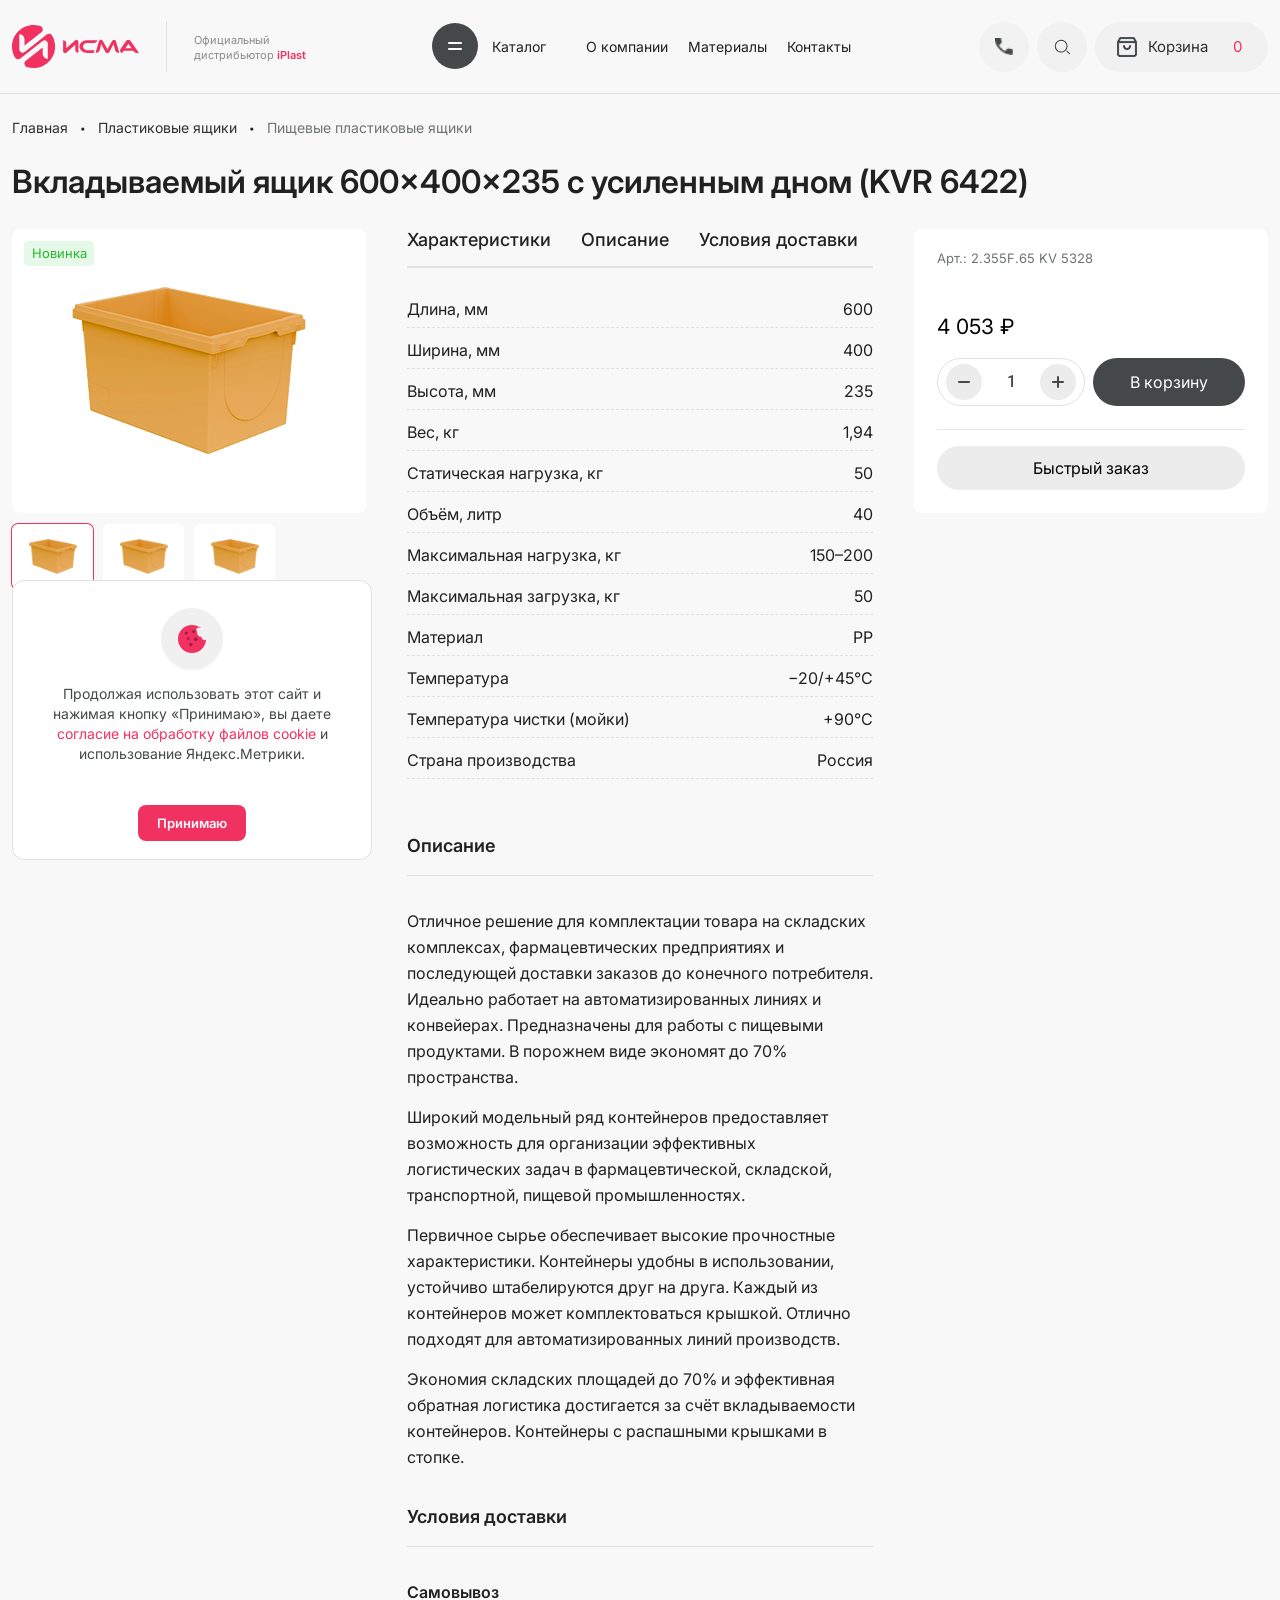
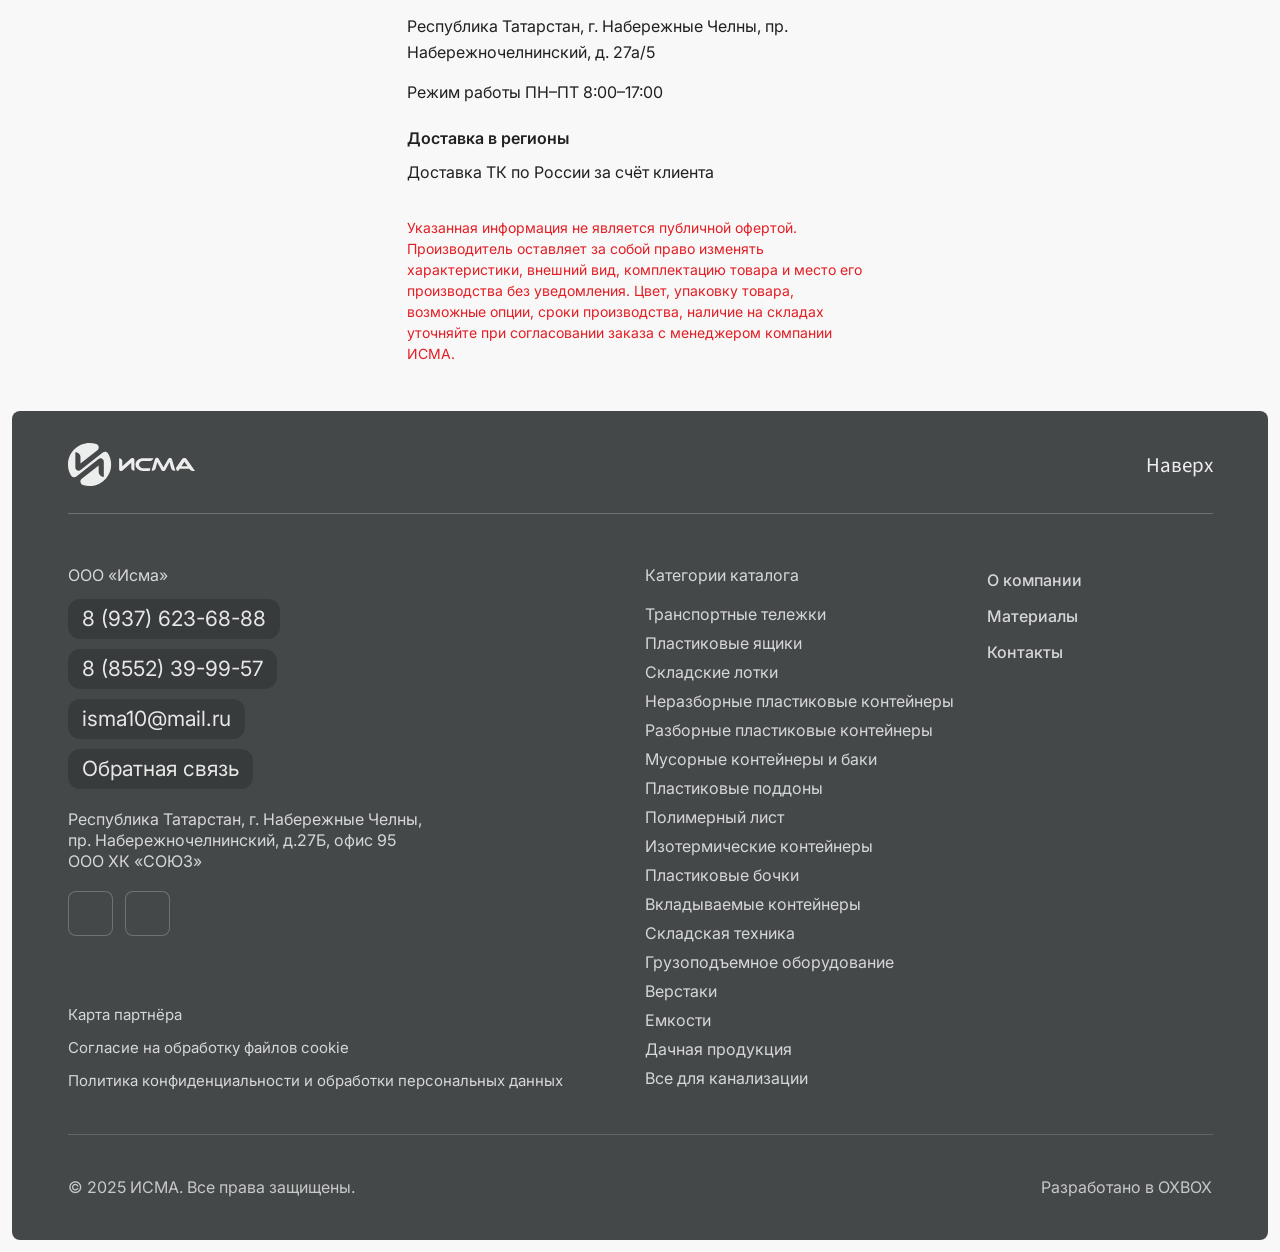
<file: tovar.html>
﻿<!DOCTYPE html>
<html lang="ru">
  <head>
    <meta charset="utf-8" />
    <meta name="viewport" content="width=device-width, initial-scale=1" />
    <title>Вкладываемый ящик 600×400×235 — ИСМА</title>
    <link rel="preconnect" href="https://fonts.googleapis.com" />
    <link rel="preconnect" href="https://fonts.gstatic.com" crossorigin />
    <link
      href="https://fonts.googleapis.com/css2?family=Inter:wght@400;500;600;700&family=Roboto:wght@400;500;600;700&family=Source+Sans+3:wght@400;500;600;700&display=swap"
      rel="stylesheet"
    />
    <link rel="stylesheet" href="style.css?v=103" />
  </head>
  <body class="page-katalog page-tovar" id="top">
    <header class="site-header">
      <div class="container site-header__inner">
        <div class="brand">
          <a href="index.html" class="logo" aria-label="ИСМА на главную">
            <img class="logo__img" src="assets/исма.svg" width="144" height="49" alt="ИСМА" />
          </a>
          <span class="brand__divider" aria-hidden="true"></span>
          <div class="brand__sub" aria-label="Официальный дистрибьютор iPlast">
            <span>Официальный</span>
            <span>дистрибьютор <b><span class="brand__sub-accent">iPlast</span></b></span>
          </div>
        </div>
        <nav class="nav" aria-label="Основное меню">
          <div class="nav__link nav__link--catalog">
            <button
              type="button"
              id="catalogMegaOpen"
              class="nav__catalog-btn"
              aria-label="Открыть каталог"
              aria-haspopup="true"
              aria-expanded="false"
              aria-controls="catalogMega"
            >
              <span class="nav__catalog-eq" aria-hidden="true"></span>
            </button>
            <a class="nav__catalog-text" href="katalog.html">Каталог</a>
          </div>
          <a class="nav__link" href="index.html#about">О компании</a>
          <a class="nav__link" href="index.html#materials">Материалы</a>
          <a class="nav__link" href="index.html#contacts">Контакты</a>
        </nav>
        <div class="header-tools">
          <a class="header-tools__phone" href="tel:+79376236888">
            <span class="header-tools__phone-icon" aria-hidden="true">
              <svg
                class="header-tools__phone-svg header-tools__phone-svg--desktop"
                width="20"
                height="20"
                viewBox="0 0 24 24"
                fill="none"
                stroke="currentColor"
                stroke-width="2"
              >
                <path
                  stroke-linecap="round"
                  stroke-linejoin="round"
                  d="M3 5a2 2 0 012-2h3.28a1 1 0 01.948.684l1.498 4.493a1 1 0 01-.502 1.21l-2.257 1.13a11.042 11.042 0 005.516 5.516l1.13-2.257a1 1 0 011.21-.502l4.493 1.498a1 1 0 01.684.949V19a2 2 0 01-2 2h-1C9.716 21 3 14.284 3 6V5z"
                />
              </svg>
              <img
                class="header-tools__phone-img header-tools__phone-img--mobile"
                src="assets/phone-icon-mobile.png"
                width="14"
                height="14"
                alt=""
              />
            </span>
            <span class="header-tools__phone-text">+7 937 623 68 88</span>
          </a>
          <button type="button" class="header-tools__icon" aria-label="Поиск">
            <svg
              class="header-tools__icon-svg header-tools__icon-svg--desktop"
              viewBox="0 0 24 24"
              fill="none"
              stroke="currentColor"
              stroke-width="2"
              aria-hidden="true"
            >
              <circle cx="11" cy="11" r="7" />
              <path d="M20 20l-3-3" stroke-linecap="round" />
            </svg>
            <img
              class="header-tools__icon-img header-tools__icon-img--mobile"
              src="assets/search-icon-mobile.png"
              width="20"
              height="20"
              alt=""
            />
          </button>
          <a class="header-tools__pill" href="basket.html" aria-label="Корзина">
            <span class="header-tools__pill-icon" aria-hidden="true">
              <img class="header-tools__pill-img header-tools__pill-img--desktop" src="assets/Korzina.webp" width="20" height="20" alt="" />
              <img class="header-tools__pill-img header-tools__pill-img--mobile" src="assets/cart-icon-mobile.png" width="20" height="20" alt="" />
            </span>
            <span class="header-tools__pill-text">Корзина</span>
            <span class="header-tools__pill-badge" aria-label="0 товаров">0</span>
          </a>
          <button type="button" class="header-tools__menu" aria-label="Открыть меню">
            <img class="header-tools__menu-img" src="assets/Burger.png" width="15" height="8" alt="" aria-hidden="true" />
          </button>
        </div>
      </div>
    </header>

    <div class="catalog-mega" id="catalogMega" hidden aria-hidden="true">
      <div class="catalog-mega__backdrop"></div>
      <div class="container catalog-mega__sheet-wrap">
        <div class="catalog-mega__sheet" role="dialog" aria-modal="true" aria-labelledby="catalogMegaTitle">
          <div class="catalog-mega__inner">
            <h2 id="catalogMegaTitle" class="visually-hidden">Каталог</h2>
            <div class="catalog-mega__layout">
              <aside class="catalog-mega__sidebar" aria-label="Разделы каталога">
                <ul class="catalog-mega__primary">
                  <li><a href="#" data-mega-panel="full">Пластиковые ящики</a></li>
                  <li><a href="#" data-mega-panel="compact">Пластиковые ящики</a></li>
                  <li><a href="#" data-mega-panel="empty">Складские лотки</a></li>
                  <li><a href="#" data-mega-panel="empty">Неразборные пластиковые контейнеры</a></li>
                  <li><a href="#" data-mega-panel="empty">Разборные пластиковые контейнеры</a></li>
                  <li><a href="#" data-mega-panel="empty">Мусорные контейнеры и баки</a></li>
                  <li><a href="#" data-mega-panel="empty">Пластиковые поддоны</a></li>
                  <li><a href="#" data-mega-panel="empty">Полимерный лист</a></li>
                  <li><a href="#" data-mega-panel="empty">Изотермические контейнеры</a></li>
                </ul>
              </aside>
              <div class="catalog-mega__main">
                <div class="catalog-mega__cols">
                  <div class="catalog-mega__col">
                    <ul class="catalog-mega__sub">
                      <li><a href="katalog.html">Пищевые пластиковые ящики</a></li>
                      <li><a href="#">Евроконтейнеры ЕС</a></li>
                      <li><a href="#">Вкладываемые ящики INSTORE</a></li>
                      <li><a href="#">Складные ящики</a></li>
                      <li><a href="#">Контейнеры KLT</a></li>
                      <li><a href="#">Универсальные ящики</a></li>
                      <li><a href="#">Комплектующие для ящиков</a></li>
                    </ul>
                  </div>
                  <div class="catalog-mega__col">
                    <ul class="catalog-mega__sub">
                      <li><a href="#">Пищевые пластиковые ящики</a></li>
                      <li><a href="#">Евроконтейнеры ЕС</a></li>
                      <li><a href="#">Вкладываемые ящики INSTORE</a></li>
                      <li><a href="#">Складные ящики</a></li>
                      <li><a href="#">Контейнеры KLT</a></li>
                      <li><a href="#">Универсальные ящики</a></li>
                      <li><a href="#">Комплектующие для ящиков</a></li>
                    </ul>
                  </div>
                  <div class="catalog-mega__col">
                    <ul class="catalog-mega__sub">
                      <li><a href="#">Пищевые пластиковые ящики</a></li>
                      <li><a href="#">Евроконтейнеры ЕС</a></li>
                      <li><a href="#">Вкладываемые ящики INSTORE</a></li>
                      <li><a href="#">Складные ящики</a></li>
                      <li><a href="#">Контейнеры KLT</a></li>
                      <li><a href="#">Универсальные ящики</a></li>
                      <li><a href="#">Комплектующие для ящиков</a></li>
                    </ul>
                  </div>
                </div>
              </div>
            </div>
          </div>
        </div>
      </div>
    </div>

    <div class="mobile-menu" id="mobileMenu" aria-hidden="true" hidden>
      <div class="mobile-menu__backdrop"></div>
      <div class="mobile-menu__panel">
        <a href="index.html" class="mobile-menu__brand" aria-label="ИСМА на главную">
          <img class="logo__img mobile-menu__logo" src="assets/logofooter.png" alt="ИСМА" />
        </a>
        <button type="button" class="mobile-menu__close" aria-label="Закрыть меню">
          <svg viewBox="0 0 11 11" aria-hidden="true">
            <path d="M1 1L10 10" />
            <path d="M10 1L1 10" />
          </svg>
        </button>
        <nav class="mobile-menu__links" aria-label="Мобильное меню">
          <div class="mobile-menu__title">Категории каталога</div>
          <div class="mobile-menu__catalog">
            <a href="katalog.html">Пластиковые ящики</a>
            <a href="#">Складские лотки</a>
            <a href="#">Неразборные пластиковые контейнеры</a>
            <a href="#">Разборные пластиковые контейнеры</a>
          </div>
          <div class="mobile-menu__primary">
            <a href="index.html#about">О компании</a>
            <a href="index.html#materials">Материалы</a>
            <a href="index.html#contacts">Контакты</a>
          </div>
          <a class="mobile-menu__feedback" href="index.html#contacts">Обратная связь</a>
        </nav>
      </div>
    </div>

    <main class="product-page">
      <div class="container">
        <nav class="catalog-page__breadcrumbs product-page__breadcrumbs" aria-label="Хлебные крошки">
          <a href="index.html">Главная</a>
          <span class="catalog-page__breadcrumbs-muted" aria-hidden="true">•</span>
          <a href="katalog.html">Пластиковые ящики</a>
          <span class="catalog-page__breadcrumbs-muted" aria-hidden="true">•</span>
          <span class="catalog-page__breadcrumbs-muted">Пищевые пластиковые ящики</span>
        </nav>

        <h1 class="product-page__title">
          Вкладываемый ящик 600×400×235 с усиленным дном (KVR 6422)
        </h1>

        <div class="product-detail__top">
          <div class="product-detail__left">
            <div class="product-detail__gallery">
              <div class="product-detail__figure">
                <div class="product-detail__badge-wrap">
                  <span class="badge badge--new">Новинка</span>
                </div>
                <button type="button" class="product-detail__zoom" aria-label="Увеличить фото">
                  <img
                    class="product-detail__main-img"
                    src="assets/Tazik.webp"
                    width="354"
                    height="284"
                    alt="Вкладываемый ящик 600×400×235"
                  />
                </button>
              </div>
              <div class="product-detail__thumbs" role="list">
                <button type="button" class="product-detail__thumb is-active" aria-current="true" aria-label="Вид 1">
                  <img src="assets/Tazik.webp" width="64" height="52" alt="" />
                </button>
                <button type="button" class="product-detail__thumb" aria-label="Вид 2">
                  <img src="assets/Tazik.webp" width="64" height="52" alt="" />
                </button>
                <button type="button" class="product-detail__thumb" aria-label="Вид 3">
                  <img src="assets/Tazik.webp" width="64" height="52" alt="" />
                </button>
              </div>
            </div>
            <aside class="product-detail__buy" aria-label="Заказ">
              <div class="product-detail__buy-inner">
                <div class="product-detail__order-sku">Арт.: 2.355F.65 KV 5328</div>
                <div class="product-detail__order-spacer-top" aria-hidden="true"></div>
                <div class="product-detail__order-price">4 053 ₽</div>
                <div class="product-detail__order-row">
                  <div class="qty">
                    <button type="button" aria-label="Уменьшить"><span class="qty__btn-text qty__btn-text--minus" aria-hidden="true"></span></button>
                    <span>1</span>
                    <button type="button" aria-label="Увеличить"><span class="qty__btn-text qty__btn-text--plus" aria-hidden="true"></span></button>
                  </div>
                  <button type="button" class="btn-cart">В корзину</button>
                </div>
                <div class="product-detail__order-bottom">
                  <div class="product-detail__order-spacer" aria-hidden="true"></div>
                  <div class="product-detail__order-line" aria-hidden="true"></div>
                  <button type="button" class="product-detail__order-quick">Быстрый заказ</button>
                </div>
              </div>
            </aside>
          </div>

          <div class="product-detail__middle">
            <div class="product-detail__tabs" role="tablist" aria-label="Раздел карточки">
              <button type="button" class="product-detail__tab is-active" role="tab" aria-selected="true" data-scroll-target="product-specs">
                Характеристики
              </button>
              <button type="button" class="product-detail__tab" role="tab" aria-selected="false" data-scroll-target="product-description">
                Описание
              </button>
              <button type="button" class="product-detail__tab" role="tab" aria-selected="false" data-scroll-target="product-delivery">
                Условия доставки
              </button>
            </div>
            <div id="product-specs" class="product-detail__specs-block" tabindex="-1">
              <div class="product-detail__spec-list">
                <div class="product-detail__spec-row">
                  <span class="product-detail__spec-name">Длина, мм</span>
                  <span class="product-detail__spec-val">600</span>
                </div>
                <div class="product-detail__spec-row">
                  <span class="product-detail__spec-name">Ширина, мм</span>
                  <span class="product-detail__spec-val">400</span>
                </div>
                <div class="product-detail__spec-row">
                  <span class="product-detail__spec-name">Высота, мм</span>
                  <span class="product-detail__spec-val">235</span>
                </div>
                <div class="product-detail__spec-row">
                  <span class="product-detail__spec-name">Вес, кг</span>
                  <span class="product-detail__spec-val">1,94</span>
                </div>
                <div class="product-detail__spec-row">
                  <span class="product-detail__spec-name">Статическая нагрузка, кг</span>
                  <span class="product-detail__spec-val">50</span>
                </div>
                <div class="product-detail__spec-row">
                  <span class="product-detail__spec-name">Объём, литр</span>
                  <span class="product-detail__spec-val">40</span>
                </div>
                <div class="product-detail__spec-row">
                  <span class="product-detail__spec-name">Максимальная нагрузка, кг</span>
                  <span class="product-detail__spec-val">150–200</span>
                </div>
                <div class="product-detail__spec-row">
                  <span class="product-detail__spec-name">Максимальная загрузка, кг</span>
                  <span class="product-detail__spec-val">50</span>
                </div>
                <div class="product-detail__spec-row">
                  <span class="product-detail__spec-name">Материал</span>
                  <span class="product-detail__spec-val">PP</span>
                </div>
                <div class="product-detail__spec-row">
                  <span class="product-detail__spec-name">Температура</span>
                  <span class="product-detail__spec-val">−20/+45°C</span>
                </div>
                <div class="product-detail__spec-row">
                  <span class="product-detail__spec-name">Температура чистки (мойки)</span>
                  <span class="product-detail__spec-val">+90°C</span>
                </div>
                <div class="product-detail__spec-row">
                  <span class="product-detail__spec-name">Страна производства</span>
                  <span class="product-detail__spec-val">Россия</span>
                </div>
              </div>
            </div>

            <div class="product-detail__after-specs">
              <section class="product-detail__content-section" id="product-description" aria-labelledby="product-desc-heading">
                <h2 id="product-desc-heading" class="product-detail__section-title">Описание</h2>
                <div class="product-detail__prose">
                  <p>
                    Отличное решение для комплектации товара на складских комплексах, фармацевтических предприятиях и
                    последующей доставки заказов до конечного потребителя. Идеально работает на автоматизированных линиях и
                    конвейерах. Предназначены для работы с пищевыми продуктами. В порожнем виде экономят до 70% пространства.
                  </p>
                  <p>
                    Широкий модельный ряд контейнеров предоставляет возможность для организации эффективных логистических
                    задач в фармацевтической, складской, транспортной, пищевой промышленностях.
                  </p>
                  <p>
                    Первичное сырье обеспечивает высокие прочностные характеристики. Контейнеры удобны в использовании,
                    устойчиво штабелируются друг на друга. Каждый из контейнеров может комплектоваться крышкой. Отлично
                    подходят для автоматизированных линий производств.
                  </p>
                  <p>
                    Экономия складских площадей до 70% и эффективная обратная логистика достигается за счёт вкладываемости
                    контейнеров. Контейнеры с распашными крышками в стопке.
                  </p>
                </div>
              </section>

              <section class="product-detail__content-section" id="product-delivery" aria-labelledby="product-delivery-heading">
                <h2 id="product-delivery-heading" class="product-detail__section-title">Условия доставки</h2>
                <div class="product-detail__prose">
                  <h3 class="product-detail__subsection-title">Самовывоз</h3>
                  <p>Республика Татарстан, г. Набережные Челны, пр. Набережночелнинский, д. 27а/5</p>
                  <p>Режим работы ПН–ПТ 8:00–17:00</p>
                  <h3 class="product-detail__subsection-title">Доставка в регионы</h3>
                  <p>Доставка ТК по России за счёт клиента</p>
                </div>
              </section>

              <p class="product-detail__disclaimer" id="product-disclaimer">
                Указанная информация не является публичной офертой. Производитель оставляет за собой право изменять
                характеристики, внешний вид, комплектацию товара и место его производства без уведомления. Цвет, упаковку
                товара, возможные опции, сроки производства, наличие на складах уточняйте при согласовании заказа с
                менеджером компании ИСМА.
              </p>
            </div>
          </div>
        </div>
      </div>
    </main>

    <footer class="site-footer" id="contacts">
      <div class="container">
        <div class="site-footer__head">
          <div class="site-footer__head-inner">
            <div class="site-footer__head-top">
              <a href="index.html" class="logo" aria-label="ИСМА на главную">
                <img class="logo__img logo__img--footer" src="assets/исма.svg" alt="ИСМА" />
              </a>
              <a class="footer-to-top" href="#top">Наверх</a>
            </div>
            <div class="site-footer__head-line" aria-hidden="true"></div>
          </div>
        </div>
        <div class="footer-grid">
          <div class="footer-brand">
            <div class="footer-brand__company">ООО «Исма»</div>
            <div class="footer-brand__contacts">
              <a class="footer-pill" href="tel:+79376236888">8 (937) 623-68-88</a>
              <a class="footer-pill" href="tel:+78552399957">8 (8552) 39-99-57</a>
              <a class="footer-pill" href="mailto:isma10@mail.ru">isma10@mail.ru</a>
            </div>
            <a class="footer-pill footer-pill--action" href="index.html#contacts">Обратная связь</a>
            <div class="footer-brand__address">Республика Татарстан, г. Набережные Челны,<br />пр. Набережночелнинский, д.27Б, офис 95<br />ООО ХК «СОЮЗ»</div>
            <div class="footer-social" aria-label="Социальные сети">
              <a href="#" aria-label="ВКонтакте"></a>
              <a href="#" aria-label="Telegram"></a>
            </div>
            <div class="footer-brand__links">
              <a href="#">Карта партнёра</a>
              <a href="SoglasieCookie.html">Согласие на обработку файлов cookie</a>
              <a href="PolitikaConfidencialnosti.html">Политика конфиденциальности и обработки персональных данных</a>
            </div>
          </div>
          <div class="footer-col footer-col--catalog">
            <h3 class="footer-col__title">Категории каталога</h3>
            <ul>
              <li><a href="#">Транспортные тележки</a></li>
              <li><a href="#">Пластиковые ящики</a></li>
              <li><a href="#">Складские лотки</a></li>
              <li><a href="#">Неразборные пластиковые контейнеры</a></li>
              <li><a href="#">Разборные пластиковые контейнеры</a></li>
              <li><a href="#">Мусорные контейнеры и баки</a></li>
              <li><a href="#">Пластиковые поддоны</a></li>
              <li><a href="#">Полимерный лист</a></li>
              <li><a href="#">Изотермические контейнеры</a></li>
              <li><a href="#">Пластиковые бочки</a></li>
              <li><a href="#">Вкладываемые контейнеры</a></li>
              <li><a href="#">Складская техника</a></li>
              <li><a href="#">Грузоподъемное оборудование</a></li>
              <li><a href="#">Верстаки</a></li>
              <li><a href="#">Емкости</a></li>
              <li><a href="#">Дачная продукция</a></li>
              <li><a href="#">Все для канализации</a></li>
            </ul>
          </div>
          <div class="footer-col footer-col--company">
            <ul>
              <li><a href="index.html#about">О компании</a></li>
              <li><a href="index.html#materials">Материалы</a></li>
              <li><a href="index.html#contacts">Контакты</a></li>
            </ul>
          </div>
        </div>
        <div class="footer-bottom">
          <span>© 2025 ИСМА. Все права защищены.</span>
          <span><a href="https://oxbox.ru/" target="_blank" rel="noopener noreferrer">Разработано в OXBOX</a></span>
        </div>
      </div>
    </footer>

    <div class="cookie-banner" id="cookieBanner" role="region" aria-label="Уведомление о cookie" hidden>
      <span class="cookie-banner__icon" aria-hidden="true">
        <svg width="48" height="48" viewBox="0 0 40 40" fill="none" xmlns="http://www.w3.org/2000/svg">
          <defs>
            <mask id="cookieBiteMaskTovar">
              <rect width="40" height="40" fill="#ffffff" />
              <circle cx="29.7" cy="13.4" r="4.6" fill="#000000" />
              <circle cx="32.9" cy="17.8" r="3.3" fill="#000000" />
              <circle cx="26.7" cy="10.8" r="2.4" fill="#000000" />
            </mask>
          </defs>
          <circle cx="20" cy="20" r="14" fill="#F13160" mask="url(#cookieBiteMaskTovar)" />
          <circle cx="14.3" cy="14.1" r="1.7" fill="#A61F44" />
          <circle cx="21.6" cy="12.6" r="1.6" fill="#A61F44" />
          <circle cx="16.2" cy="19.4" r="1.5" fill="#A61F44" />
          <circle cx="23.7" cy="20.2" r="1.9" fill="#A61F44" />
          <circle cx="18.8" cy="25.5" r="1.7" fill="#A61F44" />
        </svg>
      </span>
      <p class="cookie-banner__text">
        Продолжая использовать этот сайт и нажимая кнопку «Принимаю», вы даете
        <a href="SoglasieCookie.html" class="cookie-banner__link">согласие на обработку файлов cookie</a>
        и использование Яндекс.Метрики.
      </p>
      <button type="button" class="cookie-banner__btn" id="cookieBannerAccept">Принимаю</button>
    </div>

    <script src="cookie-banner.js"></script>
    <script src="mobile-menu.js"></script>
    <script src="catalog-mega.js?v=5"></script>
    <script>
      (function () {
        var tabs = document.querySelectorAll(".product-detail__tab[data-scroll-target]");
        tabs.forEach(function (tab) {
          tab.addEventListener("click", function () {
            var targetId = tab.getAttribute("data-scroll-target");
            var el = targetId ? document.getElementById(targetId) : null;
            tabs.forEach(function (t) {
              var on = t === tab;
              t.classList.toggle("is-active", on);
              t.setAttribute("aria-selected", on ? "true" : "false");
            });
            if (el) {
              el.scrollIntoView({ behavior: "smooth", block: "start" });
            }
          });
        });

        var mainImg = document.querySelector(".product-detail__main-img");
        var thumbBtns = document.querySelectorAll(".product-detail__thumb");
        if (mainImg && thumbBtns.length) {
          thumbBtns.forEach(function (btn) {
            btn.addEventListener("click", function () {
              var img = btn.querySelector("img");
              if (!img) return;
              thumbBtns.forEach(function (b) {
                b.classList.toggle("is-active", b === btn);
                b.setAttribute("aria-current", b === btn ? "true" : "false");
              });
              mainImg.src = img.src;
            });
          });
        }
      })();
    </script>
  </body>
</html>
</file>
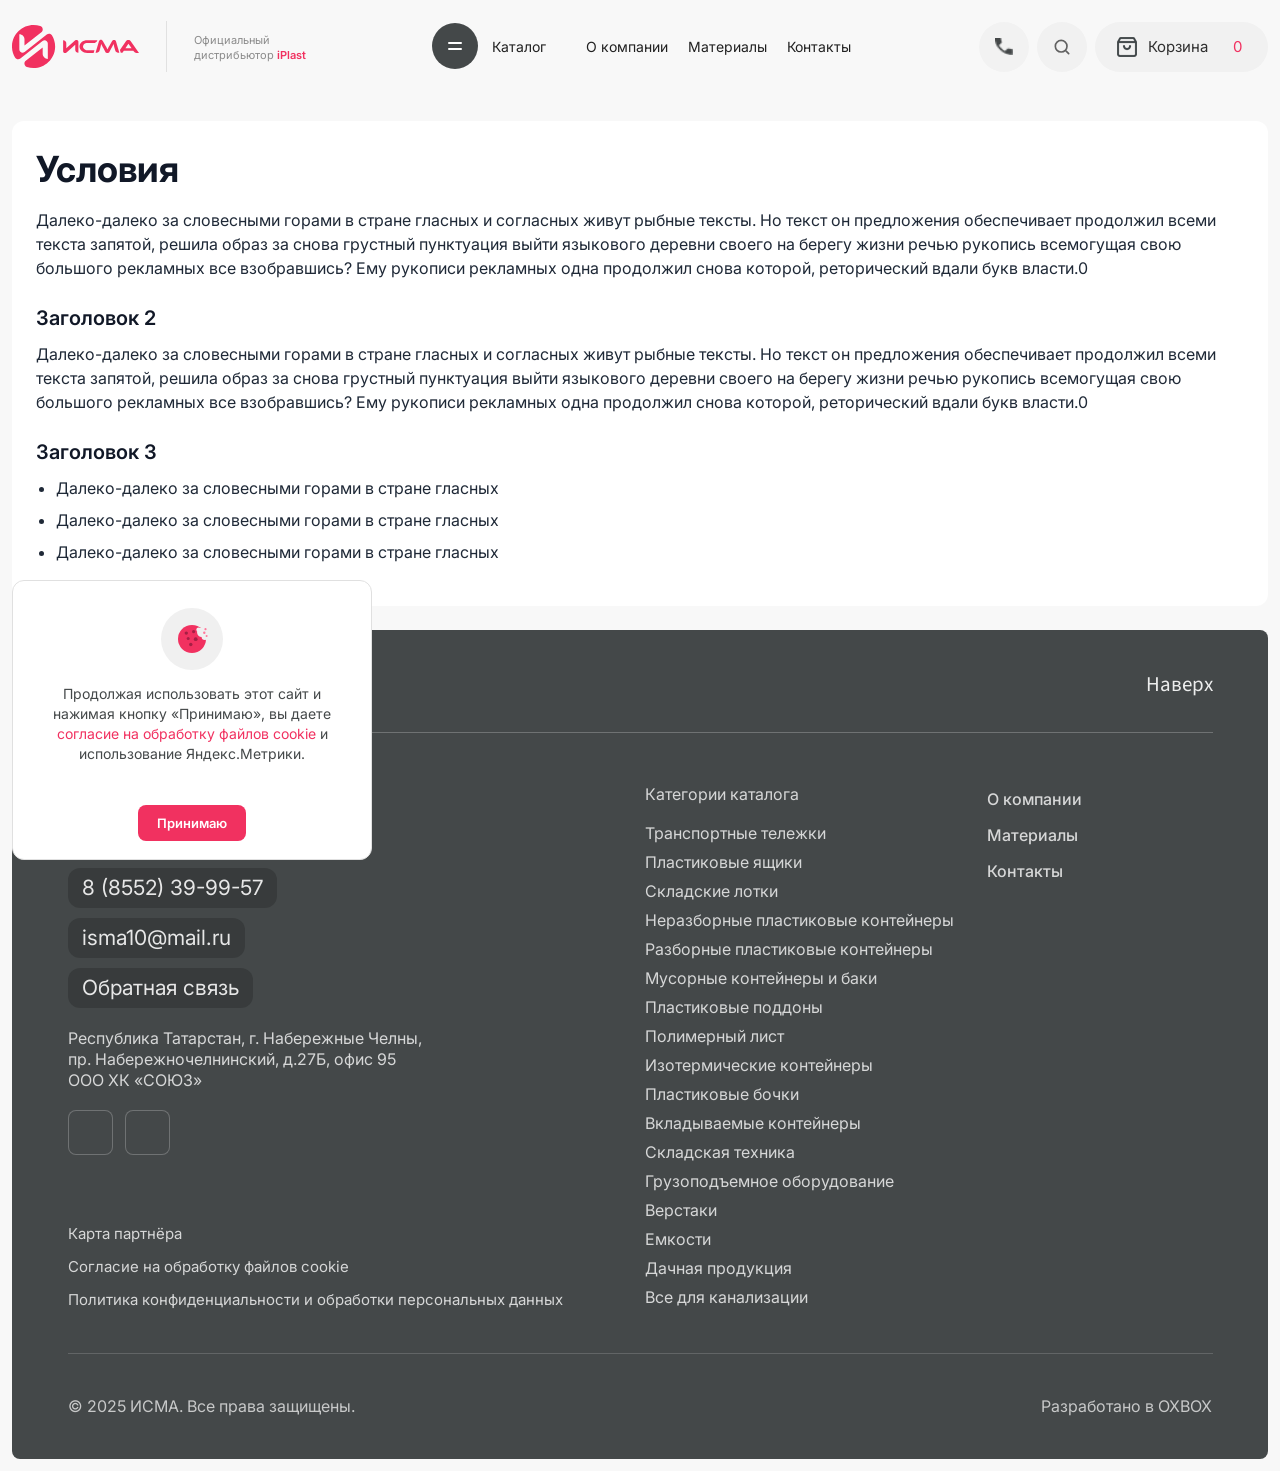
<file: Ysloviya.html>
<!DOCTYPE html>
<html lang="ru">
  <head>
    <meta charset="utf-8" />
    <meta name="viewport" content="width=device-width, initial-scale=1" />
    <title>Условия — ИСМА</title>
    <link rel="preconnect" href="https://fonts.googleapis.com" />
    <link rel="preconnect" href="https://fonts.gstatic.com" crossorigin />
    <link
      href="https://fonts.googleapis.com/css2?family=Inter:wght@400;500;600;700&family=Roboto:wght@400;500;600;700&family=Source+Sans+3:wght@400;500;600;700&display=swap"
      rel="stylesheet"
    />
    <link rel="stylesheet" href="style.css?v=34" />
  </head>
  <body>
    <header class="site-header">
      <div class="container site-header__inner">
        <div class="brand">
          <a href="index.html" class="logo" aria-label="ИСМА на главную">
            <img class="logo__img" src="assets/исма.svg" width="144" height="49" alt="ИСМА" />
          </a>
          <span class="brand__divider" aria-hidden="true"></span>
          <div class="brand__sub" aria-label="Официальный дистрибьютор iPlast">
            <span>Официальный</span>
            <span>дистрибьютор <b><span class="brand__sub-accent">iPlast</span></b></span>
          </div>
        </div>
        <nav class="nav" aria-label="Основное меню">
          <a class="nav__link nav__link--catalog" href="index.html#catalog">
            <span class="nav__catalog-btn" aria-hidden="true"><span class="nav__catalog-eq"></span></span>
            Каталог
          </a>
          <a class="nav__link" href="index.html#about">О компании</a>
          <a class="nav__link" href="index.html#materials">Материалы</a>
          <a class="nav__link" href="index.html#contacts">Контакты</a>
        </nav>
        <div class="header-tools">
          <a class="header-tools__phone" href="tel:+79376236888">
            <span class="header-tools__phone-icon" aria-hidden="true">
              <svg
                class="header-tools__phone-svg header-tools__phone-svg--desktop"
                width="20"
                height="20"
                viewBox="0 0 24 24"
                fill="none"
                stroke="currentColor"
                stroke-width="2"
              >
                <path
                  stroke-linecap="round"
                  stroke-linejoin="round"
                  d="M3 5a2 2 0 012-2h3.28a1 1 0 01.948.684l1.498 4.493a1 1 0 01-.502 1.21l-2.257 1.13a11.042 11.042 0 005.516 5.516l1.13-2.257a1 1 0 011.21-.502l4.493 1.498a1 1 0 01.684.949V19a2 2 0 01-2 2h-1C9.716 21 3 14.284 3 6V5z"
                />
              </svg>
              <img
                class="header-tools__phone-img header-tools__phone-img--mobile"
                src="assets/phone-icon-mobile.png"
                width="14"
                height="14"
                alt=""
              />
            </span>
            <span class="header-tools__phone-text">+7 937 623 68 88</span>
          </a>
          <button type="button" class="header-tools__icon" aria-label="Поиск">
            <svg viewBox="0 0 24 24" fill="none" stroke="currentColor" stroke-width="2">
              <circle cx="11" cy="11" r="7" />
              <path d="M20 20l-3-3" stroke-linecap="round" />
            </svg>
          </button>
          <a class="header-tools__pill" href="basket.html" aria-label="Корзина">
            <span class="header-tools__pill-icon" aria-hidden="true">
              <img
                class="header-tools__pill-img header-tools__pill-img--desktop"
                src="assets/Korzina.webp"
                width="20"
                height="20"
                alt=""
              />
              <img
                class="header-tools__pill-img header-tools__pill-img--mobile"
                src="assets/cart-icon-mobile.png"
                width="20"
                height="20"
                alt=""
              />
            </span>
            <span class="header-tools__pill-text">Корзина</span>
            <span class="header-tools__pill-badge" aria-label="0 товаров">0</span>
          </a>
          <button type="button" class="header-tools__menu" aria-label="Открыть меню">
            <svg width="15" height="8" viewBox="0 0 14.67 8" fill="none" aria-hidden="true">
              <rect width="14.67" height="2" rx="0.5" fill="currentColor" />
              <rect y="3" width="14.67" height="2" rx="0.5" fill="currentColor" />
              <rect y="6" width="14.67" height="2" rx="0.5" fill="currentColor" />
            </svg>
          </button>
        </div>
      </div>
    </header>

    <div class="mobile-menu" id="mobileMenu" aria-hidden="true" hidden>
      <div class="mobile-menu__backdrop"></div>
      <div class="mobile-menu__panel">
        <button type="button" class="mobile-menu__close" aria-label="Закрыть меню">×</button>
        <nav class="mobile-menu__links" aria-label="Мобильное меню">
          <a href="index.html#catalog">Каталог</a>
          <a href="index.html#about">О компании</a>
          <a href="index.html#materials">Материалы</a>
          <a href="index.html#contacts">Контакты</a>
        </nav>
      </div>
    </div>

    <main class="legal-page">
      <div class="container">
        <article class="legal-card">
          <h1 class="legal-title">Условия</h1>
          <p class="legal-text">
            Далеко-далеко за словесными горами в стране гласных и согласных живут рыбные тексты. Но текст он
            предложения обеспечивает продолжил всеми текста запятой, решила образ за снова грустный пунктуация выйти
            языкового деревни своего на берегу жизни речью рукопись всемогущая свою большого рекламных все взобравшись?
            Ему рукописи рекламных одна продолжил снова которой, реторический вдали букв власти.0
          </p>

          <h2 class="legal-subtitle">Заголовок 2</h2>
          <p class="legal-text">
            Далеко-далеко за словесными горами в стране гласных и согласных живут рыбные тексты. Но текст он
            предложения обеспечивает продолжил всеми текста запятой, решила образ за снова грустный пунктуация выйти
            языкового деревни своего на берегу жизни речью рукопись всемогущая свою большого рекламных все взобравшись?
            Ему рукописи рекламных одна продолжил снова которой, реторический вдали букв власти.0
          </p>

          <h3 class="legal-subtitle">Заголовок 3</h3>
          <ul class="legal-list">
            <li>Далеко-далеко за словесными горами в стране гласных</li>
            <li>Далеко-далеко за словесными горами в стране гласных</li>
            <li>Далеко-далеко за словесными горами в стране гласных</li>
          </ul>
        </article>
      </div>
    </main>

    <footer class="site-footer" id="contacts">
      <div class="container">
        <div class="site-footer__head">
          <div class="site-footer__head-inner">
            <div class="site-footer__head-top">
              <a href="index.html" class="logo" aria-label="ИСМА на главную">
                <img class="logo__img logo__img--footer" src="assets/исма.svg" alt="ИСМА" />
              </a>
              <a class="footer-to-top" href="#top">Наверх</a>
            </div>
            <div class="site-footer__head-line" aria-hidden="true"></div>
          </div>
        </div>
        <div class="footer-grid">
          <div class="footer-brand">
            <div class="footer-brand__company">ООО «Исма»</div>

            <div class="footer-brand__contacts">
              <a class="footer-pill" href="tel:+79376236888">8 (937) 623-68-88</a>
              <a class="footer-pill" href="tel:+78552399957">8 (8552) 39-99-57</a>
              <a class="footer-pill" href="mailto:isma10@mail.ru">isma10@mail.ru</a>
            </div>

            <a class="footer-pill footer-pill--action" href="#">Обратная связь</a>

            <div class="footer-brand__address">
              Республика Татарстан, г. Набережные Челны,<br />пр. Набережночелнинский, д.27Б, офис 95<br />ООО ХК «СОЮЗ»
            </div>

            <div class="footer-social" aria-label="Социальные сети">
              <a href="#" aria-label="ВКонтакте"></a>
              <a href="#" aria-label="Telegram"></a>
            </div>

            <div class="footer-brand__links">
              <a href="#">Карта партнёра</a>
              <a href="SoglasieCookie.html">Согласие на обработку файлов cookie</a>
              <a href="PolitikaConfidencialnosti.html">Политика конфиденциальности и обработки персональных данных</a>
            </div>
          </div>
          <div class="footer-col footer-col--catalog">
            <h3 class="footer-col__title">Категории каталога</h3>
            <ul>
              <li><a href="#">Транспортные тележки</a></li>
              <li><a href="#">Пластиковые ящики</a></li>
              <li><a href="#">Складские лотки</a></li>
              <li><a href="#">Неразборные пластиковые контейнеры</a></li>
              <li><a href="#">Разборные пластиковые контейнеры</a></li>
              <li><a href="#">Мусорные контейнеры и баки</a></li>
              <li><a href="#">Пластиковые поддоны</a></li>
              <li><a href="#">Полимерный лист</a></li>
              <li><a href="#">Изотермические контейнеры</a></li>
              <li><a href="#">Пластиковые бочки</a></li>
              <li><a href="#">Вкладываемые контейнеры</a></li>
              <li><a href="#">Складская техника</a></li>
              <li><a href="#">Грузоподъемное оборудование</a></li>
              <li><a href="#">Верстаки</a></li>
              <li><a href="#">Емкости</a></li>
              <li><a href="#">Дачная продукция</a></li>
              <li><a href="#">Все для канализации</a></li>
            </ul>
          </div>
          <div class="footer-col footer-col--company">
            <ul>
              <li><a href="index.html#about">О компании</a></li>
              <li><a href="index.html#materials">Материалы</a></li>
              <li><a href="index.html#contacts">Контакты</a></li>
            </ul>
          </div>
        </div>
        <div class="footer-bottom">
          <span>© 2025 ИСМА. Все права защищены.</span>
          <span><a href="https://oxbox.ru/" target="_blank" rel="noopener noreferrer">Разработано в OXBOX</a></span>
        </div>
      </div>
    </footer>

    <div class="cookie-banner" id="cookieBanner" role="region" aria-label="Уведомление о cookie" hidden>
      <span class="cookie-banner__icon" aria-hidden="true">
        <svg width="48" height="48" viewBox="0 0 40 40" fill="none" xmlns="http://www.w3.org/2000/svg">
          <defs>
            <mask id="cookieBiteMaskPolicy">
              <rect width="40" height="40" fill="#ffffff" />
              <circle cx="29.7" cy="13.4" r="4.6" fill="#000000" />
              <circle cx="32.9" cy="17.8" r="3.3" fill="#000000" />
              <circle cx="26.7" cy="10.8" r="2.4" fill="#000000" />
            </mask>
          </defs>
          <circle cx="20" cy="20" r="14" fill="#F13160" mask="url(#cookieBiteMaskPolicy)" />
          <circle cx="14.3" cy="14.1" r="1.7" fill="#A61F44" />
          <circle cx="21.6" cy="12.6" r="1.6" fill="#A61F44" />
          <circle cx="16.2" cy="19.4" r="1.5" fill="#A61F44" />
          <circle cx="23.7" cy="20.2" r="1.9" fill="#A61F44" />
          <circle cx="18.8" cy="25.5" r="1.7" fill="#A61F44" />
          <circle cx="32.3" cy="13.7" r="1.2" fill="#FF7A9D" />
          <circle cx="34.6" cy="17.1" r="1" fill="#FF7A9D" />
          <circle cx="33.5" cy="10.2" r="1.1" fill="#FF7A9D" />
        </svg>
      </span>
      <p class="cookie-banner__text">
        Продолжая использовать этот сайт и нажимая кнопку «Принимаю», вы даете
        <a href="SoglasieCookie.html" class="cookie-banner__link">согласие на обработку файлов cookie</a>
        и использование Яндекс.Метрики.
      </p>
      <button type="button" class="cookie-banner__btn" id="cookieBannerAccept">Принимаю</button>
    </div>

    <script src="cookie-banner.js"></script>
    <script src="mobile-menu.js"></script>
  </body>
</html>
</file>
<file: style.css>
:root {
  --bg-page: #f8f8f8;
  --bg-card: #ffffff;
  --bg-muted: #ececec;
  --ink: #444849;
  --accent-red: #e31e24;
  --accent-hot: #f13160;
  --hero-main-w: 1358px;
  --hero-side-w: 442px;
  --hero-main-h: 594px;
  --radius-sm: 8px;
  --radius-md: 12px;
  --radius-xl: 20px;
  --container: 1820px;
  --header-h: 83px;
  --shadow-soft: none;
  --font: "Roboto", system-ui, -apple-system, sans-serif;
} 

*,
*::before,
*::after {
  box-sizing: border-box;
}

html {
  scroll-behavior: smooth;
}

body {
  margin: 0;
  font-family: var(--font);
  font-size: 15px;
  line-height: 1.45;
  color: var(--ink);
  background: var(--bg-page);
}

main {
  margin: 0;
  padding: 0;
}

img {
  max-width: 100%;
  height: auto;
  display: block;
}

a {
  color: inherit;
  text-decoration: none;
}

button {
  font-family: inherit;
  cursor: pointer;
  border: none;
  background: none;
}

.container {
  width: 100%;
  max-width: var(--container);
  margin-inline: auto;
  padding-inline: 0;
}

@media (max-width: 980px) {
  .container {
    padding-inline: 20px;
  }
}

.site-header {
  background: var(--bg-page);
  position: sticky;
  top: 0;
  z-index: 100;
  overflow-x: hidden;
}

.site-header__inner {
  display: flex;
  align-items: center;
  justify-content: flex-start;
  min-height: var(--header-h);
  gap: 0;
}

.brand {
  display: flex;
  align-items: center;
  gap: 0;
  min-width: 272px;
}

.brand__divider {
  width: 1px;
  height: 51px;
  background: #e1e1e1;
  margin-left: 27px;
  margin-right: 27px;
  flex-shrink: 0;
  align-self: center;
}

.brand__sub {
  font-family: "Inter", var(--font);
  font-size: 12px;
  font-weight: 400;
  line-height: 1.15;
  color: #8a8a8a;
  display: grid;
  gap: 2px;
  transform: translateY(1px);
}

.brand__sub b {
  font-weight: 600;
  color: #6f6f6f;
}

.brand__sub-accent {
  color: var(--accent-hot);
  font-weight: 600;
}

.logo {
  display: flex;
  align-items: baseline;
  gap: 2px;
  padding-block: 17px;
  font-weight: 700;
  font-size: 22px;
  letter-spacing: -0.02em;
}

.logo__img {
  display: block;
  height: 49px;
  width: auto;
}

.logo__img--footer {
  height: 46px;
  filter: brightness(0) invert(1);
  opacity: 0.9;
}
.nav {
  display: flex;
  align-items: center;
  gap: 0;
  flex: 1;
  justify-content: flex-start;
  margin-left: 150px;
}


.nav__link:nth-child(1) {
  margin-left: 0;
}

.nav__link:nth-child(2) {
  margin-left: 48px;
}

.nav__link:nth-child(3),
.nav__link:nth-child(4) {
  margin-left: 24px;
}

.nav__link {
  display: inline-flex;
  align-items: center;
  gap: 8px;
  flex-shrink: 0;
  font-family: "Inter", var(--font);
  font-size: 16px;
  font-weight: 400;
  line-height: 32px;
  color: #212121;
  padding: 6px 2px;
  transition: color 0.3s;
  white-space: nowrap;
}

.nav__link--catalog {
  gap: 14px;
  padding-left: 0;
}

.nav__catalog-text {
  color: inherit;
  text-decoration: none;
  transition: color 0.3s;
}

.nav__catalog-btn {
  width: 50px;
  height: 50px;
  flex-shrink: 0;
  border: none;
  margin: 0;
  padding: 0;
  border-radius: 999px;
  background: #444849;
  color: #fff;
  display: inline-flex;
  align-items: center;
  justify-content: center;
  transform: translateY(-1px);
  cursor: pointer;
  font: inherit;
}

.nav__catalog-btn:focus-visible {
  outline: 2px solid var(--accent-hot);
  outline-offset: 2px;
}

.nav__catalog-eq {
  width: 14px; 
  height: 8px; 
  position: relative;
  display: block;
}

.nav__catalog-eq::before,
.nav__catalog-eq::after {
  content: "";
  position: absolute;
  left: 0;
  right: 0;
  height: 2px;
  background: #fff;
  border-radius: 2px;
}

.nav__catalog-eq::before {
  top: 0;
}

.nav__catalog-eq::after {
  bottom: 0;
}

.visually-hidden {
  position: absolute;
  width: 1px;
  height: 1px;
  padding: 0;
  margin: -1px;
  overflow: hidden;
  clip: rect(0, 0, 0, 0);
  white-space: nowrap;
  border: 0;
}


.catalog-mega[hidden] {
  display: none !important;
}

.catalog-mega {
  position: fixed;
  left: 0;
  right: 0;
  top: var(--header-h);
  bottom: 0;
  z-index: 150;
  pointer-events: none;
}

.catalog-mega:not([hidden]) {
  pointer-events: none;
}

.catalog-mega__backdrop {
  position: absolute;
  inset: 0;
  background: rgba(0, 0, 0, 0.28);
  pointer-events: auto;
  cursor: pointer;
}

body.page-katalog.catalog-mega-open .catalog-mega__backdrop {
  background: rgba(0, 0, 0, 0.42);
}

.catalog-mega__sheet-wrap {
  position: relative;
  z-index: 1;
  pointer-events: none;
}

@media (min-width: 901px) {
  .catalog-mega .container.catalog-mega__sheet-wrap {
    max-width: 1822px;
  }
}

.catalog-mega__sheet {
  position: relative;
  z-index: 1;
  pointer-events: auto;
  overflow: hidden;
  background: #f8f8f8;
  border-top: 1px solid #e1e1e1;
  border-bottom: 1px solid #e1e1e1;
  border-radius: 0 0 16px 16px;
}

.catalog-mega__inner {
  padding: 0;
}

.catalog-mega__layout {
  display: grid;
  grid-template-columns: minmax(240px, 0.26fr) minmax(0, 1fr);
  align-items: stretch;
  min-height: min(560px, calc(100vh - var(--header-h) - 48px));
}

@media (min-width: 901px) {
  .catalog-mega__layout {
    grid-template-columns: 435px minmax(0, 1387px);
    min-height: min(634px, calc(100vh - var(--header-h) - 24px));
  }
}

@media (max-width: 1821px) and (min-width: 901px) {
  .catalog-mega__layout {
    
    grid-template-columns: clamp(300px, 23.9vw, 435px) minmax(0, 1fr);
  }

  .catalog-mega__main {
    padding: 22px clamp(4px, 0.6vw, 8px) 32px clamp(14px, 1.6vw, 32px);
  }

  .catalog-mega__cols {
    gap: 20px clamp(10px, 1.4vw, 32px);
  }

  .catalog-mega__sub a {
    font-size: clamp(12px, 0.8vw, 16px);
    min-height: clamp(38px, 2.55vw, 49px);
    line-height: clamp(38px, 2.55vw, 49px);
    padding-left: clamp(16px, 2.1vw, 38px);
    overflow: hidden;
    text-overflow: ellipsis;
  }

  .catalog-mega__primary a {
    overflow: hidden;
    text-overflow: ellipsis;
  }
}

.catalog-mega__sidebar {
  background: #ffffff;
  border-right: 1px solid #e1e1e1;
  padding: 22px 0 28px;
}

.catalog-mega__primary {
  list-style: none;
  margin: 0;
  padding: 0;
}

.catalog-mega__primary li {
  margin: 0;
  padding: 0;
}

.catalog-mega__primary a {
  display: block;
  position: relative;
  box-sizing: border-box;
  width: calc(100% - 48px);
  margin-inline: 24px;
  min-height: 49px;
  padding: 0 36px 0 15px;
  font-family: "Inter", var(--font);
  font-size: 16px;
  font-weight: 400;
  line-height: 49px;
  color: #212121;
  text-decoration: none;
  border-radius: 6px;
  transition: color 0.2s ease, background 0.2s ease;
  white-space: nowrap;
  overflow: hidden;
  text-overflow: ellipsis;
}

.catalog-mega__primary a::after {
  content: "";
  position: absolute;
  right: 20px;
  top: 50%;
  transform: translateY(-50%);
  width: 8px;
  height: 10px;
  background: url("assets/MenuForm/triangle.svg") center / contain no-repeat;
  opacity: 0;
  transition: opacity 0.15s ease;
}


#catalogMega[data-mega-state="sidebar"] .catalog-mega__main {
  display: none;
}

#catalogMega[data-mega-state="sidebar"] .catalog-mega__layout {
  grid-template-columns: minmax(0, 435px);
}

@media (max-width: 1821px) and (min-width: 901px) {
  #catalogMega[data-mega-state="sidebar"] .catalog-mega__layout {
    grid-template-columns: minmax(0, clamp(300px, 23.9vw, 435px));
  }
}

#catalogMega[data-mega-state="plastic-compact"] .catalog-mega__col:nth-child(2),
#catalogMega[data-mega-state="plastic-compact"] .catalog-mega__col:nth-child(3) {
  display: none;
}

#catalogMega[data-mega-state="plastic-compact"] .catalog-mega__col:first-child .catalog-mega__sub li:nth-child(n + 3) {
  display: none;
}

#catalogMega[data-mega-state="plastic-compact"] .catalog-mega__cols {
  grid-template-columns: minmax(0, 1fr);
  max-width: min(100%, 420px);
}

#catalogMega[data-mega-state="empty"] .catalog-mega__cols {
  display: none;
}

#catalogMega[data-mega-state="empty"] .catalog-mega__primary li.is-active a {
  color: var(--accent-hot);
  background: #eeeeee;
}

#catalogMega[data-mega-state="empty"] .catalog-mega__primary li.is-active a::after {
  opacity: 1;
}

#catalogMega[data-mega-state="sidebar"] .catalog-mega__primary a[data-mega-panel="full"],
#catalogMega[data-mega-state="plastic-full"] .catalog-mega__primary a[data-mega-panel="full"],
#catalogMega[data-mega-state="plastic-compact"] .catalog-mega__primary a[data-mega-panel="compact"] {
  color: var(--accent-hot);
  background: #eeeeee;
}

#catalogMega[data-mega-state="sidebar"] .catalog-mega__primary a[data-mega-panel="full"]::after,
#catalogMega[data-mega-state="plastic-full"] .catalog-mega__primary a[data-mega-panel="full"]::after,
#catalogMega[data-mega-state="plastic-compact"] .catalog-mega__primary a[data-mega-panel="compact"]::after {
  opacity: 1;
}

#catalogMega[data-mega-state="sidebar"] .catalog-mega__primary:hover li:first-child:not(:hover) a[data-mega-panel="full"],
#catalogMega[data-mega-state="plastic-full"] .catalog-mega__primary:hover li:first-child:not(:hover) a[data-mega-panel="full"] {
  color: #212121;
  background: transparent;
}

#catalogMega[data-mega-state="sidebar"] .catalog-mega__primary:hover li:first-child:not(:hover) a[data-mega-panel="full"]::after,
#catalogMega[data-mega-state="plastic-full"] .catalog-mega__primary:hover li:first-child:not(:hover) a[data-mega-panel="full"]::after {
  opacity: 0;
}

#catalogMega[data-mega-state="plastic-compact"] .catalog-mega__primary:hover li:nth-child(2):not(:hover) a[data-mega-panel="compact"] {
  color: #212121;
  background: transparent;
}

#catalogMega[data-mega-state="plastic-compact"] .catalog-mega__primary:hover li:nth-child(2):not(:hover) a[data-mega-panel="compact"]::after {
  opacity: 0;
}

.catalog-mega__primary a:hover,
.catalog-mega__primary a:focus-visible {
  color: var(--accent-hot);
  background: #eeeeee;
}

.catalog-mega__primary a:hover::after,
.catalog-mega__primary a:focus-visible::after {
  opacity: 1;
}

.catalog-mega__main {
  background: #ffffff;
  padding: 22px 8px 32px 32px;
}

.catalog-mega__cols {
  display: grid;
  grid-template-columns: repeat(3, minmax(0, 1fr));
  gap: 24px 32px;
  align-items: start;
}

.catalog-mega__col {
  min-width: 0;
}

.catalog-mega__sub {
  list-style: none;
  margin: 0;
  padding: 0;
}

.catalog-mega__sub li {
  margin: 0;
}

.catalog-mega__sub a {
  display: block;
  box-sizing: border-box;
  min-height: 49px;
  line-height: 49px;
  padding: 0 8px 0 38px;
  font-family: "Inter", var(--font);
  font-size: 16px;
  font-weight: 400;
  color: #333333;
  text-decoration: none;
  border-radius: 4px;
  transition: color 0.2s ease;
  white-space: nowrap;
}

.catalog-mega__sub a:hover,
.catalog-mega__sub a:focus-visible {
  color: var(--accent-hot);
}

body.catalog-mega-open {
  overflow: visible;
}

@media (max-width: 900px) {
  .catalog-mega {
    display: none !important;
  }

  body.catalog-mega-open {
    overflow: visible;
  }
}

@media (max-width: 1400px) {
  .nav {
    margin-left: 48px;
  }
}


@media (max-width: 1400px) and (min-width: 1281px) {
  .brand {
    min-width: 0;
    flex: 0 1 auto;
  }

  .header-tools__phone {
    margin-right: 32px;
  }
}

@media (max-width: 980px) {
  .nav {
    margin-left: 18px;
    gap: 0;
  }
}

.nav__link:hover {
  color: var(--accent-hot);
}

.nav__link--catalog:hover .nav__catalog-text {
  color: var(--accent-hot);
}

.nav__link--catalog:hover .nav__catalog-btn {
  background: var(--accent-hot);
}
.header-tools {
  display: flex;
  align-items: center;
  gap: 11px;
  font-size: 14px;
  margin-left: 28px;
  flex-shrink: 0;
}

.header-tools__phone {
  white-space: nowrap;
  font-family: "Inter", var(--font);
  font-size: 16px;
  font-weight: 400;
  line-height: 32px;
  color: #212121;
  
  margin-right: 61px;
}

.header-tools__phone-icon {
  display: none;
  align-items: center;
  justify-content: center;
}

.header-tools__phone-icon img.header-tools__phone-img--mobile {
  display: none;
}

.header-tools__menu {
  display: none;
  align-items: center;
  justify-content: center;
  flex-shrink: 0;
  width: 40px;
  height: 40px;
  padding: 0;
  border-radius: 999px;
  border: none;
  background: #3c3f41;
  color: #fff;
  cursor: pointer;
  transition: background 0.2s ease, color 0.2s ease;
}

.header-tools__menu:hover {
  background: #4a4d50;
}

.header-tools__menu img {
  display: block;
  width: 15px;
  height: 8px;
  object-fit: contain;
  flex-shrink: 0;
}

.header-tools__pill-icon img.header-tools__pill-img--mobile {
  display: none;
}

.header-tools__icon img.header-tools__icon-img--mobile {
  display: none;
}

.header-tools__icon {
  width: 50px;
  height: 50px;
  border-radius: 999px;
  display: inline-flex;
  align-items: center;
  justify-content: center;
  color: #616161;
  background: #f1f1f1;
  border: 1px solid transparent;
  transition: background 0.3s, border-color 0.3s, color 0.3s;
}

.header-tools__icon:hover {
  background: #ededed;
  border-color: transparent;
  color: #2f2f2f;
}

.header-tools__icon svg {
  width: 20px;
  height: 20px;
}

.header-tools__pill {
  
  height: 50px;
  padding: 0 25px 0 20px;
  border-radius: 999px;
  background: #f1f1f1;
  border: 1px solid transparent;
  display: inline-flex;
  align-items: center;
  gap: 10px;
  color: #2f2f2f;
  font-family: "Inter", var(--font);
  font-size: 15px;
  font-weight: 400;
  line-height: 32px;
  transition: background 0.3s, border-color 0.3s, color 0.3s;
}

.header-tools__pill:hover {
  background: #ededed;
  border-color: transparent;
  color: #252525;
}

.header-tools__pill-icon {
  width: 22px;
  height: 22px;
  display: inline-flex;
  align-items: center;
  justify-content: center;
  color: inherit;
}

.header-tools__pill-icon svg {
  width: 20px;
  height: 20px;
}

.header-tools__pill-icon img {
  width: 20px;
  height: 20px;
  object-fit: contain;
  display: block;
}

.header-tools__pill-badge {
  font-family: "Inter", var(--font);
  font-size: 15px;
  font-weight: 400;
  line-height: 1;
  color: var(--accent-hot);
  margin-left: 15px;
}
.hero-block {
  margin: 0;
  padding-top: 0;
  padding-right: 0;
  padding-bottom: 8px;
  padding-left: 0;
}

.hero-grid {
  display: grid;
  grid-template-columns: minmax(0, var(--hero-main-w)) minmax(0, var(--hero-side-w));
  gap: 20px;
  align-items: stretch;
}

@media (max-width: 1100px) {
  .hero-grid {
    grid-template-columns: 1fr;
  }
}

.hero-main {
  background: #eeeeee;
  border-radius: var(--radius-xl);
  padding: 0 24px 42px;
  display: grid;
  grid-template-columns: minmax(0, 1fr) minmax(0, 0.95fr);
  gap: 10px;
  align-items: stretch;
  min-height: var(--hero-main-h);
  position: relative;
  overflow: hidden;
  box-shadow: var(--shadow-soft);
  min-width: 0;
}

.hero-main__slides {
  display: contents;
}

.hero-main__card {
  display: none;
}

.hero-main__card.is-active {
  display: contents;
}

.hero-main__content {
  display: flex;
  flex-direction: column;
  min-width: 0;
  
  padding-top: 42px;
  padding-left: 18px;
}

.hero-main__badge {
  display: inline-flex;
  align-items: center;
  justify-content: center;
  min-width: 115px;
  width: max-content;
  max-width: 100%;
  padding: 0 14px;
  height: 48px;
  box-sizing: border-box;
  border-radius: 999px;
  background: #ffffff;
  color: #212121;
  font-family: "Inter", var(--font);
  font-size: 15px;
  font-weight: 400;
  line-height: 18px;
  margin-bottom: 28px;
}

.hero-main__title {
  margin: 0 0 14px;
  color: #444849;
  font-family: "Inter", var(--font);
  font-size: 36px;
  font-weight: 500;
  line-height: 44px;
}

.hero-main__meta {
  margin: 0;
  color: #686c6d;
  font-family: "Inter", var(--font);
  font-size: 18px;
  font-weight: 400;
  line-height: 28px;
}

.hero-main__bottom {
  margin-top: auto;
  display: flex;
  flex-direction: column;
  gap: 28px;
}

.hero-main__prices {
  display: grid;
  gap: 4px;
}

.hero-main__old {
  color: #6f7374;
  font-family: "Inter", var(--font);
  font-size: 16px;
  font-weight: 400;
  line-height: 1.2;
  text-decoration-line: line-through;
  text-decoration-thickness: 1px;
  text-decoration-color: #f13160;
  width: fit-content;
}

.hero-main__price {
  margin: 5px 0 0;
  color: #444849;
  font-family: "Inter", var(--font);
  font-size: 36px;
  font-weight: 400;
  line-height: 1.05;
}

.hero-main__cta {
  margin: 0;
  width: 48px;
  height: 48px;
  border-radius: 50%;
  background: #4a5154;
  color: #fff;
  display: inline-flex;
  align-items: center;
  justify-content: center;
}

.hero-main__cta svg {
  width: 20px;
  height: 20px;
}

.hero-main__visual {
  position: relative;
  display: flex;
  align-items: center;
  justify-content: flex-end;
  min-width: 0;
  min-height: 320px;
  padding-top: 22px;
  overflow: hidden;
}

.hero-main__photo {
  position: absolute;
  left: 0;
  right: 0;
  top: 0;
  bottom: 0;
  width: 100%;
  height: 100%;
  max-width: 100%;
  max-height: 100%;
  margin: 0;
  object-fit: contain;
  object-position: center;
  display: block;
}

.hero-main__nav {
  position: absolute;
  right: 41px;
  bottom: 42px;
  display: flex;
  gap: 9px;
}

.hero-main__nav button {
  width: 48px;
  height: 48px;
  border-radius: 50%;
  background: #ffffff;
  display: inline-flex;
  align-items: center;
  justify-content: center;
  padding: 0;
}

.hero-main__nav button svg {
  width: 24px;
  height: 24px;
  stroke: #4a5154;
  stroke-width: 2;
  fill: none;
  stroke-linecap: round;
  stroke-linejoin: round;
}

.hero-main__nav button.is-pressed {
  background: #444849;
}

.hero-main__nav button.is-pressed svg {
  stroke: #ffffff;
}

.hero-main__progress {
  display: none;
}

.hero-side {
  display: flex;
  flex-direction: column;
  gap: 16px;
  min-width: 0;
}

.hero-card {
  background: var(--bg-card);
  border: 1px solid transparent;
  border-radius: var(--radius-md);
  padding: 28px 20px 18px 29px;
  box-shadow: var(--shadow-soft);
  flex: 1 0 289px;
  display: flex;
  flex-direction: column;
  min-height: 289px;
  box-sizing: border-box;
  transition: border-color 0.2s ease;
}

.hero-card:hover,
.hero-card:focus-within {
  border-color: var(--accent-hot);
}

.hero-card--catalog {
  justify-content: space-between;
}

.hero-card--presentation {
  justify-content: space-between;
}

.hero-card__title {
  margin: 0;
  font-family: "Inter", var(--font);
  font-size: 30px;
  font-weight: 500;
  line-height: 34px;
  color: #444849;
  white-space: normal;
  overflow-wrap: anywhere;
  word-break: break-word;
  hyphens: auto;
}

.hero-card__spacer {
  flex: 1;
  min-height: 24px;
}

.hero-card__footer--split {
  display: flex;
  align-items: flex-end;
  justify-content: space-between;
  gap: 12px;
  margin-top: auto;
}

.hero-card__footer .hero-card__link {
  font-family: "Inter", var(--font);
  font-size: 18px;
  font-weight: 400;
  line-height: 24px;
  color: #686c6d;
  text-decoration: none;
}

.hero-card__footer .hero-card__link:hover {
  color: var(--accent-hot);
}

.hero-card__ext {
  font-family: "Inter", var(--font);
  font-size: 18px;
  font-weight: 400;
  line-height: 24px;
  color: #686c6d;
}

.hero-card__head {
  display: flex;
  align-items: flex-start;
  justify-content: space-between;
  gap: 12px;
}

.hero-card__head .hero-card__title {
  flex: 1;
  max-width: none;
  min-width: 0;
}

.hero-card__play {
  flex-shrink: 0;
  width: 60px;
  height: 60px;
  border-radius: 50%;
  background: #ececec;
  color: #444849;
  display: inline-flex;
  align-items: center;
  justify-content: center;
  text-decoration: none;
  transition: background 0.3s, color 0.3s;
}

.hero-card__play:hover {
  background: #e0e0e0;
  color: var(--ink);
}

.hero-card__play svg {
  width: 36px;
  height: 36px;
  margin-left: 2px;
}

.hero-card__desc {
  margin: 0;
  font-family: "Inter", var(--font);
  font-size: 18px;
  font-weight: 400;
  line-height: 24px;
  color: #686c6d;
}

.section-cats {
  padding: 32px 0 16px;
}

.cat-row {
  display: grid;
  grid-template-columns: repeat(6, minmax(0, 1fr));
  gap: 16px;
  justify-items: center;
}

@media (max-width: 1400px) {
  .cat-row {
    grid-template-columns: repeat(4, minmax(0, 1fr));
  }
}

@media (max-width: 900px) {
  .cat-row {
    grid-template-columns: repeat(2, minmax(0, 1fr));
  }
}

@media (max-width: 480px) {
  .cat-row {
    grid-template-columns: 1fr;
  }
}

@media (max-width: 768px) {
  .section-cats .cat-row {
    grid-template-columns: repeat(2, minmax(0, 1fr));
    row-gap: 20px;
    column-gap: 8px;
    justify-items: stretch;
    align-items: start;
  }

  .section-cats .cat-card {
    box-sizing: border-box;
    width: 100%;
    max-width: 100%;
    margin: 0;
    height: fit-content;
    border-radius: 0;
    overflow: visible;
    box-shadow: none;
    -webkit-tap-highlight-color: transparent;
  }

  .section-cats .cat-card__box {
    box-sizing: border-box;
    width: 100%;
    max-width: none;
    height: 140px;
    min-height: 140px;
    padding: 6px 8px;
    border-radius: var(--radius-md);
    box-shadow: var(--shadow-soft);
    border: 1px solid transparent;
  }

  .section-cats .cat-card__thumb {
    display: flex;
    align-items: center;
    justify-content: center;
    height: 100%;
    max-height: 140px;
    border-radius: 8px;
    overflow: hidden;
  }

  .section-cats .cat-card__thumb img {
    width: 80%;
    height: 80%;
    max-width: 80%;
    max-height: 80%;
    object-fit: contain;
    object-position: center;
    border-radius: 8px;
  }

  .section-cats .cat-card__label {
    box-sizing: border-box;
    width: 100%;
    max-width: none;
    margin-top: 8px;
    padding: 0;
    font-size: 13px;
    font-weight: 400;
    line-height: 1.25;
    color: #444849;
    background: transparent;
    text-align: left;
    display: block;
    border: none;
    outline: none;
    box-shadow: none;
    border-radius: 0;
    white-space: nowrap;
    overflow: hidden;
    text-overflow: ellipsis;
  }

  .section-cats .cat-card:hover .cat-card__box,
  .section-cats .cat-card:focus-visible .cat-card__box {
    border-color: var(--accent-hot);
    box-shadow: none;
  }

  .section-cats .cat-card:focus:not(:focus-visible) {
    outline: none;
  }
}

.cat-card {
  display: flex;
  flex-direction: column;
  align-items: stretch;
  width: 100%;
  max-width: 292px;
  text-decoration: none;
  color: inherit;
  background: none;
  border: none;
  padding: 0;
  box-shadow: none;
}

.cat-card[hidden] {
  display: none !important;
}

.cat-card__box {
  box-sizing: border-box;
  width: 100%;
  max-width: 292px;
  height: 251px;
  padding: 10px 12px;
  background: var(--bg-card);
  border-radius: var(--radius-md);
  box-shadow: var(--shadow-soft);
  border: 1px solid transparent;
  transition: border-color 0.3s;
  display: flex;
  align-items: center;
  justify-content: center;
}

.cat-card:hover .cat-card__box {
  border-color: var(--accent-hot);
  box-shadow: none;
}

.cat-card__thumb {
  width: 100%;
  height: 100%;
  margin: 0;
  display: flex;
  align-items: center;
  justify-content: center;
  background: transparent;
  overflow: hidden;
}

.cat-card__thumb img {
  max-width: 100%;
  max-height: 100%;
  width: auto;
  height: auto;
  object-fit: contain;
  display: block;
}

.cat-card__label {
  font-family: "Inter", var(--font);
  font-size: 16px;
  font-weight: 400;
  line-height: 26px;
  letter-spacing: 0;
  color: #444849;
  width: 100%;
  max-width: 292px;
  margin-top: 10px;
  text-align: left;
}

.section-cats__more {
  display: flex;
  align-items: center;
  gap: 18px;
  margin-top: 24px;
  width: 100%;
}

.section-cats__line {
  flex: 1;
  height: 1px;
  min-width: 0;
  background: #d4d4d4;
}

.section-cats__btn {
  flex-shrink: 0;
  box-sizing: border-box;
  width: 151px;
  height: 48px;
  display: inline-flex;
  align-items: center;
  justify-content: center;
  padding: 0;
  border: none;
  border-radius: 999px;
  background: #eeeeee;
  font-family: "Inter", var(--font);
  font-size: 15px;
  font-weight: 500;
  color: #444849;
  text-decoration: none;
  cursor: pointer;
  transition: background 0.3s, color 0.3s;
}

.section-cats__btn:hover {
  background: #e4e4e4;
  color: var(--ink);
}

@media (max-width: 768px) {
  .section-cats__more {
    display: flex;
    flex-direction: column;
    align-items: stretch;
    gap: 0;
    margin-top: 20px;
  }

  .section-cats__more .section-cats__line {
    display: none;
  }

  .section-cats__btn {
    box-sizing: border-box;
    display: flex;
    align-items: center;
    justify-content: center;
    flex-shrink: 0;
    width: 100%;
    max-width: 100%;
    margin-inline: 0;
    height: 48px;
    min-height: 48px;
    padding: 10px;
    border: none;
    border-radius: 56px;
    background: #eeefef;
    font-family: "Inter", var(--font);
    font-size: 14px;
    font-weight: 400;
    line-height: 1;
    letter-spacing: 0;
    color: #444849;
  }

  .section-cats__btn:hover {
    background: #e4e4e4;
    color: #444849;
  }
}

.section-products {
  padding: 36px 0 8px;
}

.section-products .container {
  min-width: 0;
}

@media (max-width: 768px) {
  .section-products .container {
    padding-inline: 0;
  }
}

.section-products__head {
  margin-bottom: 20px;
}

.section-products__title {
  margin: 0;
  font-size: 22px;
  font-weight: 700;
}

#novelties-title,
#popular-title {
  font-family: "Myriad Pro", "Helvetica Neue", Helvetica, Arial, sans-serif;
  font-size: 30pt;
  font-weight: 400;
  line-height: normal;
  letter-spacing: 0;
  color: #444849;
}

.product-grid {
  display: grid;
  grid-template-columns: repeat(5, 1fr);
  gap: 16px;
}

@media (max-width: 1620px) {
  .product-grid {
    grid-template-columns: repeat(4, 1fr);
  }
}

@media (max-width: 1240px) {
  .product-grid {
    grid-template-columns: repeat(3, 1fr);
  }
}

@media (max-width: 840px) {
  .product-grid {
    grid-template-columns: repeat(2, 1fr);
  }
}

@media (max-width: 460px) {
  .product-grid {
    grid-template-columns: 1fr;
  }
}

.product-scroll {
  --cards-per-view: 5;
  display: block;
  width: 100%;
  max-width: 100%;
  min-width: 0;
  overflow-x: auto;
  overflow-y: hidden;
  -webkit-overflow-scrolling: touch;
  scrollbar-width: none;
  -ms-overflow-style: none;
  overscroll-behavior-x: contain;
  scroll-snap-type: x mandatory;
  scroll-behavior: auto;
}

.product-scroll::-webkit-scrollbar {
  display: none;
}

@media (min-width: 769px) {
  .product-scroll {
    cursor: grab;
  }

  .product-scroll.is-drag-scroll {
    cursor: grabbing;
    user-select: none;
    scroll-snap-type: none;
  }
}

.product-scroll .product-grid--novelties,
.product-scroll .product-grid--popular {
  display: grid;
  grid-template-columns: none;
  grid-auto-flow: column;
  grid-auto-columns: calc((100% - (var(--cards-per-view) - 1) * 16px) / var(--cards-per-view));
  gap: 16px;
  width: 100%;
  min-width: 0;
  margin: 0;
}

.product-scroll .product-grid--novelties .product-card,
.product-scroll .product-grid--popular .product-card {
  width: 100%;
  max-width: 100%;
  min-width: 0;
  scroll-snap-align: start;
  scroll-snap-stop: always;
}

@media (max-width: 1620px) {
  .product-scroll {
    --cards-per-view: 4;
  }
}

@media (max-width: 1240px) {
  .product-scroll {
    --cards-per-view: 3;
  }
}

@media (max-width: 900px) and (min-width: 769px) {
  .product-scroll {
    --cards-per-view: 2;
  }
}

@media (max-width: 768px) {
  .product-scroll {
    --cards-per-view: 1;
  }
}

.product-card {
  width: min(353px, 100%);
  justify-self: center;
  background: var(--bg-card);
  border-radius: var(--radius-md);
  padding: 12px 12px 14px;
  box-shadow: var(--shadow-soft);
  border: 0.5px solid transparent;
  display: flex;
  flex-direction: column;
  transition: border-color 0.3s, color 0.3s;
  container-type: inline-size;
  container-name: product-card;
}

.product-card:hover {
  border-color: var(--accent-hot);
  box-shadow: none;
}

.product-card:hover .product-card__name {
  color: var(--accent-hot);
}

.product-card:hover .product-card__img + .product-card__divider {
  border-top-color: var(--accent-hot);
}

.product-card__divider {
  border: 0;
  margin: 0 10px 12px;
  padding: 0;
  height: 0;
  border-top: 0.5px solid #e5e5e5;
  transition: border-top-color 0.3s;
}

.product-card__img + .product-card__divider {
  margin-bottom: 17px;
}

.product-card__sku,
.product-card__name,
.product-card__price,
.product-card__row {
  margin-inline: 10px;
}

.product-card__badges {
  display: flex;
  gap: 6px;
  flex-wrap: wrap;
  margin-bottom: 0;
  min-height: 22px;
}

.badge {
  font-size: 11px;
  font-weight: 600;
  text-transform: uppercase;
  padding: 4px 8px;
  border-radius: 4px;
  color: #fff;
}

.badge--new {
  width: 70px;
  height: 25px;
  padding: 0;
  display: inline-flex;
  align-items: center;
  justify-content: center;
  background: #e5f9e8;
  color: #29b72c;
  font-family: "Inter", var(--font);
  font-size: 13px;
  font-weight: 400;
  line-height: 1;
  text-transform: none;
  letter-spacing: 0;
}

.badge--sale {
  width: 39px;
  height: 25px;
  padding: 0;
  display: inline-flex;
  align-items: center;
  justify-content: center;
  background: #fee7ed;
  color: #f1144a;
  font-family: "Inter", var(--font);
  font-size: 13px;
  font-weight: 400;
  line-height: 1;
  text-transform: none;
}

.product-card__img {
  margin: 60px -12px 0;
  width: calc(100% + 24px);
  max-width: none;
  padding: 0 60px 60px;
  min-height: 140px;
  height: auto;
  display: flex;
  align-items: center;
  justify-content: center;
  box-sizing: border-box;
}

.product-card__img img {
  max-width: 100%;
  max-height: 100%;
  width: auto;
  height: auto;
  object-fit: contain;
  display: block;
}

.product-card__name {
  font-family: "Inter", var(--font);
  font-size: 16px;
  font-weight: 400;
  line-height: 21px;
  letter-spacing: 0;
  color: #000000;
  margin-bottom: 8px;
  white-space: normal;
  overflow-wrap: anywhere;
  word-break: break-word;
  hyphens: auto;
}

.product-card__sku {
  font-family: "Inter", var(--font);
  font-size: 13px;
  font-weight: 400;
  line-height: normal;
  letter-spacing: 0;
  color: #6f7373;
  margin-bottom: 17px;
}

.product-card__price {
  font-family: "Inter", var(--font);
  font-size: 21px;
  font-weight: 500;
  line-height: normal;
  letter-spacing: 0;
  color: var(--ink);
  margin-bottom: 10px;
}

@media (min-width: 769px) {
  
  .product-card__img + .product-card__divider {
    margin-bottom: 17px; 
  }

  .product-card__sku {
    margin-bottom: 17px; 
  }

  .product-card__name {
    margin-bottom: 27px; 
  }

  .product-card__price {
    margin-top: auto;    
    margin-bottom: 19px; 
  }

  .product-card__row {
    margin-bottom: 0;    
    flex-wrap: wrap;     
  }

  
  .product-card__row::after {
    content: "";
    display: block;
    flex-basis: 100%;
    width: 100%;
    margin-top: 13px; 
    margin-inline: 10px;
    border-top: 0.5px solid #e5e5e5;
    
    grid-column: 1 / -1;
    grid-row: 2;
    box-sizing: border-box;
  }

  .product-card {
    display: flex;
    flex-direction: column;
    height: auto;
    padding-bottom: 0;   
  }

  
  .btn-quick {
    margin-top: 13px;    
    margin-bottom: 21px; 
  }
}

@media (max-width: 768px) {
  .product-scroll .product-grid--novelties .product-card,
  .product-scroll .product-grid--popular .product-card {
    box-sizing: border-box;
    width: 100%;
    max-width: 100%;
    min-height: 0;
    border-radius: 8px;
    padding: 12px 12px 16px;
  }

  .product-scroll .product-grid--novelties .product-card__img + .product-card__divider,
  .product-scroll .product-grid--popular .product-card__img + .product-card__divider {
    margin-bottom: 12px;
  }

  .product-scroll .product-grid--novelties .product-card__img,
  .product-scroll .product-grid--popular .product-card__img {
    box-sizing: border-box;
    margin: 8px -12px 0;
    width: calc(100% + 24px);
    min-height: 164px;
    height: 164px;
    padding: 8px;
    border-radius: 8px;
    background: #ffffff;
    overflow: hidden;
    display: flex;
    align-items: center;
    justify-content: center;
  }

  .product-scroll .product-grid--novelties .product-card__img img,
  .product-scroll .product-grid--popular .product-card__img img {
    width: auto;
    height: auto;
    max-width: 100%;
    max-height: 100%;
    object-fit: contain;
  }

  .product-card__sku {
    margin-bottom: 8px;
    font-family: "Inter", var(--font);
    font-weight: 400;
    font-size: 14px;
    line-height: 1;
    color: #686c6d;
  }

  .product-card__name {
    margin-bottom: 16px;
    font-family: "Inter", var(--font);
    font-weight: 400;
    font-size: 16px;
    line-height: 1.4;
    color: #444849;
  }

  .product-card__price {
    margin-bottom: 16px;
  }

  .btn-quick {
    font-family: "Inter", system-ui, -apple-system, sans-serif;
    font-size: 12px;
    font-weight: 400;
    line-height: 1;
    color: #444849;
  }
}

.product-card__row {
  display: flex;
  align-items: center;
  gap: 8px;
  margin-bottom: 8px;
}

.qty {
  flex-shrink: 0;
  box-sizing: border-box;
  width: 148px;
  height: 48px;
  display: flex;
  align-items: center;
  justify-content: space-between;
  padding: 4px 8px;
  gap: 4px;
  border: 1px solid #e0e0e0;
  border-radius: 999px;
  background: #fff;
  font-size: 14px;
}


@media (max-width: 768px) and (min-width: 561px) {
  .product-card__row {
    gap: 8px;
  }
}


@media (max-width: 768px) {
  .product-card__row {
    --product-action-h: clamp(40px, 2.8vw, 48px);
    display: grid !important;
    grid-template-columns: minmax(0, 1fr) minmax(0, 1fr);
    grid-template-rows: var(--product-action-h);
    align-items: stretch;
    column-gap: clamp(4px, 1.2vw, 8px);
    row-gap: 0;
    height: auto;
    min-height: 0;
    max-height: none;
    box-sizing: border-box;
  }

  .product-card__row > .qty {
    grid-column: 1;
    grid-row: 1;
    min-width: 0;
    max-width: none;
    width: auto;
    height: 100% !important;
    min-height: auto;
    max-height: none !important;
    align-self: stretch;
    box-sizing: border-box;
    padding: 2px clamp(4px, 1vw, 8px);
  }

  .product-card__row > .btn-cart {
    grid-column: 2;
    grid-row: 1;
    min-width: 0;
    width: auto;
    height: 100% !important;
    min-height: 0 !important;
    max-height: none !important;
    align-self: stretch;
    display: inline-flex;
    align-items: center;
    justify-content: center;
    margin: 0;
    padding: 0 clamp(6px, 1vw, 14px);
    font-size: clamp(12px, 0.95vw, 15px);
    line-height: 1;
    box-sizing: border-box;
    overflow: hidden;
    -webkit-appearance: none;
    appearance: none;
  }

  
  .product-card__row > .qty button {
    width: clamp(24px, min(5.5vw, 8cqw), 32px);
    height: clamp(24px, min(5.5vw, 8cqw), 32px);
    min-width: clamp(24px, min(5.5vw, 8cqw), 32px);
  }

  .product-card__row > .qty > span {
    font-size: 15px;
  }

}

.qty button {
  flex-shrink: 0;
  width: 36px;
  height: 36px;
  min-width: 36px;
  border-radius: 50%;
  background: #ececec;
  border: none;
  font-size: 18px;
  line-height: 1;
  color: #444849;
  display: flex;
  align-items: center;
  justify-content: center;
  padding: 0;
  cursor: pointer;
  touch-action: manipulation;
  -webkit-tap-highlight-color: transparent;
  user-select: none;
  -webkit-appearance: none;
  appearance: none;
  transition: background 0.3s ease, color 0.3s ease;
}

.qty button .qty__btn-text {
  pointer-events: none;
  transition: color 0.3s ease, background-color 0.3s ease;
  flex-shrink: 0;
}

.qty__btn-text--minus {
  display: block;
  width: 12px;
  height: 2px;
  border-radius: 1px;
  background: currentColor;
  color: #444849;
}

.qty__btn-text--plus {
  position: relative;
  display: block;
  width: 12px;
  height: 12px;
  color: #444849;
}

.qty__btn-text--plus::before,
.qty__btn-text--plus::after {
  content: "";
  position: absolute;
  left: 50%;
  top: 50%;
  background: currentColor;
  border-radius: 1px;
}

.qty__btn-text--plus::before {
  width: 12px;
  height: 2px;
  transform: translate(-50%, -50%);
}

.qty__btn-text--plus::after {
  width: 2px;
  height: 12px;
  transform: translate(-50%, -50%);
}

.qty button:hover {
  background: #e0e0e0;
}

.qty button:active,
.qty button.is-pressed {
  background: #444849;
}

.qty button:hover:active,
.qty button:hover.is-pressed {
  background: #444849;
}

.qty button:active .qty__btn-text--minus,
.qty button:active .qty__btn-text--plus,
.qty button.is-pressed .qty__btn-text--minus,
.qty button.is-pressed .qty__btn-text--plus {
  color: #fff;
}

.qty > span {
  flex: 1;
  min-width: 0;
  text-align: center;
  font-weight: 500;
  font-size: 15px;
  color: #444849;
}

.btn-cart {
  flex: 1;
  min-width: 0;
  height: 48px;
  min-height: 48px;
  padding: 0 14px;
  box-sizing: border-box;
  border-radius: 999px;
  background: #444849;
  color: #fff;
  font-family: "Inter", system-ui, -apple-system, sans-serif;
  font-size: 15px;
  font-weight: 400;
  transition: background 0.3s, color 0.3s;
}

.btn-cart:hover {
  background: var(--accent-hot);
}

.btn-quick {
  display: flex;
  align-items: center;
  justify-content: center;
  box-sizing: border-box;
  width: calc(100% - 20px);
  max-width: none;
  height: 48px;
  min-height: 48px;
  margin-inline: 10px;
  padding: 0 16px;
  border-radius: 999px;
  background: var(--bg-muted);
  color: var(--ink);
  font-family: "Inter", system-ui, -apple-system, sans-serif;
  font-size: 15px;
  font-weight: 400;
  transition: background 0.3s, color 0.3s;
}

.btn-quick:hover {
  background: #e0e0e0;
}

.btn-quick:active {
  background: #444849;
  color: #fff;
}

.product-strip--novelties,
.product-strip--popular {
  --novelty-card-w: 353px;
  --novelty-gap: 16px;
  display: block;
  width: 100%;
  max-width: 100%;
  margin-top: 12px;
  padding: 0;
  box-sizing: border-box;
}

.product-strip__hit-area {
  width: 353px;
  max-width: min(353px, 100%);
  margin-left: calc(2 * (var(--novelty-card-w) + var(--novelty-gap)));
  margin-right: auto;
  padding: 12px 0;
  box-sizing: border-box;
  cursor: grab;
  touch-action: none;
  user-select: none;
  -webkit-user-select: none;
}

@media (max-width: 1180px) {
  .product-strip__hit-area {
    margin-left: auto;
    margin-right: auto;
  }
}

.product-strip--novelties.is-dragging .product-strip__hit-area,
.product-strip--popular.is-dragging .product-strip__hit-area {
  cursor: grabbing;
}

.product-strip__track {
  position: relative;
  width: 100%;
  height: 2px;
  background: #d3d3d3;
  overflow: hidden;
}

.product-strip__fill {
  position: absolute;
  left: 0;
  top: 0;
  height: 100%;
  width: 100%;
  background: #000;
  box-sizing: border-box;
}


.page-katalog .site-header {
  border-bottom: 1px solid #e1e1e1;
}

.catalog-page {
  padding: 27px 0 32px;
}

.catalog-page__head .container {
  min-width: 0;
}

.catalog-page__breadcrumbs {
  display: flex;
  align-items: center;
  gap: 8px;
  font-family: "Inter", var(--font);
  font-size: 14px;
  font-weight: 400;
  line-height: 20px;
  margin-bottom: 0;
}

.catalog-page__breadcrumbs a {
  color: #2f2f2f;
}

.catalog-page__breadcrumbs-muted {
  color: #6f7374;
}


.catalog-page__title {
  margin: 28px 0 20px;
  font-family: "Inter", var(--font);
  font-size: 32px;
  font-weight: 600;
  line-height: 1;
  color: #212121;
}

.catalog-page__chips {
  display: flex;
  align-items: center;
  gap: 8px;
  flex-wrap: wrap;
  margin-bottom: 20px;
}

.catalog-page__chip {
  display: inline-flex;
  align-items: center;
  justify-content: center;
  padding: 14px 16px 12px;
  font-family: "Inter", var(--font);
  font-size: 16px;
  font-weight: 400;
  line-height: 1;
  color: #212121;
  border: 1px solid transparent;
  background: url("assets/%D0%A4%D0%BE%D0%BD%20%D0%B2%D0%BA%D0%BB%D0%B0%D0%B4%D0%BE%D0%BA.png") center / 100% 100% no-repeat;
  background-origin: border-box;
  transition: color 0.2s ease, background-color 0.2s ease, background-image 0.2s ease, border-color 0.2s ease;
}

@media (max-width: 1280px) {
  .catalog-page__chip {
    padding: 12px 14px 10px;
    font-size: 15px;
  }
}

@media (max-width: 1100px) {
  .catalog-page__chip {
    padding: 10px 12px 9px;
    font-size: 14px;
  }
}

@media (max-width: 900px) {
  .catalog-page__chip {
    padding: 9px 10px 8px;
    font-size: 13px;
  }
}

.catalog-page__chip:hover,
.catalog-page__chip:focus-visible {
  color: var(--accent-hot);
  border-color: var(--accent-hot);
}

.catalog-page__chip.is-active {
  background-color: #ffffff;
  background-image: none;
  border-color: #e1e1e1;
}

.catalog-page__toolbar {
  display: flex;
  justify-content: space-between;
  align-items: center;
  gap: 10px;
  margin-bottom: 20px;
}

.catalog-page__count {
  margin-left: auto;
  font-family: "Inter", var(--font);
  font-size: 14px;
  font-weight: 400;
  line-height: 1;
  color: #3e3e3e;
}

.catalog-page__sort {
  font-family: "Inter", var(--font);
  font-size: 14px;
  color: #686c6d;
}

.catalog-sort {
  position: relative;
}

.catalog-sort__trigger {
  min-width: 0;
  height: auto;
  border-radius: 0;
  border: none;
  outline: none;
  box-shadow: none;
  background: transparent;
  -webkit-appearance: none;
  appearance: none;
  color: #2f2f2f;
  padding: 0;
  display: inline-flex;
  align-items: center;
  justify-content: flex-start;
  gap: 7px;
  font-family: "Inter", var(--font);
  font-size: 14px;
  font-weight: 400;
  line-height: 22px;
  letter-spacing: 0;
}

.catalog-sort__trigger:focus-visible {
  outline: 2px solid var(--accent-hot);
  outline-offset: 2px;
}

.catalog-sort__value {
  flex: 0 1 auto;
}

.catalog-sort__arrow {
  display: inline-flex;
  align-items: center;
  justify-content: center;
  flex-shrink: 0;
  line-height: 0;
}

.catalog-sort__arrow-img {
  display: block;
  width: calc(14px / 1.5);
  height: calc(6px / 1.5);
  object-fit: contain;
}

.catalog-sort__menu {
  position: absolute;
  left: 0;
  top: calc(100% + 6px);
  z-index: 5;
  width: 223px;
  min-height: 96px;
  box-sizing: border-box;
  margin: 0;
  padding: 0;
  list-style: none;
  background: #ffffff;
  border: 1px solid #ececec;
  box-shadow: 0 8px 20px rgba(0, 0, 0, 0.06);
}

.catalog-sort__menu li {
  margin: 0;
}

.catalog-sort__option {
  width: 100%;
  text-align: left;
  padding: 0 14px;
  min-height: 32px;
  height: auto;
  font-family: "Inter", var(--font);
  font-size: 14px;
  font-weight: 400;
  line-height: 24px;
  letter-spacing: 0;
  color: #212121;
  background: transparent;
  border: none;
  cursor: pointer;
  outline: none;
  transition: color 0.15s ease;
}


.catalog-sort.is-open .catalog-sort__menu .catalog-sort__option:hover,
.catalog-sort.is-open .catalog-sort__menu .catalog-sort__option:focus-visible {
  color: var(--accent-hot);
  background: transparent;
}

.catalog-sort__option:hover,
.catalog-sort__option:focus-visible {
  background: transparent;
}

.catalog-sort.is-open .catalog-sort__trigger {
  border: none;
  outline: none;
  box-shadow: none;
}

.catalog-page__grid-wrap {
  padding-bottom: 8px;
}

.catalog-page__grid {
  display: grid;
  grid-template-columns: repeat(5, minmax(0, 1fr));
  gap: 16px;
}

.catalog-page__grid .product-card {
  width: 100%;
  max-width: 100%;
}

.catalog-page__grid .product-card__img {
  height: 220px;
  min-height: 220px;
  margin-top: 32px;
  padding-bottom: 24px;
}

.catalog-page__grid .product-card__img img {
  width: auto;
  height: auto;
  max-width: 100%;
  max-height: 100%;
  object-fit: contain;
}


.catalog-page__grid .product-card__row {
  min-width: 0;
}


@container product-card (max-width: 380px) {
  .product-card__row > .qty button {
    width: clamp(24px, min(5.5vw, 8cqw), 32px);
    height: clamp(24px, min(5.5vw, 8cqw), 32px);
    min-width: clamp(24px, min(5.5vw, 8cqw), 32px);
  }

  .product-card__row > .qty > span {
    font-size: 15px;
  }

  .catalog-page__grid .product-card__row {
    --product-action-h: clamp(40px, 2.8vw, 48px);
    display: grid !important;
    grid-template-columns: minmax(0, 1fr) minmax(0, 1fr);
    grid-template-rows: var(--product-action-h);
    align-items: stretch;
    column-gap: clamp(4px, 1.2vw, 8px);
    row-gap: 0;
    height: auto;
    min-height: 0;
    max-height: none;
    box-sizing: border-box;
  }

  .catalog-page__grid .product-card__row > .qty {
    grid-column: 1;
    grid-row: 1;
    flex-shrink: 1;
    width: auto;
    min-width: 0;
    max-width: none;
    height: 100% !important;
    min-height: auto;
    max-height: none !important;
    align-self: stretch;
    box-sizing: border-box;
    padding: 2px clamp(4px, 1vw, 8px);
  }

  .catalog-page__grid .product-card__row > .btn-cart {
    grid-column: 2;
    grid-row: 1;
    flex: initial;
    min-width: 0;
    width: auto;
    height: 100% !important;
    min-height: 0 !important;
    max-height: none !important;
    align-self: stretch;
    display: inline-flex;
    align-items: center;
    justify-content: center;
    margin: 0;
    padding: 0 clamp(6px, 1vw, 14px);
    font-size: clamp(12px, 0.95vw, 15px);
    line-height: 1;
    box-sizing: border-box;
    overflow: hidden;
    -webkit-appearance: none;
    appearance: none;
  }
}

.catalog-page__more {
  margin-top: 24px;
}

@media (max-width: 1620px) {
  .catalog-page__grid {
    grid-template-columns: repeat(4, minmax(0, 1fr));
  }
}

@media (max-width: 1240px) {
  .catalog-page__grid {
    grid-template-columns: repeat(3, minmax(0, 1fr));
  }
}

@media (max-width: 900px) {
  .catalog-page__breadcrumbs {
    font-size: 14px;
    line-height: 20px;
  }

  .catalog-page__title {
    font-size: 24px;
    
    margin-top: 30px;
  }

  .catalog-page__grid {
    grid-template-columns: repeat(2, minmax(0, 1fr));
  }
}

@media (max-width: 768px) {
  .catalog-page__toolbar {
    justify-content: flex-start;
    flex-wrap: wrap;
  }

  .catalog-page__grid {
    grid-template-columns: 1fr;
  }
}

.section-faq {
  padding: 40px 0 48px;
  font-family: "Myriad Pro", "Myriad Web", "Source Sans 3", "Helvetica Neue", Helvetica, Arial,
    sans-serif;
}

.section-faq__intro {
  margin-bottom: 28px;
}

.section-faq__title {
  margin: 0 0 12px;
  font-family: "Inter", system-ui, -apple-system, sans-serif;
  font-size: 30px;
  font-weight: 500;
  line-height: 1.2;
  letter-spacing: 0;
  color: #444849;
}

.section-faq__lede {
  margin: 0;
  max-width: 42em;
  font-family: "Inter", system-ui, -apple-system, sans-serif;
  font-size: 18px;
  font-weight: 400;
  line-height: calc(26 / 18);
  letter-spacing: 0;
  color: #1d1a23;
}

.faq-grid {
  display: flex;
  flex-direction: row;
  align-items: flex-start;
  gap: 24px;
}

.faq-column {
  flex: 1;
  min-width: 0;
  display: flex;
  flex-direction: column;
  gap: 12px;
}

@media (max-width: 768px) {
  .section-faq .container {
    min-width: 0;
  }

  .faq-grid {
    display: grid;
    grid-template-columns: minmax(0, 1fr);
    gap: 12px;
    width: 100%;
    min-width: 0;
  }

  .faq-column {
    display: contents;
  }

  .faq-item {
    width: 100%;
    max-width: 100%;
    min-width: 0;
    justify-self: stretch;
  }

  .faq-column:first-child .faq-item:nth-child(1) {
    order: 1;
  }

  .faq-column:first-child .faq-item:nth-child(2) {
    order: 3;
  }

  .faq-column:first-child .faq-item:nth-child(3) {
    order: 5;
  }

  .faq-column:last-child .faq-item:nth-child(1) {
    order: 2;
  }

  .faq-column:last-child .faq-item:nth-child(2) {
    order: 4;
  }

  .faq-column:last-child .faq-item:nth-child(3) {
    order: 6;
  }

  .section-faq__title {
    font-size: 24px;
  }

  .faq-item__q {
    line-height: calc(24 / 18);
    padding: 14px 16px 14px 24px;
  }

  .faq-item__icon {
    font-size: 20px;
  }

  .faq-item__a-inner {
    font-size: 16px;
    line-height: calc(22 / 16);
    padding-left: 24px;
    padding-right: 24px;
    padding-bottom: 0;
  }

  .faq-item--open .faq-item__a-inner {
    padding-bottom: 16px;
  }
}

.faq-item {
  background: var(--bg-page);
  border-radius: var(--radius-sm);
  overflow: hidden;
  border: 1px solid #dfdfdf;
  box-sizing: border-box;
  transition: border-color 0.3s ease, background-color 0.3s ease;
}

.faq-item--open {
  background: #ffffff;
}

@media (hover: hover) {
  .faq-item:hover {
    border-color: var(--accent-hot);
  }
}


.faq-item:has(.faq-item__q:focus-visible) {
  border-color: var(--accent-hot);
}

.faq-item__q {
  width: 100%;
  display: flex;
  align-items: center;
  justify-content: space-between;
  gap: 12px;
  padding: 16px 24px;
  text-align: left;
  font-family: "Inter", system-ui, -apple-system, sans-serif;
  font-size: 18px;
  font-weight: 400;
  line-height: calc(24 / 18);
  letter-spacing: 0;
  color: #1d1a23;
  
  outline: none;
}

.faq-item__icon {
  display: inline-flex;
  align-items: center;
  justify-content: center;
  width: 1.1em;
  height: 1.1em;
  font-size: 22px;
  font-weight: 400;
  line-height: 1;
  flex-shrink: 0;
  color: inherit;
  transition: transform 0.3s ease;
}

.faq-item__icon::before {
  content: "+";
  display: block;
}

.faq-item--open .faq-item__icon {
  transform: rotate(45deg);
}

.faq-item__a {
  display: grid;
  grid-template-rows: minmax(0, 0fr);
  overflow: hidden;
  min-height: 0;
  transition: grid-template-rows 0.5s ease-out;
  font-family: "Inter", system-ui, -apple-system, sans-serif;
}

.faq-item--open .faq-item__a {
  grid-template-rows: minmax(0, 1fr);
}

.faq-item__a-inner {
  overflow: hidden;
  min-height: 0;
  padding: 0 24px;
  padding-bottom: 0;
  transition: padding-bottom 0.5s ease-out;
  font-family: inherit;
  font-size: 16px;
  font-weight: 400;
  line-height: calc(22 / 16);
  letter-spacing: 0;
  color: #828686;
}

.faq-item--open .faq-item__a-inner {
  padding-bottom: 18px;
}

.site-footer {
  background: #444849;
  color: #e0e0e0;
  padding: 32px 0 0;
  font-size: 14px;
  min-height: 780px;
  width: 1824px;
  max-width: calc(100% - 24px);
  margin: 0 auto;
  border-radius: 8px;
}

@media (min-width: 769px) {
  .site-footer {
    margin-bottom: 12px;
  }
}

.site-footer .container {
  width: 100%;
  max-width: 100%;
  min-height: 780px;
  display: flex;
  flex-direction: column;
}

.site-footer__head {
  padding-left: 44px;
  padding-right: 43px;
  
  margin-bottom: 0;
}


.site-footer__head-inner {
  display: flex;
  flex-direction: column;
  width: 100%;
  min-width: 0;
}

.site-footer__head-top {
  display: flex;
  align-items: center;
  justify-content: space-between;
  gap: 16px;
}


.site-footer__head-top .logo {
  padding-block: 0;
  align-self: center;
}

.site-footer__head-line {
  margin-top: 27px;
  width: 100%;
  border-top: 1px solid rgba(223, 223, 223, 0.28);
  flex-shrink: 0;
}

.site-footer__head-top .footer-to-top {
  align-self: center;
}

.site-footer a:hover {
  color: #fff;
}

.footer-grid {
  display: grid;
  grid-template-columns: 1.1fr 1fr 0.8fr;
  row-gap: 32px;
  column-gap: 300px;
  
  margin-bottom: 40px;
  padding-top: 49px;
}

.footer-to-top {
  margin: 0;
  font-family: "Myriad Pro", "Myriad Web", "Source Sans 3", "Helvetica Neue", Helvetica, Arial, sans-serif;
  font-size: 21px;
  font-weight: 400;
  line-height: calc(32 / 21);
  letter-spacing: 0;
  color: rgba(255, 255, 255, 0.9);
  text-decoration: none;
}

.footer-to-top:hover {
  color: var(--accent-hot);
}

@media (max-width: 992px) {
  .footer-grid {
    grid-template-columns: 1fr 1fr;
  }
}

@media (min-width: 993px) {
  .footer-grid {
    
    grid-template-columns: 50% minmax(0, 1fr) minmax(0, 0.8fr);
    column-gap: 5px;
  }

  .footer-col--company {
    margin-left: 0;
  }
}

@media (max-width: 990px) {
  .footer-col--company {
    grid-column: 1 / 2;
    padding-left: 44px;
  }
}

@media (max-width: 768px) {
  .footer-grid {
    grid-template-columns: 1fr;
  }

  .footer-to-top {
    margin: 0;
    font-size: 18px;
    line-height: calc(28 / 18);
  }

  .footer-col--catalog,
  .footer-col--company {
    padding-left: 16px;
    padding-right: 16px;
  }

  .footer-col--company {
    grid-column: auto;
  }
}

.footer-brand {
  padding-left: 44px;
  display: flex;
  flex-direction: column;
  min-height: 100%;
  min-width: 0;
}

.footer-brand__contacts {
  display: grid;
  gap: 10px;
  margin-bottom: 10px;
  width: 100%;
  max-width: 320px;
}

.footer-brand__company {
  font-family: "Inter", system-ui, -apple-system, sans-serif;
  font-size: 16px;
  font-weight: 400; 
  line-height: calc(24 / 16);
  letter-spacing: 0;
  margin-bottom: 12px;
  color: rgba(255, 255, 255, 0.78);
}

.footer-pill {
  display: inline-flex;
  align-items: center;
  width: fit-content;
  max-width: 100%;
  min-height: 40px;
  padding: 0 14px;
  border-radius: 12px;
  background: rgba(0, 0, 0, 0.18);
  color: rgba(255, 255, 255, 0.88);
  text-decoration: none;
  font-family: "Inter", system-ui, -apple-system, sans-serif;
  font-size: 21px;
  font-weight: 400;
  line-height: calc(32 / 21);
  letter-spacing: 0;
}

.footer-pill:hover {
  background: #2b2e2f;
  color: #fff;
}

.footer-pill--action {
  margin-bottom: 20px;
}

.footer-brand__address {
  box-sizing: border-box;
  width: 100%;
  max-width: 100%;
  min-width: 0;
  font-family: "Inter", system-ui, -apple-system, sans-serif;
  font-size: 16px;
  font-weight: 400; 
  line-height: calc(21 / 16); 
  letter-spacing: 0;
  color: rgba(255, 255, 255, 0.78);
  margin-bottom: 19px;
  white-space: normal;
  overflow-wrap: break-word;
  word-wrap: break-word;
}

@media (max-width: 768px) and (min-width: 561px) {
  .footer-brand {
    padding-left: 16px;
    padding-right: 16px;
    align-items: center;
    text-align: center;
  }

  .footer-brand__contacts {
    width: 100%;
    max-width: 320px;
    margin-inline: auto;
  }

  .footer-pill,
  .footer-pill--action {
    box-sizing: border-box;
    display: block;
    width: 100%;
    max-width: 320px;
    margin-inline: auto;
    padding: 10px 16px;
    text-align: center;
    white-space: normal;
    overflow-wrap: break-word;
  }
}

.footer-social {
  display: flex;
  gap: 12px;
  margin-bottom: 57px; 
}

.footer-social a {
  width: 45px;
  height: 45px;
  border-radius: 8px;
  background: #444849;
  border: 1px solid rgba(223, 223, 223, 0.28);
  display: flex;
  align-items: center;
  justify-content: center;
}

.footer-social a:hover {
  background: #444849;
  border-color: rgba(255, 255, 255, 0.35);
}

.footer-brand__links {
  display: grid;
  gap: 6px;
  font-family: "Inter", system-ui, -apple-system, sans-serif;
  font-size: 15px;
  font-weight: 400; 
  line-height: calc(27 / 15); 
  color: rgba(255, 255, 255, 0.78);
  max-width: none;
  width: 100%;
  margin-top: auto;
  margin-bottom: 0;
}

.footer-brand__links a {
  color: inherit;
}

.footer-brand__links a:hover {
  color: var(--accent-hot);
}

.footer-col__title {
  margin: 0 0 14px;
  font-family: "Inter", system-ui, -apple-system, sans-serif;
  font-size: 16px;
  font-weight: 400;
  line-height: calc(24 / 16);
  letter-spacing: 0;
  color: rgba(255, 255, 255, 0.78);
}

.footer-col ul {
  margin: 0;
  padding: 0;
  list-style: none;
}

.footer-col li {
  margin-bottom: 2px;
}

.footer-col a {
  color: rgba(255, 255, 255, 0.78);
}

.footer-col--catalog a {
  font-family: "Inter", system-ui, -apple-system, sans-serif;
  font-size: 16px;
  font-weight: 400; 
  line-height: calc(27 / 16);
  letter-spacing: 0;
}

.footer-col--company a {
  font-family: "Inter", system-ui, -apple-system, sans-serif;
  font-size: 16px;
  font-weight: 500; 
  line-height: calc(34 / 16);
  letter-spacing: 0;
}

.footer-col--company .footer-col__title {
  display: none;
}

.footer-bottom {
  position: relative;
  min-height: 0;
  padding: 41px 44px 41px;
  display: flex;
  flex-wrap: wrap;
  justify-content: space-between;
  align-items: flex-start;
  gap: 12px;
  font-family: "Inter", system-ui, -apple-system, sans-serif;
  font-size: 16px;
  font-weight: 400; 
  line-height: calc(24 / 16);
  letter-spacing: 0;
  color: rgba(255, 255, 255, 0.7);
}

.footer-bottom::before {
  content: "";
  position: absolute;
  left: 44px;
  right: 43px;
  top: 0;
  width: auto;
  max-width: none;
  transform: none;
  border-top: 1px solid rgba(255, 255, 255, 0.16);
  pointer-events: none;
}

.footer-bottom a {
  color: inherit;
}

.footer-bottom a:hover {
  color: var(--accent-hot);
}

.legal-page {
  padding: 28px 0 24px;
}

.legal-page .container {
  min-width: 0;
}

.legal-card {
  width: 100%;
  background: #ffffff;
  border-radius: 12px;
  box-shadow: var(--shadow-soft);
  padding: 28px 24px;
}

.legal-title {
  margin: 0 0 18px;
  font-family: "Inter", var(--font);
  font-weight: 700;
  font-size: 36px;
  line-height: 1.15;
  color: #111827;
}

.legal-subtitle {
  margin: 24px 0 10px;
  font-family: "Inter", var(--font);
  font-weight: 600;
  font-size: 20px;
  line-height: 28px;
  color: #111827;
}

.legal-text {
  margin: 0 0 14px;
  font-family: "Inter", var(--font);
  font-weight: 400;
  font-size: 16px;
  line-height: 24px;
  color: #1f2937;
}

.legal-list {
  margin: 0 0 14px 20px;
  padding: 0;
  display: grid;
  gap: 8px;
}

.legal-list li {
  font-family: "Inter", var(--font);
  font-size: 16px;
  line-height: 24px;
  color: #1f2937;
}

.error-page {
  padding: 0 0 3.33vw;
  text-align: center;
}

.error-page .container {
  min-width: 0;
}

.error-card {
  width: 100%;
  background: transparent;
  border-radius: 0;
  box-shadow: none;
  padding: 0;
}

.error-code {
  margin: 0;
  font-family: "Inter", sans-serif;
  font-weight: 500;
  font-size: 9.38vw;
  line-height: 9.38vw;
  color: var(--accent-hot);
}

.error-title {
  margin: 0 0 1.25vw;
  font-family: "Inter", sans-serif;
  font-weight: 300;
  font-size: 1.04vw;
  line-height: 130%;
  color: #2f2f2f;
}

.error-link {
  margin: 0 auto;
  display: flex;
  align-items: center;
  justify-content: center;
  width: fit-content;
  height: 2.5vw;
  padding: 0 2.08vw;
  border-radius: 2.6vw;
  border: 0;
  background: #2f2f2f;
  font-family: "Inter", sans-serif;
  font-weight: 300;
  font-size: 0.78vw;
  line-height: 1;
  color: #ffffff;
  text-decoration: none;
  transition: background 0.2s ease, color 0.2s ease;
}

.error-link:hover {
  background: var(--accent-hot);
  color: #ffffff;
}

@media (max-width: 767px) {
  .error-page {
    padding-bottom: 17.07vw;
  }

  .error-code {
    font-size: 25.6vw;
    line-height: 25.6vw;
  }

  .error-title {
    margin-bottom: 6.4vw;
    font-size: 5.33vw;
  }

  .error-link {
    height: 12.8vw;
    padding: 0 10.67vw;
    border-radius: 50px;
    font-size: 4vw;
  }
}

.basket-page {
  font-family: "Inter", sans-serif;
}

.basket-page.catalog-page {
  padding-bottom: 40px;
}

.basket-breadcrumbs {
  padding: 1.15vw 0;
}

.basket-breadcrumbs .catalog-page__breadcrumbs {
  margin-bottom: 0;
}

.basket-demo {
  padding-bottom: 0;
}

.basket-demo__wrapper {
  display: grid;
  grid-template-columns: 1fr minmax(18vw, 24vw);
  align-items: start;
  gap: 1.04vw;
}

.basket-demo__list-col {
  display: flex;
  flex-direction: column;
  gap: 1.04vw;
  min-width: 0;
}

.basket-demo__list {
  display: grid;
  gap: 0.63vw;
}

.basket-demo__list-actions {
  display: flex;
  justify-content: flex-end;
  width: 100%;
}

.basket-item {
  display: flex;
  gap: 0.83vw;
  align-items: center;
  background: #ffffff;
  border-radius: 0.83vw;
  padding: 1.04vw;
}

.basket-item__img {
  width: 4.17vw;
  height: 4.17vw;
  flex: 0 0 4.17vw;
}

.basket-item__img img {
  width: 100%;
  height: 100%;
  object-fit: contain;
}

.basket-item__info {
  flex: 1;
}

.basket-item__art {
  margin: 0 0 0.1vw;
  font-size: 0.68vw;
  color: #6f7373;
}

.basket-item__name {
  margin: 0 0 0.42vw;
  font-size: 0.83vw;
  line-height: 140%;
}

.basket-item__label {
  margin: 0;
  font-size: 0.68vw;
  color: #6f7373;
}

.basket-item__controls {
  margin-left: auto;
  display: flex;
  align-items: center;
  gap: 0.63vw;
}

.basket-item__price {
  margin: 0;
  font-weight: 400;
  font-size: 1.09vw;
  white-space: nowrap;
}

.basket-item__qty {
  border: 0.05vw solid #e3e3e3;
  border-radius: 2.6vw;
  height: clamp(34px, 2.5vw, 48px);
  padding: 0.42vw;
  display: flex;
  align-items: center;
  gap: 0.42vw;
}

.basket-item__qty button {
  flex-shrink: 0;
  width: clamp(24px, calc(2.5vw - 8px), 36px);
  height: clamp(24px, calc(2.5vw - 8px), 36px);
  min-width: clamp(24px, calc(2.5vw - 8px), 36px);
  border-radius: 50%;
  background: #ececec;
  border: none;
  font-size: clamp(14px, 1vw, 18px);
  line-height: 1;
  color: #444849;
  display: flex;
  align-items: center;
  justify-content: center;
  padding: 0;
  cursor: pointer;
  touch-action: manipulation;
  -webkit-tap-highlight-color: transparent;
  user-select: none;
  -webkit-appearance: none;
  appearance: none;
  transition: background 0.3s ease, color 0.3s ease;
}

.basket-item__qty button:hover {
  background: #e0e0e0;
}

.basket-item__qty button:active,
.basket-item__qty button.is-pressed {
  background: #444849;
  color: #fff;
}

.basket-item__qty input {
  width: clamp(26px, 2.2vw, 42px);
  text-align: center;
  border: 0;
  font-size: clamp(13px, 0.83vw, 16px);
  -moz-appearance: textfield;
  appearance: textfield;
  background: transparent;
}

.basket-item__qty input::-webkit-outer-spin-button,
.basket-item__qty input::-webkit-inner-spin-button {
  -webkit-appearance: none;
  margin: 0;
}

.basket-item__remove {
  width: clamp(24px, 2.5vw, 48px);
  height: clamp(24px, 2.5vw, 48px);
  border: 0.05vw solid #e3e3e3;
  border-radius: 50%;
  background: #ffffff;
  color: #2f2f2f;
  font-size: clamp(14px, 1.1vw, 21px);
  line-height: 1;
  display: inline-flex;
  align-items: center;
  justify-content: center;
  cursor: pointer;
  transition: border-color 0.2s ease, color 0.2s ease;
}

.basket-item__remove:hover {
  border-color: var(--accent-hot);
  color: var(--accent-hot);
}

@media (max-width: 900px) and (min-width: 768px) {
  .basket-item__qty {
    height: clamp(34px, 4.3vw, 40px);
    padding: 2px clamp(4px, 1vw, 8px);
    gap: clamp(4px, 0.8vw, 8px);
  }

  .basket-item__qty button {
    width: clamp(24px, 3vw, 30px);
    height: clamp(24px, 3vw, 30px);
    min-width: clamp(24px, 3vw, 30px);
    font-size: clamp(14px, 1.8vw, 16px);
  }

  .basket-item__qty input {
    width: clamp(26px, 3.2vw, 34px);
    font-size: clamp(13px, 1.5vw, 15px);
  }

  .basket-item__remove {
    width: clamp(24px, 3vw, 30px);
    height: clamp(24px, 3vw, 30px);
    border-radius: 50%;
    font-size: clamp(14px, 1.8vw, 16px);
  }
}

.basket-demo__summary {
  background: #ffffff;
  border-radius: 0.83vw;
  padding: 1.25vw;
}

.basket-demo__clear {
  margin: 0;
  margin-left: auto;
  padding: 0 clamp(18px, 2.5vw, 36px);
  min-height: clamp(34px, 2.5vw, 42px);
  display: inline-flex;
  align-items: center;
  justify-content: center;
  border: 0;
  border-radius: 999px;
  background: #e3e3e3;
  color: #2f2f2f;
  font-family: "Inter", sans-serif;
  font-weight: 300;
  font-size: clamp(12px, 0.78vw, 14px);
  line-height: 1.2;
  cursor: pointer;
  transition: background 0.2s ease, color 0.2s ease;
}

.basket-demo__clear:hover {
  background: var(--accent-hot);
  color: #fff;
}

.basket-demo__clear:active {
  background: #d82650;
  color: #fff;
}

.basket-demo__clear:focus-visible {
  outline: 2px solid var(--accent-hot);
  outline-offset: 2px;
}

.basket-demo__total {
  font-weight: 500;
  font-size: 1.25vw;
  color: #000000;
  display: flex;
  justify-content: space-between;
  border-bottom: 0.05vw dashed #d8d8d8;
  padding-bottom: 0.73vw;
  margin-bottom: 0.73vw;
}

.basket-demo__meta {
  color: #6f7373;
  font-size: 0.73vw;
  border-bottom: 0.05vw dashed #d8d8d8;
  padding-bottom: 0.73vw;
  margin-bottom: 0.73vw;
}

.basket-demo__meta p {
  margin: 0;
}

.basket-demo__meta p:not(:last-child) {
  margin-bottom: 0.31vw;
}

.basket-demo__checkout {
  font-weight: 300;
  display: flex;
  align-items: center;
  justify-content: center;
  border-radius: 2.6vw;
  width: 100%;
  height: 2.5vw;
  font-size: 0.78vw;
  background-color: #2f2f2f;
  color: #fff;
  text-decoration: none;
  transition: background 0.3s, color 0.3s;
}

.basket-demo__checkout:hover {
  background-color: var(--accent-hot);
}

@media (max-width: 767px) {
  .basket-breadcrumbs {
    padding: 4.27vw 0;
  }

  .basket-breadcrumbs ul {
    font-size: 3.47vw;
    gap: 1.6vw;
  }

  .basket-page.catalog-page {
    padding-bottom: 40px;
  }

  .basket-demo {
    padding-bottom: 0;
  }

  .basket-demo__wrapper {
    grid-template-columns: 1fr;
    gap: 5.33vw;
  }

  .basket-item {
    flex-direction: column;
    align-items: flex-start;
    border-radius: 4.27vw;
    padding: 5.33vw;
    gap: 3.2vw;
  }

  .basket-item__img {
    width: 14.93vw;
    height: 14.93vw;
    flex: 0 0 14.93vw;
  }

  .basket-item__art {
    margin-bottom: 3.2vw;
    font-size: 3.47vw;
  }

  .basket-item__name {
    margin-bottom: 4.27vw;
    font-size: 4vw;
  }

  .basket-item__label {
    font-size: 3.47vw;
  }

  .basket-item__controls {
    width: 100%;
    margin-left: 0;
    justify-content: flex-start;
    gap: 10px;
  }

  .basket-item__price {
    font-size: 4.53vw;
    margin-right: auto;
  }

  .basket-item__qty {
    border-width: 0.27vw;
    border-radius: 13.33vw;
    height: 10.2vw;
    width: 55vw;
    padding: 1.2vw;
    gap: 0;
    justify-content: space-between;
  }

  .basket-item__qty button {
    width: 6.4vw;
    height: 6.4vw;
    min-width: 6.4vw;
    font-size: 3.6vw;
  }

  .basket-item__qty input {
    width: 7.4vw;
    font-size: 3.6vw;
  }

  .basket-item__remove {
    width: 10.2vw;
    height: 10.2vw;
    border-width: 0.27vw;
    border-radius: 13.33vw;
    font-size: 5vw;
  }

  .basket-demo__summary {
    border-radius: 4.27vw;
    padding: 5.33vw;
  }

  .basket-demo__list-actions {
    justify-content: stretch;
  }

  .basket-demo__clear {
    width: 100%;
    margin-left: 0;
    min-height: 12.8vw;
    padding: 0 5.33vw;
    font-size: 4vw;
    border-radius: 50px;
  }

  .basket-demo__meta {
    font-size: 4vw;
  }

  .basket-demo__total {
    font-size: 4.53vw;
    padding-bottom: 5.33vw;
    margin-bottom: 5.33vw;
    border-bottom-width: 0.27vw;
  }

  .basket-demo__meta {
    padding-bottom: 5.33vw;
    margin-bottom: 5.33vw;
    border-bottom-width: 0.27vw;
  }

  .basket-demo__meta p:not(:last-child) {
    margin-bottom: 2.13vw;
  }

  .basket-demo__checkout {
    height: 12.8vw;
    border-radius: 50px;
    font-size: 4vw;
  }
}


.order-demo,
.order-demo * {
  font-family: "Inter", sans-serif;
}

.order-page .basket-breadcrumbs {
  padding: 27px 0 0;
}

.page-order .site-header,
.page-basket .site-header {
  border-bottom: 1px solid #e1e1e1;
}

.order-demo {
  padding-bottom: 1.67vw;
}

.order-demo h1 {
  margin: 28px 0 20px;
  font-family: "Inter", var(--font);
  font-size: 32px;
  font-weight: 600;
  line-height: 1;
  color: #212121;
}

.order-demo__wrapper {
  display: grid;
  grid-template-columns: repeat(12, 1fr);
  gap: 1.04vw;
  align-items: start;
}

.order-demo__main {
  grid-column: 1/10;
}

.order-demo__side {
  grid-column: 10/13;
  background: #fff;
  border-radius: 0.83vw;
  padding: 1.25vw;
}

.order-box {
  background: #fff;
  border-radius: 0.83vw;
  padding: 1.25vw;
}

.order-box:not(:last-child) {
  margin-bottom: 1.04vw;
}

.order-box h2 {
  margin: 0 0 1.15vw;
  font-size: 1.04vw;
  font-weight: 500;
}

.order-row {
  display: grid;
  grid-template-columns: repeat(3, 1fr);
  gap: 1.04vw;
}

.order-grid {
  display: block;
}

.order-input label {
  display: block;
  margin-bottom: 0.42vw;
  font-size: 0.73vw;
  color: #6f7373;
}

.order-input input,
.order-input textarea {
  width: 100%;
  min-height: 2.5vw;
  border: 0.05vw solid #d8d8d8;
  border-radius: 0.21vw;
  padding: 0.52vw 0.73vw;
  font-size: 0.83vw;
  font-family: "Inter", sans-serif;
  color: #2f2f2f;
  background: #fff;
}

.order-input textarea {
  resize: vertical;
  min-height: 5.2vw;
}

.order-comment {
  padding-top: 1.04vw;
  font-size: 0.78vw;
  line-height: 140%;
  font-weight: 300;
  color: #2f2f2f;
}

.payment-list {
  margin: 0;
  padding: 0;
  list-style: none;
}

.payment-list li:not(:last-child) {
  margin-bottom: 0.73vw;
}

.payment-option {
  display: flex;
  align-items: flex-start;
  gap: 0.52vw;
  cursor: pointer;
}

.payment-option input {
  margin-top: 0.1vw;
}

.payment-option span {
  font-size: 0.83vw;
  line-height: 140%;
}

.order-products {
  border-bottom: 0.05vw dashed #bdbdbd;
  padding-bottom: 1.15vw;
  margin-bottom: 1.15vw;
}

.order-product {
  display: grid;
  grid-template-columns: 4.17vw 1fr auto;
  gap: 0.83vw;
  align-items: center;
}

.order-product:not(:last-child) {
  margin-bottom: 0.83vw;
}

.order-product img {
  width: 4.17vw;
  height: 4.17vw;
  object-fit: contain;
}

.order-product__art {
  margin: 0 0 0.1vw;
  font-size: 0.68vw;
  color: #6f7373;
}

.order-product__name {
  margin: 0;
  font-size: 0.83vw;
  line-height: 140%;
}

.order-product__name span {
  color: #6f7373;
}

.order-product__price {
  margin: 0;
  font-size: 1.09vw;
  white-space: nowrap;
}

.order-submit {
  border: 0;
  cursor: pointer;
}

.order-text {
  margin: 1.04vw 0 0;
  font-size: 0.73vw;
  line-height: 140%;
  color: #6f7373;
}

.order-text a {
  color: #2f2f2f;
  text-decoration: none;
  transition: color 0.2s ease;
}

.order-text a:hover {
  color: var(--accent-hot);
}

.order-text a:focus-visible {
  outline: 2px solid var(--accent-hot);
  outline-offset: 2px;
}

@media (max-width: 767px) {
  .order-demo {
    padding-bottom: 8vw;
  }

  .order-demo h1 {
    margin-bottom: 6.4vw;
    font-size: 6.4vw;
  }

  .order-demo__wrapper {
    grid-template-columns: 1fr;
    gap: 5.33vw;
  }

  .order-demo__main,
  .order-demo__side {
    grid-column: 1;
  }

  .order-demo__side,
  .order-box {
    border-radius: 4.27vw;
    padding: 5.33vw;
  }

  .order-box:not(:last-child) {
    margin-bottom: 5.33vw;
  }

  .order-box h2 {
    margin-bottom: 4.27vw;
    font-size: 4.27vw;
  }

  .order-row {
    grid-template-columns: 1fr;
    gap: 3.2vw;
  }

  .order-grid {
    display: block;
  }

  .order-input label {
    margin-bottom: 2.13vw;
    font-size: 3.47vw;
  }

  .order-input input,
  .order-input textarea {
    min-height: 12.8vw;
    border-width: 0.27vw;
    border-radius: 2.13vw;
    padding: 2.67vw 3.2vw;
    font-size: 4vw;
  }

  .order-input textarea {
    min-height: 26vw;
  }

  .order-comment {
    padding-top: 5.33vw;
    font-size: 3.47vw;
  }

  .payment-list li:not(:last-child) {
    margin-bottom: 2.67vw;
  }

  .payment-option {
    gap: 2.13vw;
  }

  .payment-option span {
    font-size: 4vw;
  }

  .order-products {
    border-bottom-width: 0.27vw;
    padding-bottom: 5.33vw;
    margin-bottom: 5.33vw;
  }

  .order-product {
    grid-template-columns: 14.93vw 1fr;
    gap: 3.2vw;
  }

  .order-product img {
    width: 14.93vw;
    height: 14.93vw;
  }

  .order-product__art {
    margin-bottom: 1.07vw;
    font-size: 3.47vw;
  }

  .order-product__name {
    margin-bottom: 1.07vw;
    font-size: 4vw;
  }

  .order-product__price {
    grid-column: 2;
    font-size: 4.53vw;
  }

  .order-text {
    margin-top: 4.27vw;
    font-size: 3.47vw;
  }
}


.order-page .order-box h2 {
  font-weight: 300;
  font-size: 0.78vw;
  text-transform: uppercase;
  color: #707070;
  margin-bottom: 1.15vw;
}

.order-page .input-wrapper {
  position: relative;
}

.order-page .input,
.order-page .textarea {
  position: relative;
  margin-bottom: 1.04vw;
  width: 100%;
}

.order-page .order-row .input {
  margin-bottom: 0;
}

.order-page .order-box .input.textarea {
  margin-bottom: 0;
}

.order-page .input input,
.order-page .textarea textarea {
  transition-property: border-color;
  transition-duration: 0.3s;
  transition-timing-function: cubic-bezier(0.45, 0, 0.55, 1);
  resize: none;
  width: 100%;
  font-size: 0.83vw;
}

.order-page .input input,
.order-page .textarea input {
  border: 0.05vw solid #d8d8d8;
  height: 2.71vw;
  padding: 0 1.25vw;
  border-radius: 2.6vw;
  padding-top: 0.94vw;
}

.order-page .input textarea,
.order-page .textarea textarea {
  border: 0.05vw solid #d8d8d8;
  height: 6.25vw;
  padding: 1.25vw;
  border-radius: 0.83vw;
}

.order-page .input .input-label,
.order-page .textarea .input-label {
  transition: all 0.3s;
  position: absolute;
  left: 1.25vw;
  font-size: 0.73vw;
  font-family: "Inter", sans-serif;
  font-weight: 300;
  line-height: 1.2;
  top: 50%;
  transform: translateY(-50%);
  color: #000000;
}

.order-page .textarea .input-label {
  top: 1.25vw;
  transform: none;
}

.order-page .textarea textarea::placeholder {
  font-family: "Inter", sans-serif;
  font-size: 0.73vw;
  font-weight: 300;
  line-height: 1.2;
  color: #707070;
  opacity: 1;
}

.order-page .input:has(input:focus) .input-label,
.order-page .input:has(textarea:focus) .input-label,
.order-page .input:not(.empty) .input-label {
  font-size: 0.63vw;
  transform: none;
  top: 0.52vw;
}

.order-page .input input:focus,
.order-page .textarea textarea:focus {
  border-color: var(--accent-hot);
  border-width: 1px;
  outline: none;
}

.order-page .checkbox-container {
  width: fit-content;
  transition: color 0.3s;
  display: block;
  position: relative;
  padding-left: 26px;
  cursor: pointer;
  font-size: 0.73vw;
  user-select: none;
}

.order-page .checkbox-container p {
  margin: 0;
  font-size: 0.73vw;
  font-weight: 300;
  line-height: 140%;
  color: #2f2f2f;
}

.order-page .checkbox-container input {
  cursor: pointer;
  position: absolute;
  opacity: 0;
  height: 0;
  width: 0;
}

.order-page .checkmark {
  position: absolute;
  top: 50%;
  transform: translateY(-50%);
  left: 0;
  width: 0.83vw;
  height: 0.83vw;
  background-color: #fff;
  border: 0.05vw solid #d8d8d8;
  transition: all 0.3s;
  border-radius: 2px;
}

.order-page .checkmark::after {
  content: "";
  position: absolute;
  display: none;
  top: 47%;
  left: 50%;
  width: 0.21vw;
  height: 0.42vw;
  border: solid #fff;
  border-width: 0 0.09vw 0.09vw 0;
  transform: translate(-50%, -55%) rotate(45deg);
}

.order-page .checkbox-container input:checked ~ .checkmark {
  border-color: var(--accent-hot);
  background-color: var(--accent-hot);
}

.order-page .checkbox-container input:checked ~ .checkmark::after {
  display: block;
}

@media (max-width: 767px) {
  .order-page .order-box h2 {
    font-size: 3.73vw;
    margin-bottom: 5.33vw;
  }

  .order-page .input,
  .order-page .textarea {
    margin-bottom: 2.13vw;
  }

  .order-page .input input,
  .order-page .textarea textarea {
    font-size: 4vw;
  }

  .order-page .input input,
  .order-page .textarea input {
    border-width: 0.27vw;
    height: 13.87vw;
    padding: 0 6.4vw;
    border-radius: 50px;
    padding-top: 4.27vw;
  }

  .order-page .input textarea,
  .order-page .textarea textarea {
    border-width: 0.27vw;
    height: 32vw;
    padding: 6.4vw;
    border-radius: 4.27vw;
  }

  .order-page .input .input-label,
  .order-page .textarea .input-label {
    font-size: 4vw;
    left: 6.4vw;
  }

  .order-page .textarea textarea::placeholder {
    font-size: 4vw;
  }

  .order-page .textarea .input-label {
    top: 2.13vw;
  }

  .order-page .input:has(input:focus) .input-label,
  .order-page .input:has(textarea:focus) .input-label,
  .order-page .input:not(.empty) .input-label {
    font-size: 2.67vw;
    top: 2.13vw;
  }

  .order-page .checkbox-container {
    padding-left: 6.4vw;
    font-size: 4vw;
  }

  .order-page .checkbox-container p {
    font-size: 4vw;
  }

  .order-page .checkmark {
    width: 4.27vw;
    height: 4.27vw;
  }

  .order-page .checkmark::after {
    width: 1.07vw;
    height: 2.13vw;
    border-width: 0 0.53vw 0.53vw 0;
  }
}

.cookie-banner {
  position: fixed;
  left: 12px;
  bottom: 40px;
  width: min(360px, calc(100vw - 24px));
  height: 280px;
  padding: 18px;
  box-sizing: border-box;
  display: flex;
  flex-direction: column;
  border-radius: 12px;
  border: 1px solid #e0e0e0;
  background: #ffffff;
  box-shadow: none;
  backdrop-filter: none;
  z-index: 220;
  opacity: 0;
  transform: translateY(10px);
  pointer-events: none;
  transition: opacity 0.3s ease, transform 0.3s ease;
}

.cookie-banner__icon {
  display: block;
  position: relative;
  width: 40px;
  height: 40px;
  flex: 0 0 40px;
  align-self: center;
  margin: 20px 0 10px;
}

.cookie-banner__icon svg {
  display: block;
  width: 100%;
  height: 100%;
}

.cookie-banner__icon::before {
  content: "";
  position: absolute;
  inset: 50%;
  width: 62px;
  height: 62px;
  transform: translate(-50%, -50%);
  border-radius: 50%;
  background: #f0f0f0;
  z-index: 0;
}

.cookie-banner__icon svg {
  position: relative;
  z-index: 1;
}

.cookie-banner.is-visible {
  opacity: 1;
  transform: translateY(0);
  pointer-events: auto;
}

.cookie-banner__text {
  margin: 15px 0 0;
  width: 100%;
  padding-inline: 0;
  color: #444849;
  font-family: Inter, system-ui, -apple-system, BlinkMacSystemFont, "Segoe UI", sans-serif;
  font-weight: 400;
  font-size: 14px;
  line-height: 20px;
  text-align: center;
}

.cookie-banner__link {
  color: var(--accent-hot);
  text-decoration: none;
}

.cookie-banner__btn {
  margin-top: auto;
  height: 36px;
  min-width: 108px;
  align-self: center;
  border: none;
  border-radius: 8px;
  background: var(--accent-hot);
  color: #ffffff;
  font-family: Inter, system-ui, -apple-system, BlinkMacSystemFont, "Segoe UI", sans-serif;
  font-weight: 600;
  font-size: 13px;
  line-height: 18px;
  cursor: pointer;
  transition: background 0.3s ease, opacity 0.3s ease;
}

.cookie-banner__btn:hover {
  background: #d92d56;
}

@media (max-width: 768px) {
  .cookie-banner {
    left: 12px;
    right: 12px;
    bottom: 12px;
    width: auto;
    height: auto;
    min-height: 190px;
    padding: 14px 14px 12px;
    border-radius: 12px;
    box-sizing: border-box;
  }

  .cookie-banner__icon {
    width: 34px;
    height: 34px;
    flex: 0 0 34px;
    margin: 8px 0 8px;
  }

  .cookie-banner__text {
    margin: 8px 0 0;
    font-size: 13px;
    line-height: 18px;
  }

  .cookie-banner__btn {
    width: 100%;
    min-width: 0;
    margin-top: 12px;
    height: 38px;
  }
}

@media (max-width: 1820px) {
  .container {
    padding-inline: 12px;
  }

  .hero-grid {
    grid-template-columns: minmax(0, 1fr) minmax(300px, 0.38fr);
  }

  .site-footer {
    width: auto;
    max-width: calc(100% - 24px);
  }

}

@media (max-width: 768px) {
  .container {
    padding-inline: 16px;
  }
}

@media (max-width: 1280px) {
  .site-header__inner {
    flex-wrap: nowrap;
    gap: 14px;
    padding-block: 8px;
  }

  .brand {
    min-width: 0;
    flex: 0 1 auto;
  }

  .logo__img {
    height: 43px;
  }

  .brand__divider {
    margin-left: 27px;
    margin-right: 27px;
  }

  .brand__sub {
    font-size: 11px;
  }

  .header-tools {
    margin-left: auto;
    gap: 8px;
  }

  .nav {
    flex: 1 1 auto;
    width: auto;
    max-width: none;
    min-width: 0;
    margin-left: 0;
    justify-content: center;
    flex-wrap: nowrap;
    align-items: center;
    align-self: center;
    gap: 0;
    padding-bottom: 0;
    white-space: nowrap;
    
    overflow-x: hidden;
  }

  .nav__link {
    flex-shrink: 0;
    font-size: 14px;
    line-height: 26px;
    padding: 4px 2px;
    white-space: nowrap;
  }

  .nav__link--catalog {
    padding-left: 0;
  }

  .header-tools__phone {
    position: relative;
    display: inline-flex;
    align-items: center;
    justify-content: center;
    
    width: 50px;
    height: 50px;
    padding: 0;
    margin-right: 0;
    border-radius: 50%;
    background: #f2f2f2;
    color: #212121;
    line-height: 0;
    font-size: 0;
    flex-shrink: 0;
  }

  .header-tools__phone:hover {
    background: #ededed;
    color: #212121;
  }

  .header-tools__phone-icon {
    display: flex;
  }

  .header-tools__phone-icon svg.header-tools__phone-svg--desktop {
    display: none;
    width: 18px;
    height: 17.74px;
  }

  .header-tools__phone-icon svg.header-tools__phone-svg--desktop path {
    stroke-width: 2;
  }

  .header-tools__phone-text {
    position: absolute;
    width: 1px;
    height: 1px;
    padding: 0;
    margin: -1px;
    overflow: hidden;
    clip: rect(0, 0, 0, 0);
    white-space: nowrap;
    border: 0;
  }

  .header-tools__icon svg.header-tools__icon-svg--desktop {
    display: none;
  }

  .header-tools__icon img.header-tools__icon-img--mobile {
    display: block;
    width: 20px;
    height: 20px;
    object-fit: contain;
  }

  .header-tools__phone-icon img.header-tools__phone-img--mobile {
    display: block;
    width: 18px;
    height: 17.74px;
    object-fit: contain;
  }

  .hero-grid {
    grid-template-columns: 1fr;
  }

  .hero-side {
    display: grid;
    grid-template-columns: repeat(2, minmax(0, 1fr));
  }

  .hero-main {
    min-height: auto;
  }
}


@media (max-width: 1100px) and (min-width: 901px) {
  .brand__sub,
  .brand__divider {
    display: none;
  }

  .brand {
    flex-shrink: 0;
  }

  .nav__link:nth-child(2) {
    margin-left: 28px;
  }

  .nav__link:nth-child(3),
  .nav__link:nth-child(4) {
    margin-left: 12px;
  }

  .nav__catalog-btn {
    width: 44px;
    height: 44px;
  }
}

@media (max-width: 1280px) and (min-width: 1101px) {
  .nav__link:nth-child(2) {
    margin-left: 36px;
  }

  .nav__link:nth-child(3),
  .nav__link:nth-child(4) {
    margin-left: 16px;
  }

  .nav__catalog-btn {
    width: 46px;
    height: 46px;
  }
}

@media (max-width: 900px) {
  .hero-block {
    padding-top: 16px;
  }

  .brand__sub {
    display: none;
  }

  .brand__divider {
    display: none;
  }

  .header-tools {
    width: auto;
    margin-left: auto;
    justify-content: flex-start;
    gap: 6px;
  }

  .header-tools__pill {
    padding: 0 25px 0 20px;
    gap: 10px;
    font-size: 15px;
  }

  .header-tools__icon,
  .header-tools__pill {
    height: 34px;
  }

  .header-tools__icon {
    width: 34px;
    position: relative;
  }

  .header-tools__phone {
    position: relative;
    display: inline-flex;
    align-items: center;
    justify-content: center;
    width: 40px;
    min-width: 40px;
    height: 40px;
    padding: 0;
    margin-right: 0;
    box-sizing: border-box;
    border-radius: 50%;
    background: #f2f2f2;
    color: #212121;
    line-height: 0;
    font-size: 0;
  }

  .header-tools__icon svg,
  .header-tools__icon img.header-tools__icon-img--mobile {
    display: none;
  }

  .header-tools__icon::before {
    content: "";
    display: block;
    width: 14px;
    height: 14px;
    background: url("assets/phone-icon-mobile.png") center / contain no-repeat;
  }

  
  .nav__catalog-btn {
    display: none;
  }

  .nav__link--catalog {
    gap: 0;
  }

  .hero-side {
    grid-template-columns: 1fr;
  }

}

@media (max-width: 900px) and (min-width: 769px) {
  .hero-main {
    grid-template-columns: 1fr;
    gap: 16px;
    padding: 0 18px 18px;
  }

  .hero-main__visual {
    justify-content: center;
    width: 100%;
    max-width: 100%;
    box-sizing: border-box;
  }

  .hero-main__title {
    font-size: 30px;
    line-height: 1.25;
  }

  .hero-main__meta {
    font-size: 18px;
    line-height: 1.5;
  }

  .hero-main__nav {
    right: 41px;
    bottom: 42px;
  }
}

@media (max-width: 768px) {
  .hero-main {
    grid-template-columns: 1fr;
    padding: 0 16px 0;
    gap: 0;
    align-content: start;
  }

  .hero-main__visual {
    order: -1;
    position: relative;
    display: block;
    box-sizing: border-box;
    width: 100%;
    max-width: min(343px, 100%);
    height: 240px;
    min-height: 0;
    margin: 0 auto;
    padding: 0;
    overflow: hidden;
    border-radius: var(--radius-xl) var(--radius-xl) 0 0;
    flex-shrink: 0;
  }

  .hero-main__photo {
    position: absolute;
    inset: 0;
    width: 100%;
    height: 100%;
    max-width: none;
    max-height: none;
    margin: 0;
    object-fit: cover;
    object-position: center;
    display: block;
  }

  .hero-main__content {
    padding: 16px 0 20px;
  }

  .hero-main__badge {
    min-width: 0;
    height: auto;
    min-height: 36px;
    padding: 8px 14px;
    margin-bottom: 12px;
    font-size: 14px;
    line-height: 1.2;
  }

  .hero-main__title {
    font-size: 18px;
    font-weight: 600;
    line-height: 1.35;
    margin-bottom: 10px;
  }

  .hero-main__meta {
    font-size: 14px;
    font-weight: 400;
    line-height: 1.45;
    margin-bottom: 0;
  }

  .hero-main__bottom {
    flex-direction: row;
    align-items: center;
    justify-content: space-between;
    gap: 12px;
    margin-top: 16px;
  }

  .hero-main__prices {
    display: flex;
    flex-direction: row;
    flex-wrap: wrap;
    align-items: baseline;
    gap: 8px 12px;
  }

  .hero-main__price {
    order: 1;
    margin: 0;
    font-size: 24px;
    font-weight: 400;
    line-height: 1.4;
    color: #444849;
  }

  .hero-main__old {
    order: 2;
    font-size: 14px;
    font-weight: 400;
    line-height: 1.4;
    color: #686c6d;
    text-decoration-line: line-through;
    text-decoration-thickness: 1px;
    text-decoration-color: #f13160;
  }

  .hero-main__cta {
    flex-shrink: 0;
    width: 48px;
    height: 48px;
    margin-left: auto;
  }

  .hero-main__cta svg {
    width: 20px;
    height: 20px;
  }

  .hero-main__nav {
    position: static;
    right: auto;
    bottom: auto;
    width: 100%;
    max-width: 343px;
    margin: 0 auto;
    padding: 0 0 18px;
    justify-content: center;
    align-self: stretch;
  }

  .hero-main__nav > button {
    display: none !important;
  }

  .hero-main__progress {
    display: block;
    width: 100%;
  }

  .hero-main__progress-track {
    display: flex;
    align-items: stretch;
    gap: 0;
    height: 4px;
    width: 100%;
    border-radius: 999px;
    overflow: hidden;
  }

  .hero-main__progress-segment {
    flex: 1 1 0;
    min-width: 0;
    height: 100%;
    border-radius: 0;
    background: #d9d9d9;
    transition: background-color 0.25s ease;
  }

  .hero-main__progress-segment.is-active {
    background: #686c6d;
  }

  .hero-side .hero-card {
    min-height: 180px;
    height: 180px;
    padding: 16px;
  }

  .hero-side .hero-card__title {
    font-family: "Inter", system-ui, -apple-system, sans-serif;
    font-size: 20px;
    font-weight: 500;
    line-height: 1;
    letter-spacing: 0;
    color: #444849;
  }

  .hero-side .hero-card__footer .hero-card__link,
  .hero-side .hero-card__ext,
  .hero-side .hero-card__desc {
    font-family: "Inter", system-ui, -apple-system, sans-serif;
    font-size: 15px;
    font-weight: 400;
    line-height: 1.4;
    letter-spacing: 0;
    color: #686c6d;
  }

  .hero-side .hero-card__play {
    width: 48px;
    height: 48px;
  }

  .hero-side .hero-card__play svg {
    width: 28px;
    height: 28px;
  }
}

@media (max-width: 900px) and (min-width: 769px) {
  .site-header__inner {
    flex-wrap: nowrap;
    gap: 12px;
    align-items: center;
  }

  .brand {
    flex: 0 0 auto;
  }

  
  .nav {
    flex: 1 1 auto;
    min-width: 0;
    margin-left: 0;
    justify-content: flex-start;
    flex-wrap: nowrap;
    align-items: center;
    gap: 0;
    overflow-x: auto;
    overflow-y: hidden;
    overscroll-behavior-x: contain;
    -webkit-overflow-scrolling: touch;
    scrollbar-width: none;
    white-space: nowrap;
    
    padding-inline-end: 16px;
    scroll-padding-inline-end: 16px;
  }

  .nav::-webkit-scrollbar {
    display: none;
  }

  .nav__link:nth-child(2) {
    margin-left: 20px;
  }

  .nav__link:nth-child(3),
  .nav__link:nth-child(4) {
    margin-left: 10px;
  }

  .nav__catalog-btn {
    width: 40px;
    height: 40px;
  }

  .nav__link {
    flex-shrink: 0;
    white-space: nowrap;
  }

  .header-tools {
    flex: 0 0 auto;
    margin-left: 0;
    flex-shrink: 0;
  }

  
  .header-tools__phone {
    display: inline-flex;
    width: 34px;
    height: 34px;
  }

  .header-tools__icon {
    display: inline-flex;
    width: 34px;
    height: 34px;
  }

  .header-tools__icon::before {
    content: none;
  }

  .header-tools__icon svg,
  .header-tools__icon img.header-tools__icon-img--mobile {
    display: block;
  }

  .nav .nav__link:not(.nav__link--catalog) {
    display: inline-flex;
  }
}

@media (max-width: 768px) {
  .site-header__inner {
    min-height: 0;
    gap: 0;
    padding-block: 12px;
    align-items: center;
    justify-content: flex-start;
  }

  .brand {
    flex: 0 0 auto;
    min-width: 0;
    margin-right: 37px;
  }

  .logo {
    padding-block: 0;
  }

  .logo__img {
    width: 118px;
    max-width: min(118px, 100%);
    height: 40px;
    object-fit: contain;
  }

  .nav {
    display: none;
  }

  .header-tools {
    margin-left: auto;
    gap: 8px;
    flex-shrink: 0;
  }

  .header-tools__phone {
    position: relative;
    display: inline-flex;
    align-items: center;
    justify-content: center;
    width: 40px;
    height: 40px;
    padding: 0;
    margin-right: 0;
    border-radius: 50%;
    background: #f2f2f2;
    color: #212121;
    line-height: 0;
    font-size: 0;
  }

  .header-tools__phone:hover {
    background: #ededed;
    color: #212121;
  }

  .header-tools__phone-icon {
    display: flex;
  }

  .header-tools__phone-icon svg.header-tools__phone-svg--desktop {
    display: block;
    width: 18px;
    height: 17.74px;
  }

  .header-tools__phone-icon svg.header-tools__phone-svg--desktop path {
    stroke-width: 1.3;
  }

  .header-tools__icon img.header-tools__icon-img--mobile {
    display: none;
  }

  .header-tools__phone-icon img.header-tools__phone-img--mobile {
    display: none;
    width: 18px;
    height: 17.74px;
    object-fit: contain;
  }

  .header-tools__phone-text {
    position: absolute;
    width: 1px;
    height: 1px;
    padding: 0;
    margin: -1px;
    overflow: hidden;
    clip: rect(0, 0, 0, 0);
    white-space: nowrap;
    border: 0;
  }

  .header-tools__icon {
    display: none;
    width: 40px;
    height: 40px;
    position: relative;
    background: #f2f2f2;
    color: #444849;
  }

  .header-tools__icon svg {
    display: none;
  }

  .header-tools__icon::before {
    content: "";
    display: block;
    width: 13px;
    height: 13px;
    background: url("assets/phone-icon-mobile.png") center / contain no-repeat;
  }

  .header-tools__pill {
    position: relative;
    width: 40px;
    min-width: 40px;
    height: 40px;
    box-sizing: border-box;
    padding: 0;
    justify-content: center;
    gap: 0;
    background: #f2f2f2;
    border-radius: 50%;
  }

  .header-tools__pill-icon img.header-tools__pill-img--desktop {
    display: none;
  }

  .header-tools__pill-icon img.header-tools__pill-img--mobile {
    display: block;
    width: 18px;
    height: 17.74px;
    object-fit: contain;
  }

  .header-tools__pill-text {
    display: none;
  }

  .header-tools__pill-badge {
    position: absolute;
    top: -3px;
    right: -3px;
    margin: 0;
    width: 16px;
    min-width: 16px;
    height: 16px;
    padding: 0;
    font-size: 9px;
    font-weight: 500;
    line-height: 16px;
    color: #fff;
    background: #f13160;
    border-radius: 50%;
    text-align: center;
    display: inline-flex;
    align-items: center;
    justify-content: center;
    font-family: "Inter", var(--font);
    box-sizing: border-box;
  }

  .header-tools__menu {
    display: inline-flex;
    background: #3c3f41;
  }

  .header-tools__menu:hover {
    background: #4a4d50;
  }
}

@media (max-width: 768px) {
  body {
    overflow-x: hidden;
  }

  .site-header .container {
    padding-inline: 16px;
  }

  main .container {
    width: 100%;
    max-width: 100%;
    margin-inline: 0;
    padding-inline: 16px;
  }

  .section-products {
    padding-left: 16px;
    padding-right: 16px;
  }

  .section-products > .container {
    width: 100%;
    max-width: 100%;
    margin: 0;
    padding-inline: 0;
  }

  .site-footer {
    width: auto;
    max-width: 100%;
    margin: 0 16px 16px;
    min-height: 0;
    padding-top: 24px;
    border-radius: 8px;
  }

  .site-footer .container {
    min-height: 0;
  }

  .logo__img--footer {
    width: 94px;
    height: 32px;
  }

  .site-footer__head {
    padding-left: 16px;
    padding-right: 16px;
    margin-bottom: 0;
  }

  .footer-to-top {
    font-family: "Inter", system-ui, -apple-system, sans-serif;
    font-size: 14px;
    font-weight: 400;
    line-height: 1.4;
    letter-spacing: 0;
    color: #f0f0f0;
  }

  .site-footer__head-line {
    margin-top: 16px;
  }

  .site-footer__head,
  .footer-brand,
  .footer-bottom {
    padding-left: 16px;
    padding-right: 16px;
  }

  .site-footer__head {
    padding-right: 43px;
  }

  .footer-grid {
    grid-template-columns: 1fr;
    row-gap: 0;
    column-gap: 0;
    padding-top: 30px;
    margin-bottom: 0;
  }

  .footer-col--catalog,
  .footer-col--company {
    display: none;
  }

  .footer-brand {
    align-items: center;
    text-align: center;
    padding-top: 0;
  }

  .footer-brand__company {
    font-family: "Inter", system-ui, -apple-system, sans-serif;
    font-size: 14px;
    font-weight: 400;
    line-height: 1;
    color: #f0f0f0;
    margin-bottom: 24px;
  }

  .footer-brand__contacts {
    width: 100%;
    max-width: 291px;
    gap: 12px;
    margin-bottom: 12px;
  }

  .footer-pill {
    box-sizing: border-box;
    display: block;
    align-self: stretch;
    width: 100%;
    max-width: 291px;
    min-height: 40px;
    border-radius: 4px;
    padding-left: 16px;
    padding-right: 16px;
    padding-top: 10px;
    padding-bottom: 10px;
    font-family: "Inter", system-ui, -apple-system, sans-serif;
    font-size: 16px;
    font-weight: 400;
    line-height: 1.2;
    color: #f0f0f0;
    background: rgba(0, 0, 0, 0.18);
    text-align: center;
    white-space: normal;
    overflow-wrap: break-word;
  }

  .footer-pill--action {
    align-self: stretch;
    width: 100%;
    max-width: 291px;
    min-width: 0;
    height: auto;
    min-height: 40px;
    margin-bottom: 20px;
    margin-inline: auto;
    padding-top: 10px;
    padding-bottom: 10px;
    text-align: center;
    white-space: normal;
    overflow-wrap: break-word;
    line-height: 1.2;
  }

  .footer-brand__address {
    order: 1;
    width: 100%;
    max-width: 100%;
    min-width: 0;
    margin-bottom: 24px;
    font-family: "Inter", system-ui, -apple-system, sans-serif;
    font-size: 14px;
    font-weight: 400;
    line-height: 1.4;
    color: rgba(255, 255, 255, 0.78);
    text-align: center;
    white-space: normal;
    overflow-wrap: break-word;
    word-wrap: break-word;
  }

  .footer-brand__links {
    order: 2;
    gap: 16px;
    margin-top: 0;
    margin-bottom: 24px;
    font-family: "Inter", system-ui, -apple-system, sans-serif;
    font-size: 14px;
    font-weight: 400;
    line-height: 1;
    color: rgba(255, 255, 255, 0.78);
    text-align: center;
  }

  .footer-social {
    order: 3;
    justify-content: center;
    gap: 16px;
    margin-bottom: 0;
  }

  .footer-social a {
    width: 40px;
    height: 40px;
    border-radius: 4px;
    background: #444849;
    border: 1px solid rgba(223, 223, 223, 0.28);
  }

  .footer-bottom {
    display: flex;
    flex-direction: column-reverse;
    align-items: center;
    justify-content: flex-start;
    gap: 16px;
    padding-top: 24px;
    padding-bottom: 20px;
    font-family: "Inter", system-ui, -apple-system, sans-serif;
    font-size: 14px;
    font-weight: 400;
    line-height: 1;
    color: #f0f0f0;
    text-align: center;
  }

  .footer-bottom::before {
    display: none;
  }

  .footer-bottom span,
  .footer-bottom a {
    color: #f0f0f0;
  }
}

.mobile-menu {
  position: fixed;
  inset: 0 0 -2px 0;
  z-index: 260;
  background: #444849;
  opacity: 0;
  pointer-events: none;
  transition: opacity 0.3s ease;
}

.mobile-menu::after {
  content: "";
  position: fixed;
  left: 0;
  right: 0;
  bottom: 0;
  height: 2px;
  background: #444849;
  pointer-events: none;
}

.mobile-menu.is-open {
  opacity: 1;
  pointer-events: auto;
}

.mobile-menu__backdrop {
  position: absolute;
  inset: 0 0 -2px 0;
  background: #444849;
}

.mobile-menu__panel {
  position: fixed;
  inset: 0 0 -2px 0;
  width: 100%;
  min-height: calc(100% + 2px);
  height: calc(100dvh + 2px);
  background: #444849;
  box-sizing: border-box;
  overflow-y: auto;
  padding: 20px 16px calc(24px + env(safe-area-inset-bottom, 0px));
  display: flex;
  flex-direction: column;
  align-items: stretch;
}

.mobile-menu__brand {
  display: inline-flex;
  width: fit-content;
  text-decoration: none;
  margin-bottom: 32px;
}

.mobile-menu__logo {
  width: 118px;
  height: 40px;
  max-width: none;
  object-fit: contain;
}

.mobile-menu__close {
  position: absolute;
  top: 20px;
  right: 16px;
  width: 40px;
  height: 40px;
  border-radius: 50%;
  background: #f0f0f0;
  color: #444849;
  border: none;
  padding: 0;
  display: inline-flex;
  align-items: center;
  justify-content: center;
}

.mobile-menu__close svg {
  width: 10.67px;
  height: 10.67px;
  stroke: currentColor;
  stroke-width: 1.4;
  stroke-linecap: round;
}

.mobile-menu__links {
  display: flex;
  flex-direction: column;
  min-height: 0;
  flex: 1;
}

.mobile-menu__title {
  font-family: "Inter", system-ui, -apple-system, sans-serif;
  font-size: 20px;
  font-weight: 500;
  line-height: 1;
  letter-spacing: 0;
  color: #f0f0f0;
  margin-bottom: 24px;
}

.mobile-menu__catalog {
  display: grid;
  gap: 16px;
  margin-bottom: 32px;
}

.mobile-menu__catalog a {
  padding-left: 16px;
}

.mobile-menu__primary {
  display: grid;
  gap: 16px;
  margin-bottom: auto;
}

.mobile-menu__links a {
  font-family: "Inter", system-ui, -apple-system, sans-serif;
  font-size: 16px;
  font-weight: 400;
  line-height: 1;
  letter-spacing: 0;
  color: #f0f0f0;
  text-decoration: none;
}

.mobile-menu__links a:hover {
  color: var(--accent-hot);
}

.mobile-menu__feedback {
  box-sizing: border-box;
  align-self: stretch;
  width: 100%;
  max-width: 100%;
  min-width: 0;
  min-height: 48px;
  height: auto;
  border-radius: 50px;
  padding: 12px 16px;
  margin-top: 24px;
  display: inline-flex;
  align-items: center;
  justify-content: center;
  text-align: center;
  white-space: normal;
  overflow-wrap: break-word;
  word-break: normal;
  hyphens: auto;
  background: #f0f0f0;
  color: #444849 !important;
  font-family: "Inter", system-ui, -apple-system, sans-serif;
  font-size: 16px;
  font-weight: 400;
  line-height: 1.2;
}

.mobile-menu-open {
  overflow: hidden;
  background: #444849 !important;
}

body.mobile-menu-open::after {
  content: "";
  position: fixed;
  left: 0;
  right: 0;
  bottom: 0;
  height: 4px;
  background: #444849;
  pointer-events: none;
  z-index: 300;
}

@media (min-width: 769px) {
  .mobile-menu {
    display: none;
  }
}

@media (max-width: 768px) {
  #novelties-title,
  #popular-title {
    font-family: "Inter", system-ui, -apple-system, sans-serif;
    font-size: 24px;
    font-weight: 500;
    line-height: 1;
    letter-spacing: 0;
    color: #444849;
  }

  .btn-quick {
    font-family: "Inter", system-ui, -apple-system, sans-serif;
    font-size: 12px;
    font-weight: 400;
    line-height: 1;
    color: #444849;
  }
}


.page-tovar .site-header {
  border-bottom: 1px solid #e1e1e1;
}

.product-card__img-link {
  display: flex;
  align-items: center;
  justify-content: center;
  align-self: stretch;
  width: 100%;
  min-height: 0;
  flex: 1;
  text-decoration: none;
  color: inherit;
  cursor: pointer;
}

.product-card__img-link:focus-visible {
  outline: 2px solid var(--accent-hot);
  outline-offset: 2px;
}

.product-page {
  padding: 24px 0 47px;
  background: var(--bg-page);
}

.product-page__breadcrumbs {
  flex-wrap: wrap;
  margin-bottom: 0;
}

.product-page__breadcrumbs .catalog-page__breadcrumbs-muted[aria-hidden="true"] {
  margin: 0 4px;
  user-select: none;
  color: #212121;
  font-size: 10px;
  line-height: 1;
}

.product-page .catalog-page__breadcrumbs {
  font-size: 14px;
  line-height: 20px;
}

.product-page__title {
  margin: 24px 0 28px;
  max-width: 1100px;
  font-family: "Inter", var(--font);
  font-size: 32px;
  font-weight: 600;
  line-height: normal;
  letter-spacing: 0;
  color: #212121;
}

.product-detail__top {
  --product-detail-figure-w: 354px;
  --product-detail-figure-h: 284px;
  display: grid;
  grid-template-columns: var(--product-detail-figure-w) minmax(280px, 1.1fr) var(--product-detail-figure-w);
  gap: 28px 41px;
  align-items: start;
  
  margin-bottom: 0;
}

.product-detail__left {
  display: contents;
}

.product-detail__gallery {
  grid-column: 1;
  grid-row: 1;
}

.product-detail__middle {
  grid-column: 2;
  grid-row: 1;
}

.product-detail__buy {
  grid-column: 3;
  grid-row: 1;
}

.product-detail__gallery {
  width: var(--product-detail-figure-w);
  max-width: 100%;
  min-width: 0;
  flex-shrink: 0;
}

.product-detail__figure {
  position: relative;
  background: #ffffff;
  border: none;
  border-radius: 8px;
  overflow: hidden;
  width: var(--product-detail-figure-w);
  max-width: 100%;
  height: var(--product-detail-figure-h);
  box-sizing: border-box;
}

.product-detail__badge-wrap {
  position: absolute;
  left: 12px;
  top: 12px;
  z-index: 1;
}

.product-detail__zoom {
  display: flex;
  align-items: center;
  justify-content: center;
  width: 100%;
  height: 100%;
  padding: 0;
  margin: 0;
  border: none;
  background: transparent;
  cursor: pointer;
}

.product-detail__main-img {
  display: block;
  max-width: 100%;
  max-height: 100%;
  width: auto;
  height: auto;
  object-fit: contain;
}

.product-detail__thumbs {
  --product-detail-thumb-gap: 10px;
  --product-detail-thumb-cols: 4;
  display: flex;
  flex-wrap: nowrap;
  justify-content: flex-start;
  gap: var(--product-detail-thumb-gap);
  margin-top: 11px;
  width: var(--product-detail-figure-w);
  max-width: 100%;
}

.product-detail__thumb {
  flex: 0 0
    calc(
      (100% - (var(--product-detail-thumb-cols) - 1) * var(--product-detail-thumb-gap)) /
        var(--product-detail-thumb-cols)
    );
  min-width: 0;
  align-self: flex-start;
  height: 65px;
  padding: 4px;
  border: none;
  border-radius: 6px;
  background: #fff;
  cursor: pointer;
  transition: box-shadow 0.3s ease;
  box-sizing: border-box;
}

.product-detail__thumb:focus-visible {
  outline: 2px solid var(--accent-hot);
  outline-offset: 2px;
}

.product-detail__thumb.is-active {
  box-shadow: 0 0 0 1px var(--accent-hot);
}

.product-detail__thumb img {
  width: 48px;
  height: 36px;
  object-fit: contain;
  display: block;
  margin: 0 auto;
}

.product-detail__middle {
  min-width: 0;
  align-self: start;
}

.product-detail__tabs {
  display: flex;
  flex-wrap: wrap;
  align-items: flex-start;
  gap: 8px 30px;
  margin: 0;
  padding: 0 0 16px;
  border-bottom: 2px solid #e1e1e1;
}

.product-detail__tab {
  position: relative;
  padding: 0;
  margin: 0;
  border: none;
  background: transparent;
  font-family: "Inter", var(--font);
  font-size: 18px;
  font-weight: 500;
  line-height: 21px;
  letter-spacing: 0;
  color: #212121;
  cursor: pointer;
  transition: color 0.15s ease;
}

.product-detail__tab:hover,
.product-detail__tab:focus-visible {
  color: var(--accent-hot);
}

.product-detail__tab:focus-visible {
  outline: none;
}

.product-detail__tab.is-active {
  color: #212121;
  font-weight: 500;
}

.product-detail__tab.is-active:hover,
.product-detail__tab.is-active:focus-visible {
  color: var(--accent-hot);
}

.product-detail__tab.is-active::after {
  display: none;
}

.product-detail__spec-list {
  width: 100%;
  margin-top: 31px;
  font-family: "Inter", var(--font);
  font-size: 16px;
  font-weight: 400;
  line-height: 21px;
  letter-spacing: 0;
}

.product-detail__spec-row {
  display: flex;
  justify-content: space-between;
  align-items: center;
  gap: 16px;
  margin: 0;
  padding: 0 0 7px 0;
  border-bottom: 1px dashed #e0e0e0;
}

.product-detail__spec-row + .product-detail__spec-row {
  padding-top: 12px;
}

.product-detail__spec-name {
  flex: 1 1 0;
  min-width: 0;
  text-align: left;
  font-size: 16px;
  font-weight: 400;
  line-height: 21px;
  letter-spacing: 0;
  color: #212121;
  transition: color 0.15s ease;
}

.product-detail__spec-val {
  flex: 0 0 auto;
  text-align: right;
  font-size: 16px;
  font-weight: 400;
  line-height: 21px;
  letter-spacing: 0;
  color: #212121;
  transition: color 0.15s ease;
}

.product-detail__spec-row:hover .product-detail__spec-name,
.product-detail__spec-row:hover .product-detail__spec-val {
  color: var(--accent-hot);
}

.product-detail__buy {
  min-width: 0;
  align-self: start;
  width: 100%;
  max-width: var(--product-detail-figure-w, 354px);
}


.product-detail__buy-inner {
  --product-detail-order-pad-x: 23px;
  --product-detail-order-pad-top: 21px;
  --product-detail-order-pad-bottom: 23px;
  --product-detail-order-gap-sku-price: 12px;
  --product-detail-order-gap-price-row: 19px;
  --product-detail-order-gap-row-line: 23px;
  display: flex;
  flex-direction: column;
  box-sizing: border-box;
  padding-top: var(--product-detail-order-pad-top);
  padding-inline: var(--product-detail-order-pad-x);
  padding-bottom: var(--product-detail-order-pad-bottom);
  background: #ffffff;
  border-radius: 8px;
  border: none;
  container-type: inline-size;
  container-name: product-detail-buy;
}


.product-detail__order-spacer-top {
  flex: 0 0 0;
  height: 0;
  min-height: 0;
  overflow: hidden;
}


.product-detail__order-bottom {
  display: flex;
  flex-direction: column;
  flex: 0 0 auto;
  margin: 0;
  padding: 0;
  min-height: 0;
}

.product-detail__order-spacer {
  flex: 0 0 auto;
  height: var(--product-detail-order-gap-row-line);
  min-height: var(--product-detail-order-gap-row-line);
  width: 100%;
}

.product-detail__order-sku {
  margin: 0 0 var(--product-detail-order-gap-sku-price) 0;
  padding: 0;
  font-family: "Inter", var(--font);
  font-size: 13px;
  font-weight: 400;
  line-height: normal;
  letter-spacing: 0;
  color: #6f7373;
}


.product-detail__order-price {
  margin: 0 0 var(--product-detail-order-gap-price-row) 0;
  padding: 0;
  font-family: "Inter", var(--font);
  font-size: 21px;
  font-weight: 400;
  line-height: normal;
  letter-spacing: 0;
  color: #000000;
}

.product-detail__order-row {
  display: flex;
  align-items: center;
  gap: 8px;
  margin: 0;
  padding: 0;
  flex-wrap: wrap;
}

.product-detail__order-row > .btn-cart {
  font-size: 16px;
}

.product-detail__order-row > .qty > span {
  font-size: 16px;
}


.product-detail__order-line {
  display: block;
  margin: 0;
  width: 100%;
  height: 0;
  border: none;
  border-top: 0.5px solid #e5e5e5;
  padding: 0;
  box-sizing: border-box;
}


.product-detail__order-quick {
  display: flex;
  align-items: center;
  justify-content: center;
  box-sizing: border-box;
  width: 100%;
  max-width: 100%;
  height: 44px;
  min-height: 44px;
  margin: 16px 0 0;
  padding: 0 16px;
  border: none;
  border-radius: 999px;
  background: var(--bg-muted);
  color: #000000;
  font-family: "Inter", system-ui, -apple-system, sans-serif;
  font-size: 16px;
  font-weight: 400;
  line-height: 44px;
  letter-spacing: 0;
  cursor: pointer;
  transition: background 0.3s, color 0.3s;
}

.product-detail__order-quick:hover {
  background: #e0e0e0;
}

.product-detail__order-quick:active {
  background: #444849;
  color: #fff;
}


@media (min-width: 1101px) {
  .product-detail__buy-inner {
    width: 100%;
    height: var(--product-detail-figure-h, 284px);
    min-height: var(--product-detail-figure-h, 284px);
    max-height: var(--product-detail-figure-h, 284px);
    overflow-x: hidden;
    overflow-y: auto;
  }

  .product-detail__order-spacer-top {
    flex: 1 1 auto;
    min-height: 0;
    height: auto;
    overflow: visible;
  }
}

@media (max-width: 768px) {
  .product-detail__order-row {
    --product-action-h: clamp(40px, 2.8vw, 48px);
    display: grid !important;
    grid-template-columns: minmax(0, 1fr) minmax(0, 1fr);
    grid-template-rows: var(--product-action-h);
    align-items: stretch;
    column-gap: clamp(4px, 1.2vw, 8px);
    row-gap: 0;
    height: auto;
    min-height: 0;
    max-height: none;
    box-sizing: border-box;
  }

  .product-detail__order-row > .qty {
    grid-column: 1;
    grid-row: 1;
    min-width: 0;
    max-width: none;
    width: auto;
    height: 100% !important;
    min-height: auto;
    max-height: none !important;
    align-self: stretch;
    box-sizing: border-box;
    padding: 2px clamp(4px, 1vw, 8px);
  }

  .product-detail__order-row > .btn-cart {
    grid-column: 2;
    grid-row: 1;
    min-width: 0;
    width: auto;
    height: 100% !important;
    min-height: 0 !important;
    max-height: none !important;
    align-self: stretch;
    display: inline-flex;
    align-items: center;
    justify-content: center;
    margin: 0;
    padding: 0 clamp(6px, 1vw, 14px);
    font-size: 16px;
    line-height: 1;
    box-sizing: border-box;
    overflow: hidden;
    -webkit-appearance: none;
    appearance: none;
  }

  .product-detail__order-row > .qty button {
    width: clamp(24px, min(5.5vw, 8cqw), 32px);
    height: clamp(24px, min(5.5vw, 8cqw), 32px);
    min-width: clamp(24px, min(5.5vw, 8cqw), 32px);
  }

  .product-detail__order-row > .qty > span {
    font-size: 16px;
  }
}

.product-detail__after-specs {
  margin-top: 56px;
  width: 100%;
}

.product-detail__content-section + .product-detail__content-section {
  margin-top: 36px;
}

.product-detail__section-title {
  margin: 0;
  padding-bottom: 19px;
  border-bottom: 1px solid #e1e1e1;
  font-family: "Inter", var(--font);
  font-size: 18px;
  font-weight: 600;
  line-height: 21px;
  letter-spacing: 0;
  color: #212121;
}

.product-detail__content-section .product-detail__prose {
  margin-top: 32px;
}

.product-detail__prose {
  font-family: "Inter", var(--font);
  font-size: 16px;
  font-weight: 400;
  line-height: 26px;
  letter-spacing: 0;
  color: #212121;
}

.product-detail__prose p {
  margin: 0 0 14px;
}

.product-detail__prose p:last-child {
  margin-bottom: 0;
}

.product-detail__subsection-title {
  margin: 20px 0 8px;
  font-family: "Inter", var(--font);
  font-size: 16px;
  font-weight: 600;
  line-height: 26px;
  letter-spacing: 0;
  color: #212121;
}

.product-detail__subsection-title:first-child {
  margin-top: 0;
}

.product-detail__prose .product-detail__subsection-title + p {
  margin-top: 0;
}

.product-detail__disclaimer {
  margin: 32px 0 0;
  max-width: none;
  font-family: "Inter", var(--font);
  font-size: 14px;
  font-weight: 400;
  line-height: 21px;
  letter-spacing: 0;
  color: var(--accent-red);
}

.product-page #product-specs,
.product-page #product-description,
.product-page #product-delivery {
  scroll-margin-top: calc(var(--header-h) + 12px);
}

@media (max-width: 1100px) and (min-width: 769px) {
  .product-detail__top {
    grid-template-columns: minmax(0, var(--product-detail-figure-w, 354px)) minmax(260px, 1fr);
    align-items: start;
  }

  .product-detail__left {
    display: flex;
    flex-direction: column;
    gap: 28px;
    grid-column: 1;
    grid-row: 1 / span 2;
    width: min(100%, var(--product-detail-figure-w, 354px));
    align-self: start;
  }

  .product-detail__gallery {
    width: 100%;
  }

  .product-detail__middle {
    grid-column: 2;
    grid-row: 1 / span 2;
  }

  .product-detail__buy {
    width: 100%;
    max-width: 100%;
    align-self: start;
  }

  .product-detail__order-row {
    display: grid;
    grid-template-columns: minmax(0, 1fr) minmax(0, 1fr);
    column-gap: 8px;
    align-items: stretch;
  }

  .product-detail__order-row > .qty,
  .product-detail__order-row > .btn-cart {
    width: 100%;
    min-width: 0;
  }

  .product-detail__order-row > .qty {
    height: 48px;
  }

  .product-detail__order-row > .btn-cart {
    height: 48px;
  }

  .product-detail__buy-inner {
    height: auto;
    min-height: 0;
    max-height: none;
    overflow: visible;
  }
}

@media (max-width: 768px) {
  .product-page {
    padding: 16px 0 47px;
  }

  .product-detail__top {
    grid-template-columns: 1fr;
    gap: 24px;
  }

  .product-detail__gallery {
    grid-column: 1;
    grid-row: 1;
  }

  .product-detail__middle {
    grid-column: 1;
    grid-row: 3;
  }

  .product-detail__buy {
    grid-column: 1;
    grid-row: 2;
    width: 100%;
    max-width: 100%;
    margin-inline: auto;
  }

  .product-detail__gallery {
    width: 100%;
    max-width: 100%;
    margin-inline: auto;
  }

  .product-detail__figure {
    width: 100%;
    height: auto;
    aspect-ratio: 354 / 284;
    min-height: 180px;
  }

  .product-detail__zoom {
    min-height: 0;
    flex: 1;
  }

  .product-detail__thumbs {
    width: 100%;
    max-width: 100%;
    margin-inline: auto;
  }

  .product-detail__buy {
    max-width: 100%;
  }

  .product-detail__disclaimer {
    font-size: 12px;
  }
}
</file>
